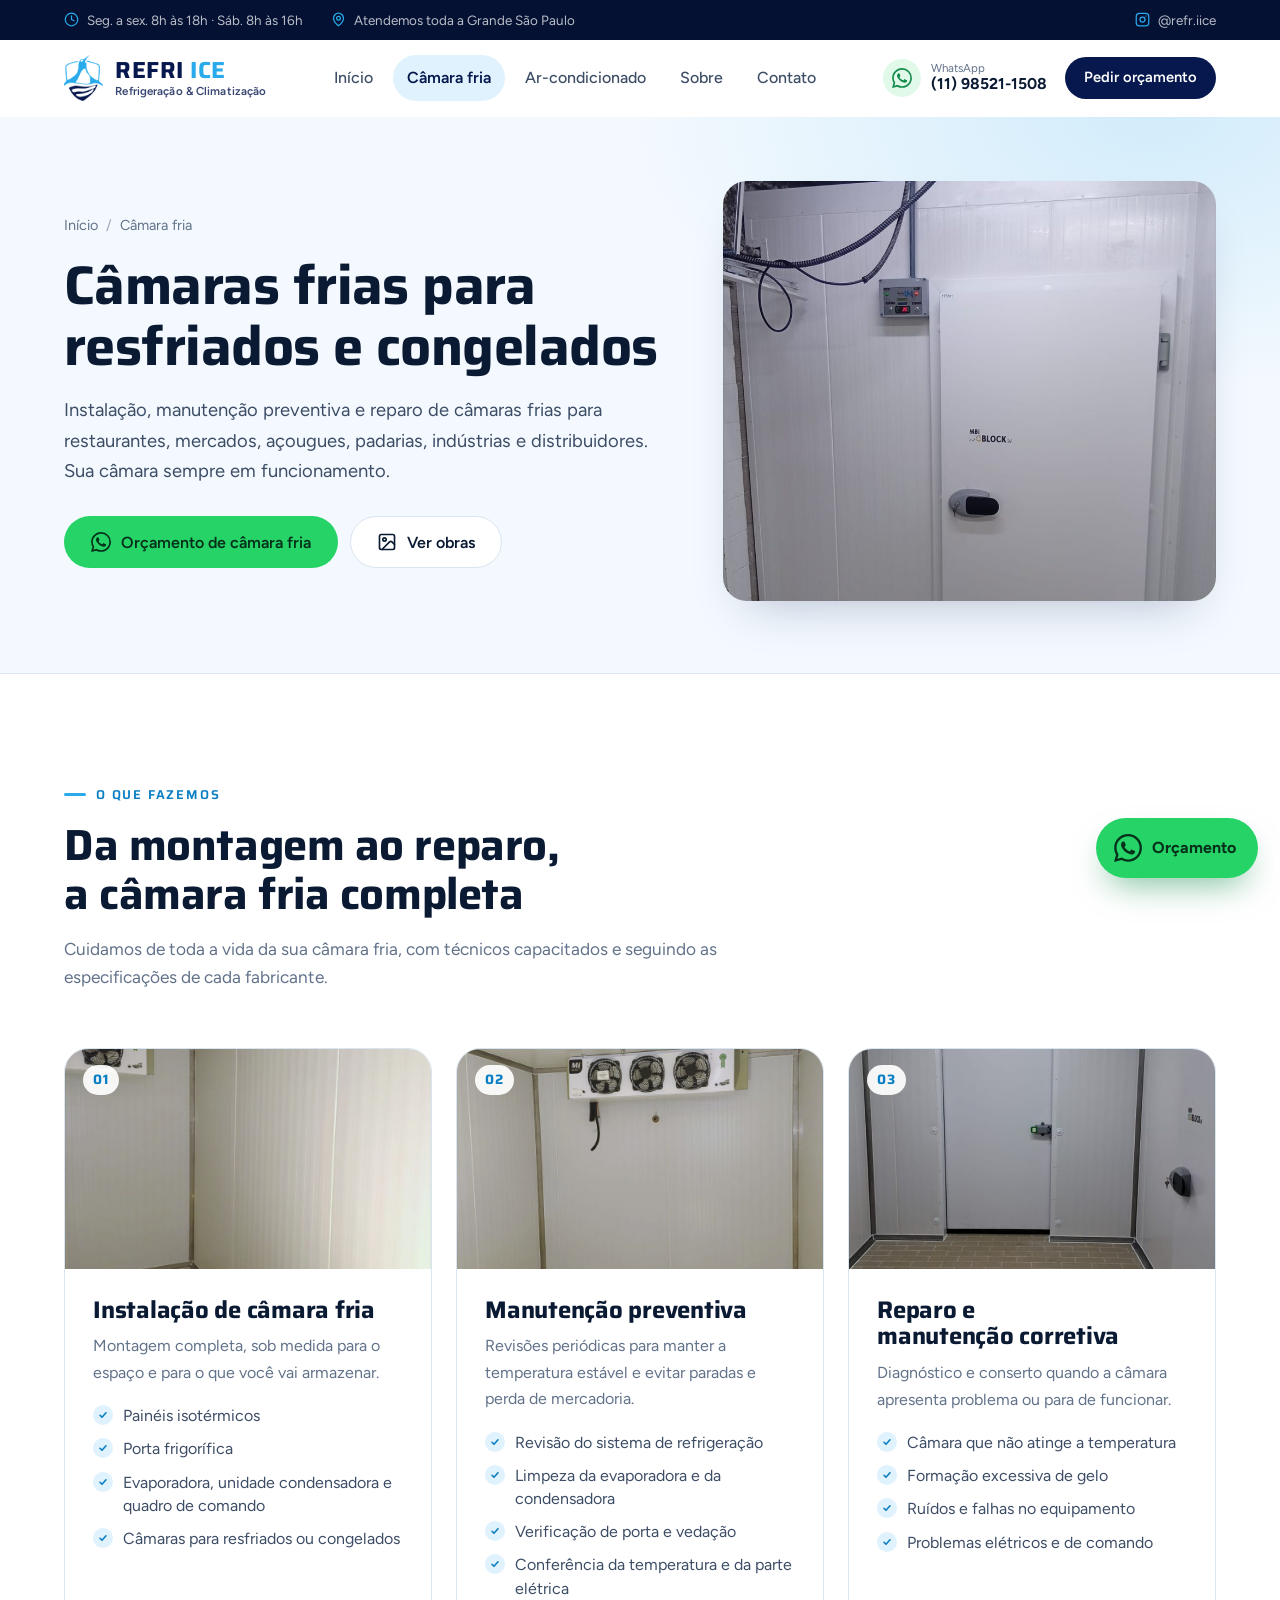
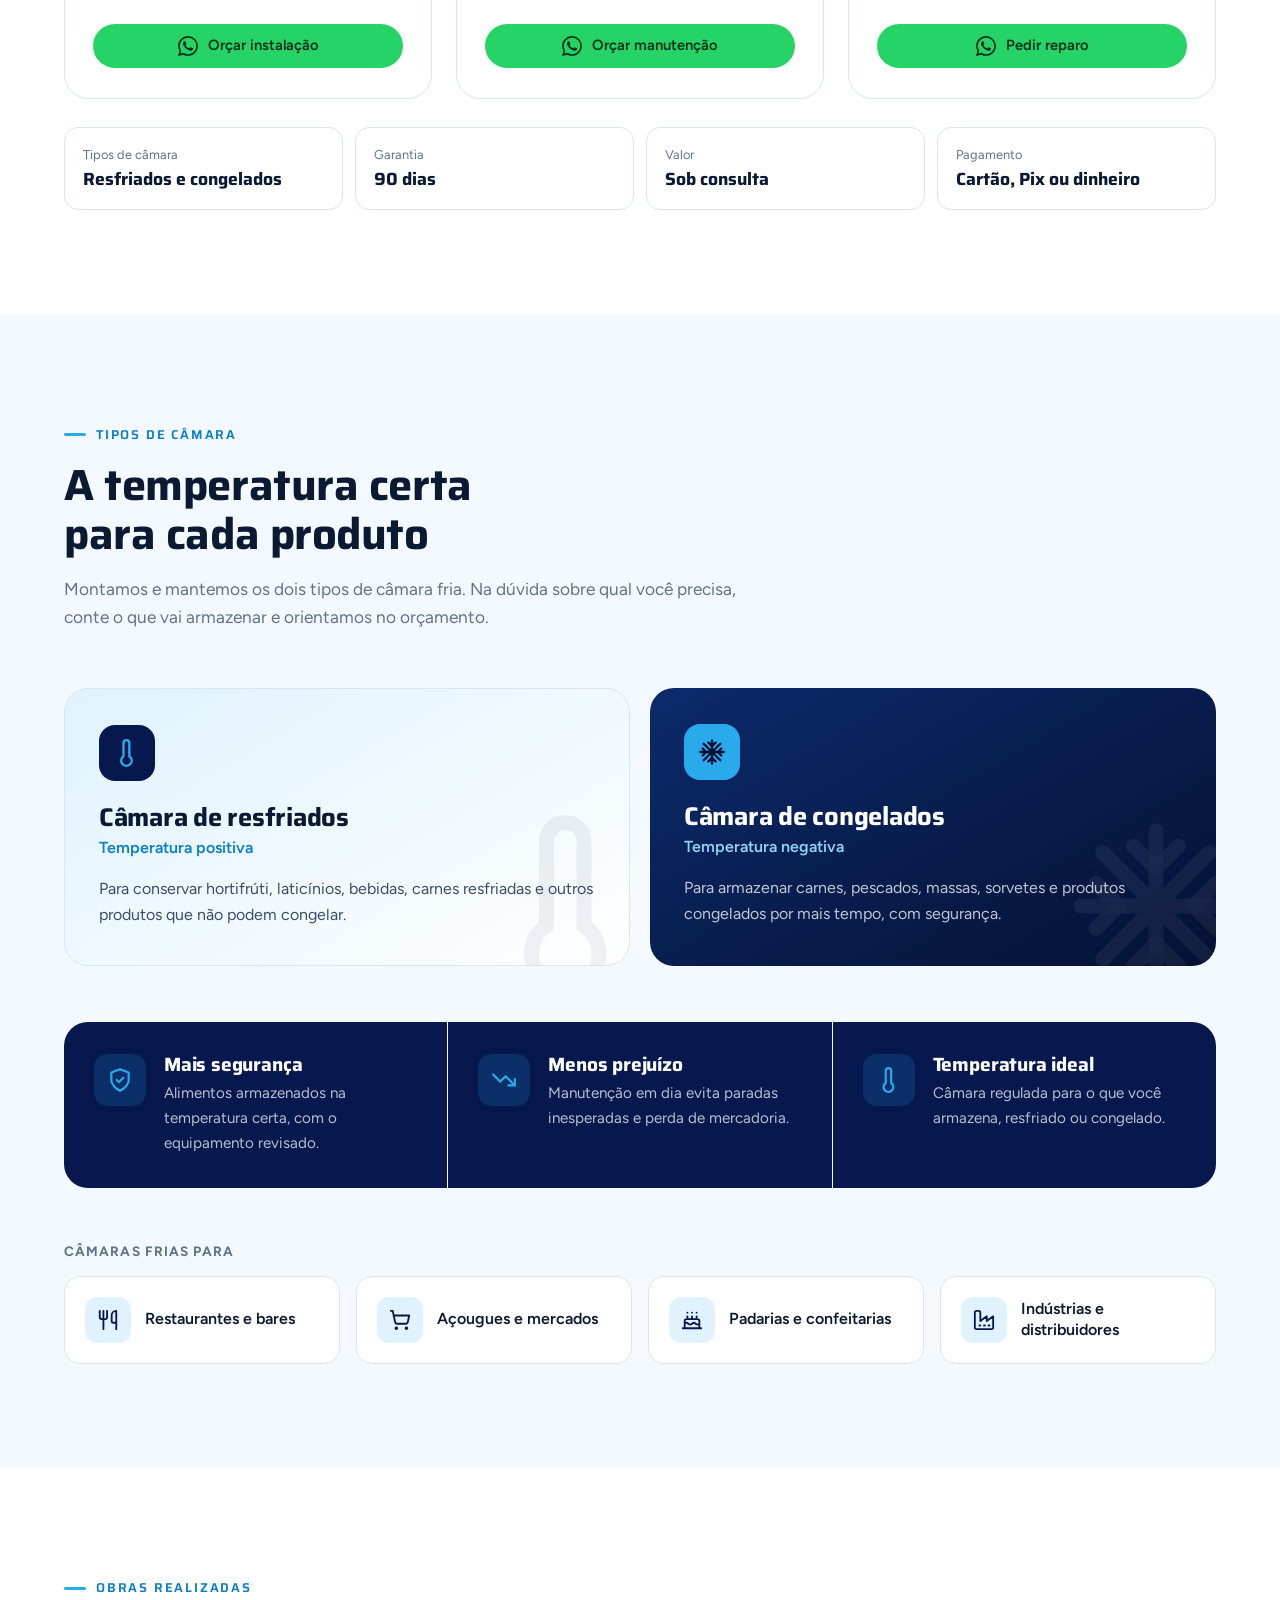
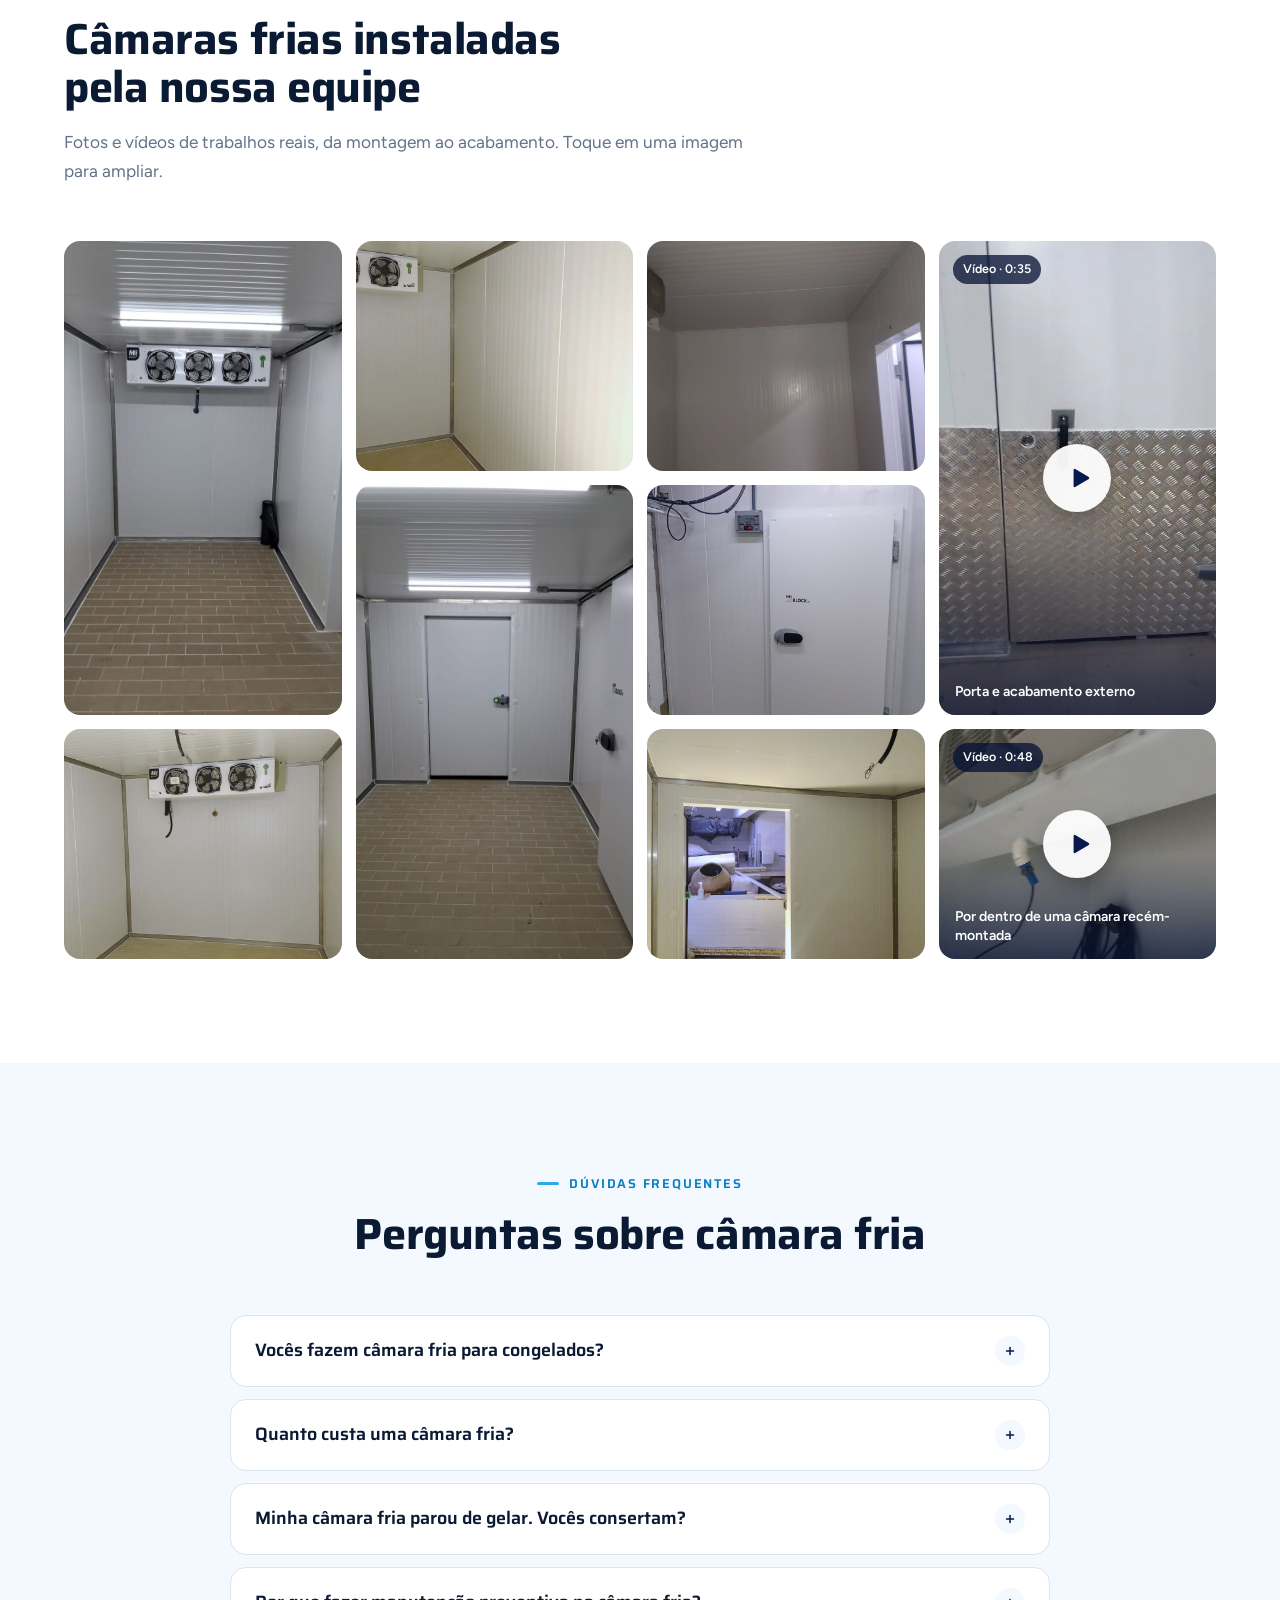
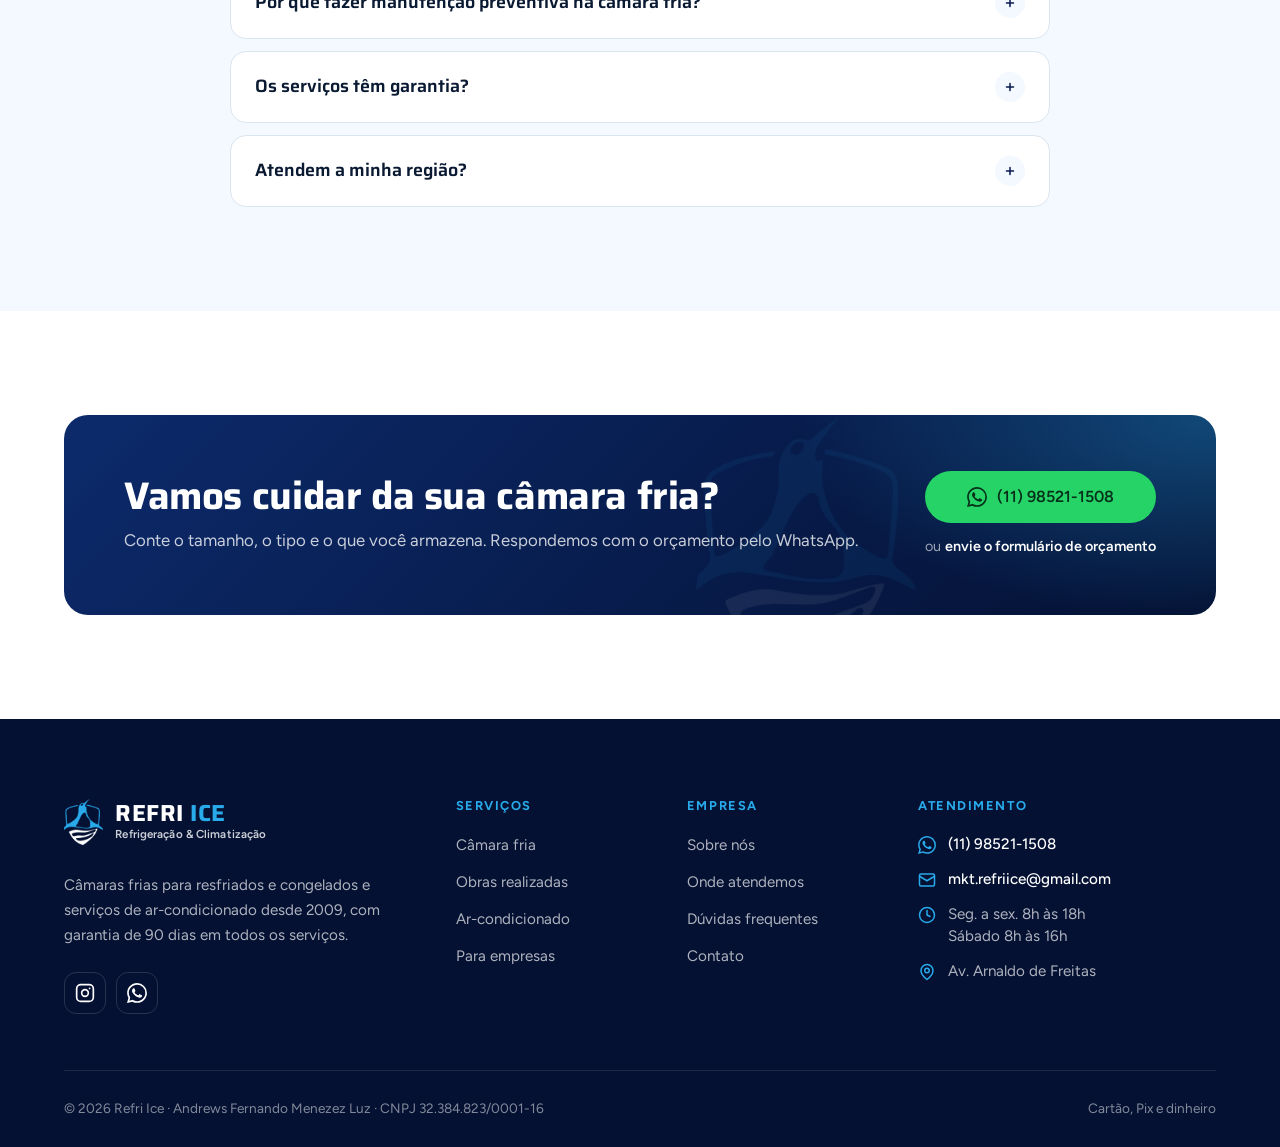
<file: camara-fria.html>
<!DOCTYPE html>
<html lang="pt-BR">

<head>
  <meta charset="UTF-8">
  <meta name="viewport" content="width=device-width, initial-scale=1.0">
  <title>Câmara Fria | Refri Ice — Instalação e Manutenção para Resfriados e Congelados</title>
  <meta name="description"
    content="Instalação, manutenção preventiva e reparo de câmaras frias para resfriados e congelados. Restaurantes, mercados, açougues, padarias, indústrias e distribuidores em toda a Grande São Paulo.">
  <meta name="theme-color" content="#06184e">
  <link rel="canonical" href="https://refri-ice.com.br/camara-fria.html">

  <meta property="og:type" content="website">
  <meta property="og:url" content="https://refri-ice.com.br/camara-fria.html">
  <meta property="og:locale" content="pt_BR">
  <meta property="og:title" content="Câmara Fria | Refri Ice — Instalação e Manutenção para Resfriados e Congelados">
  <meta property="og:description"
    content="Instalação, manutenção preventiva e reparo de câmaras frias para resfriados e congelados. Restaurantes, mercados, açougues, padarias, indústrias e distribuidores em toda a Grande São Paulo.">
  <meta property="og:image" content="https://refri-ice.com.br/img/og-refri-ice.jpg">
  <meta property="og:image:width" content="1200">
  <meta property="og:image:height" content="630">
  <meta property="og:image:alt" content="Refri Ice: câmaras frias e ar-condicionado na Grande São Paulo">
  <meta name="twitter:card" content="summary_large_image">

  <link rel="icon" href="img/favicon.png" type="image/png">
  <link rel="apple-touch-icon" href="img/apple-touch-icon.png">

  <link rel="preconnect" href="https://fonts.googleapis.com">
  <link rel="preconnect" href="https://fonts.gstatic.com" crossorigin>
  <link rel="stylesheet" href="css/style.css">
  <link rel="stylesheet" href="css/header.css">
  <link rel="stylesheet" href="css/components.css">
  <link rel="stylesheet" href="css/sections.css">
  <link rel="stylesheet" href="css/footer.css">
  <link rel="stylesheet" href="css/camara-fria.css">

  <script>document.documentElement.classList.add('js');</script>
</head>

<body>
  <!-- =========================================================
       ÍCONES (referenciados com <use href="#i-...">)
       ========================================================= -->
  <svg width="0" height="0" style="position:absolute" aria-hidden="true">
    <defs>
      <symbol id="i-wa" viewBox="0 0 24 24"><path fill="currentColor" d="M17.47 14.38c-.3-.15-1.76-.87-2.03-.97-.27-.1-.47-.15-.67.15-.2.3-.77.97-.94 1.16-.17.2-.35.22-.64.07-.3-.15-1.26-.46-2.39-1.47-.88-.79-1.48-1.76-1.65-2.06-.17-.3-.02-.46.13-.6.13-.14.3-.35.45-.52.15-.17.2-.3.3-.5.1-.2.05-.37-.03-.52-.07-.15-.67-1.61-.92-2.2-.24-.58-.49-.5-.67-.51h-.57c-.2 0-.52.07-.8.37-.27.3-1.04 1.02-1.04 2.48s1.07 2.88 1.21 3.07c.15.2 2.1 3.2 5.08 4.49.71.3 1.26.49 1.7.62.71.23 1.36.2 1.87.12.57-.08 1.76-.72 2-1.41.25-.7.25-1.29.18-1.41-.08-.13-.28-.2-.57-.35m-5.42 7.4h-.01a9.87 9.87 0 0 1-5.03-1.38l-.36-.21-3.74.98 1-3.65-.24-.37a9.86 9.86 0 0 1-1.51-5.26c0-5.45 4.44-9.88 9.89-9.88 2.64 0 5.12 1.03 6.99 2.9a9.83 9.83 0 0 1 2.89 6.99c0 5.45-4.44 9.88-9.88 9.88m8.41-18.3A11.82 11.82 0 0 0 12.05 0C5.5 0 .16 5.34.16 11.89c0 2.1.55 4.14 1.59 5.95L.06 24l6.3-1.65a11.88 11.88 0 0 0 5.68 1.45h.01c6.55 0 11.89-5.34 11.89-11.89a11.82 11.82 0 0 0-3.48-8.41Z"/></symbol>
      <symbol id="i-clock" viewBox="0 0 24 24" fill="none" stroke="currentColor" stroke-width="2" stroke-linecap="round" stroke-linejoin="round"><circle cx="12" cy="12" r="10"/><path d="M12 6v6l4 2"/></symbol>
      <symbol id="i-pin" viewBox="0 0 24 24" fill="none" stroke="currentColor" stroke-width="2" stroke-linecap="round" stroke-linejoin="round"><path d="M20 10c0 6-8 12-8 12s-8-6-8-12a8 8 0 0 1 16 0Z"/><circle cx="12" cy="10" r="3"/></symbol>
      <symbol id="i-insta" viewBox="0 0 24 24" fill="none" stroke="currentColor" stroke-width="2" stroke-linecap="round" stroke-linejoin="round"><rect x="2" y="2" width="20" height="20" rx="5"/><circle cx="12" cy="12" r="4"/><path d="M17.5 6.5h.01"/></symbol>
      <symbol id="i-shield" viewBox="0 0 24 24" fill="none" stroke="currentColor" stroke-width="2" stroke-linecap="round" stroke-linejoin="round"><path d="M12 22s8-4 8-10V5l-8-3-8 3v7c0 6 8 10 8 10Z"/><path d="m9 12 2 2 4-4"/></symbol>
      <symbol id="i-calendar" viewBox="0 0 24 24" fill="none" stroke="currentColor" stroke-width="2" stroke-linecap="round" stroke-linejoin="round"><rect x="3" y="4" width="18" height="18" rx="2"/><path d="M16 2v4M8 2v4M3 10h18"/></symbol>
      <symbol id="i-mail" viewBox="0 0 24 24" fill="none" stroke="currentColor" stroke-width="2" stroke-linecap="round" stroke-linejoin="round"><rect x="2" y="4" width="20" height="16" rx="2"/><path d="m22 7-10 6L2 7"/></symbol>
      <symbol id="i-card" viewBox="0 0 24 24" fill="none" stroke="currentColor" stroke-width="2" stroke-linecap="round" stroke-linejoin="round"><rect x="2" y="5" width="20" height="14" rx="2"/><path d="M2 10h20M6 15h4"/></symbol>
      <symbol id="i-award" viewBox="0 0 24 24" fill="none" stroke="currentColor" stroke-width="2" stroke-linecap="round" stroke-linejoin="round"><circle cx="12" cy="8" r="6"/><path d="M15.5 13.5 17 22l-5-3-5 3 1.5-8.5"/></symbol>
      <symbol id="i-layers" viewBox="0 0 24 24" fill="none" stroke="currentColor" stroke-width="2" stroke-linecap="round" stroke-linejoin="round"><path d="M12 2 2 7l10 5 10-5-10-5Z"/><path d="m2 17 10 5 10-5M2 12l10 5 10-5"/></symbol>
      <symbol id="i-book" viewBox="0 0 24 24" fill="none" stroke="currentColor" stroke-width="2" stroke-linecap="round" stroke-linejoin="round"><path d="M4 19.5A2.5 2.5 0 0 1 6.5 17H20V2H6.5A2.5 2.5 0 0 0 4 4.5v15Z"/><path d="M4 19.5A2.5 2.5 0 0 0 6.5 22H20v-5M9 7h7M9 11h5"/></symbol>
      <symbol id="i-helmet" viewBox="0 0 24 24" fill="none" stroke="currentColor" stroke-width="2" stroke-linecap="round" stroke-linejoin="round"><path d="M2 18h20v3H2z"/><path d="M4 18v-3a8 8 0 0 1 16 0v3"/><path d="M10 7.3V4h4v3.3"/></symbol>
      <symbol id="i-building" viewBox="0 0 24 24" fill="none" stroke="currentColor" stroke-width="2" stroke-linecap="round" stroke-linejoin="round"><path d="M3 21h18M5 21V4a1 1 0 0 1 1-1h12a1 1 0 0 1 1 1v17"/><path d="M9 7h2M13 7h2M9 11h2M13 11h2M9 15h2M13 15h2"/></symbol>
      <symbol id="i-wrench" viewBox="0 0 24 24" fill="none" stroke="currentColor" stroke-width="2" stroke-linecap="round" stroke-linejoin="round"><path d="M14.7 6.3a1 1 0 0 0 0 1.4l1.6 1.6a1 1 0 0 0 1.4 0l3.77-3.77a6 6 0 0 1-7.94 7.94l-6.91 6.91a2.12 2.12 0 0 1-3-3l6.91-6.91a6 6 0 0 1 7.94-7.94l-3.76 3.76Z"/></symbol>
      <symbol id="i-snow" viewBox="0 0 24 24" fill="none" stroke="currentColor" stroke-width="2" stroke-linecap="round" stroke-linejoin="round"><path d="M12 2v20M2 12h20M4.9 4.9l14.2 14.2M19.1 4.9 4.9 19.1"/><path d="m9 4 3 3 3-3M9 20l3-3 3 3M4 9l3 3-3 3M20 9l-3 3 3 3"/></symbol>
      <symbol id="i-thermo" viewBox="0 0 24 24" fill="none" stroke="currentColor" stroke-width="2" stroke-linecap="round" stroke-linejoin="round"><path d="M14 14.76V3.5a2.5 2.5 0 0 0-5 0v11.26a4.5 4.5 0 1 0 5 0Z"/></symbol>
      <symbol id="i-trend-down" viewBox="0 0 24 24" fill="none" stroke="currentColor" stroke-width="2" stroke-linecap="round" stroke-linejoin="round"><path d="m22 17-8.5-8.5-5 5L2 7"/><path d="M16 17h6v-6"/></symbol>
      <symbol id="i-utensils" viewBox="0 0 24 24" fill="none" stroke="currentColor" stroke-width="2" stroke-linecap="round" stroke-linejoin="round"><path d="M3 2v7c0 1.1.9 2 2 2h4a2 2 0 0 0 2-2V2M7 2v20M21 15V2a5 5 0 0 0-5 5v6c0 1.1.9 2 2 2h3Zm0 0v7"/></symbol>
      <symbol id="i-cart" viewBox="0 0 24 24" fill="none" stroke="currentColor" stroke-width="2" stroke-linecap="round" stroke-linejoin="round"><circle cx="8" cy="21" r="1"/><circle cx="19" cy="21" r="1"/><path d="M2.05 2.05h2l2.66 12.42a2 2 0 0 0 2 1.58h9.78a2 2 0 0 0 1.95-1.57l1.65-7.43H5.12"/></symbol>
      <symbol id="i-cake" viewBox="0 0 24 24" fill="none" stroke="currentColor" stroke-width="2" stroke-linecap="round" stroke-linejoin="round"><path d="M20 21v-8a2 2 0 0 0-2-2H6a2 2 0 0 0-2 2v8M4 16s.5-1 2-1 2.5 2 4 2 2.5-2 4-2 2.5 2 4 2 2-1 2-1M2 21h20M7 8v3M12 8v3M17 8v3M7 4h.01M12 4h.01M17 4h.01"/></symbol>
      <symbol id="i-factory" viewBox="0 0 24 24" fill="none" stroke="currentColor" stroke-width="2" stroke-linecap="round" stroke-linejoin="round"><path d="M2 20a2 2 0 0 0 2 2h16a2 2 0 0 0 2-2V8l-7 5V8l-7 5V4a2 2 0 0 0-2-2H4a2 2 0 0 0-2 2Z"/><path d="M17 18h1M12 18h1M7 18h1"/></symbol>
      <symbol id="i-play" viewBox="0 0 24 24"><path fill="currentColor" d="M7 4.5v15a1 1 0 0 0 1.5.86l12.5-7.5a1 1 0 0 0 0-1.72L8.5 3.64A1 1 0 0 0 7 4.5Z"/></symbol>
      <symbol id="i-image" viewBox="0 0 24 24" fill="none" stroke="currentColor" stroke-width="2" stroke-linecap="round" stroke-linejoin="round"><rect x="3" y="3" width="18" height="18" rx="2"/><circle cx="9" cy="9" r="2"/><path d="m21 15-3.1-3.1a2 2 0 0 0-2.8 0L6 21"/></symbol>
      <symbol id="i-x" viewBox="0 0 24 24" fill="none" stroke="currentColor" stroke-width="2.4" stroke-linecap="round"><path d="M18 6 6 18M6 6l12 12"/></symbol>
      <symbol id="i-chevron-left" viewBox="0 0 24 24" fill="none" stroke="currentColor" stroke-width="2.4" stroke-linecap="round" stroke-linejoin="round"><path d="m15 18-6-6 6-6"/></symbol>
      <symbol id="i-chevron-right" viewBox="0 0 24 24" fill="none" stroke="currentColor" stroke-width="2.4" stroke-linecap="round" stroke-linejoin="round"><path d="m9 18 6-6-6-6"/></symbol>
      <symbol id="i-gauge" viewBox="0 0 24 24" fill="none" stroke="currentColor" stroke-width="2" stroke-linecap="round" stroke-linejoin="round"><path d="M3.34 19a10 10 0 1 1 17.32 0"/><path d="m12 14 4-4"/><circle cx="12" cy="14" r="1.5"/></symbol>
      <symbol id="i-zap" viewBox="0 0 24 24" fill="none" stroke="currentColor" stroke-width="2" stroke-linecap="round" stroke-linejoin="round"><path d="M13 2 3 14h9l-1 8 10-12h-9l1-8Z"/></symbol>
      <symbol id="i-phone" viewBox="0 0 24 24" fill="none" stroke="currentColor" stroke-width="2" stroke-linecap="round" stroke-linejoin="round"><path d="M22 16.9v3a2 2 0 0 1-2.2 2 19.8 19.8 0 0 1-8.6-3.1 19.5 19.5 0 0 1-6-6A19.8 19.8 0 0 1 2.1 4.2 2 2 0 0 1 4.1 2h3a2 2 0 0 1 2 1.7c.1.9.4 1.8.7 2.7a2 2 0 0 1-.5 2.1L8 9.8a16 16 0 0 0 6 6l1.3-1.3a2 2 0 0 1 2.1-.4c.9.3 1.8.6 2.7.7a2 2 0 0 1 1.7 2Z"/></symbol>
    </defs>
  </svg>

  <a class="sr-only" href="#conteudo">Pular para o conteúdo</a>

  <!-- =========================================================
       BARRA SUPERIOR + CABEÇALHO
       ========================================================= -->
  <div class="topbar">
    <div class="container topbar__inner">
      <div class="topbar__group">
        <span class="topbar__item"><svg><use href="#i-clock"/></svg> Seg. a sex. 8h às 18h · Sáb. 8h às 16h</span>
        <span class="topbar__item topbar__hide-md"><svg><use href="#i-pin"/></svg> Atendemos toda a Grande São Paulo</span>
      </div>
      <div class="topbar__group">
        <a class="topbar__item" href="https://www.instagram.com/refr.iice/" target="_blank" rel="noopener"><svg><use href="#i-insta"/></svg> @refr.iice</a>
      </div>
    </div>
  </div>

  <header class="site-header">
    <div class="container site-header__inner">
      <a href="index.html" class="brand" aria-label="Refri Ice — página inicial">
        <img src="img/logo-mark.png" alt="" width="41" height="46">
        <span class="brand__text">
          <span class="brand__name">REFRI <span>ICE</span></span>
          <span class="brand__tag">Refrigeração &amp; Climatização</span>
        </span>
      </a>

      <nav class="main-nav" id="menu" aria-label="Navegação principal">
        <ul class="main-nav__list">
          <li><a href="index.html">Início</a></li>
          <li><a href="camara-fria.html">Câmara fria</a></li>
          <li><a href="servicos.html">Ar-condicionado</a></li>
          <li><a href="sobre.html">Sobre</a></li>
          <li><a href="contato.html">Contato</a></li>
        </ul>
        <a class="btn btn--whatsapp main-nav__cta" data-whatsapp
          href="https://wa.me/5511985211508?text=Ol%C3%A1%2C%20Refri%20Ice!%20Vim%20pelo%20site%20e%20gostaria%20de%20um%20or%C3%A7amento."
          target="_blank" rel="noopener"><svg><use href="#i-wa"/></svg> Chamar no WhatsApp</a>
      </nav>

      <div class="site-header__actions">
        <a class="header-phone" href="https://wa.me/5511985211508" target="_blank" rel="noopener">
          <span class="header-phone__icon"><svg><use href="#i-wa"/></svg></span>
          <span><small>WhatsApp</small><strong>(11) 98521-1508</strong></span>
        </a>
        <a href="contato.html" class="btn btn--primary btn--sm">Pedir orçamento</a>
        <button class="nav-toggle" type="button" aria-label="Abrir menu" aria-expanded="false" aria-controls="menu">
          <span></span><span></span><span></span>
        </button>
      </div>
    </div>
  </header>

  <main id="conteudo">
    <!-- =========================================================
         CABEÇALHO DA PÁGINA
         ========================================================= -->
    <section class="page-hero page-hero--split">
      <div class="container">
        <div>
          <ol class="breadcrumb">
            <li><a href="index.html">Início</a></li>
            <li aria-current="page">Câmara fria</li>
          </ol>
          <h1>Câmaras frias para resfriados e congelados</h1>
          <p>Instalação, manutenção preventiva e reparo de câmaras frias para restaurantes, mercados, açougues,
            padarias, indústrias e distribuidores. Sua câmara sempre em funcionamento.</p>
          <div class="hero__actions">
            <a class="btn btn--whatsapp" data-whatsapp
              href="https://wa.me/5511985211508?text=Ol%C3%A1%2C%20Refri%20Ice!%20Gostaria%20de%20um%20or%C3%A7amento%20de%20c%C3%A2mara%20fria."
              target="_blank" rel="noopener"><svg><use href="#i-wa"/></svg> Orçamento de câmara fria</a>
            <a class="btn btn--outline" href="#obras"><svg><use href="#i-image"/></svg> Ver obras</a>
          </div>
        </div>
        <figure class="page-hero__photo">
          <img src="img/obras/camara-03.jpg" width="903" height="1200" fetchpriority="high"
            alt="Porta frigorífica e quadro de comando de uma câmara fria instalada pela Refri Ice">
        </figure>
      </div>
    </section>

    <!-- =========================================================
         SERVIÇOS
         ========================================================= -->
    <section class="section" id="servicos">
      <div class="container">
        <div class="section-heading">
          <span class="eyebrow">O que fazemos</span>
          <h2>Da montagem ao reparo, a câmara fria completa</h2>
          <p>Cuidamos de toda a vida da sua câmara fria, com técnicos capacitados e seguindo as especificações de cada
            fabricante.</p>
        </div>

        <div class="service-grid">
          <article class="service-card reveal">
            <div class="service-card__photo">
              <span class="service-card__num">01</span>
              <img src="img/obras/camara-05.jpg" width="900" height="1200" loading="lazy"
                alt="Painéis isotérmicos montados, com evaporadora instalada no canto superior">
            </div>
            <div class="service-card__body">
              <h3>Instalação de câmara fria</h3>
              <p>Montagem completa, sob medida para o espaço e para o que você vai armazenar.</p>
              <ul class="check-list">
                <li>Painéis isotérmicos</li>
                <li>Porta frigorífica</li>
                <li>Evaporadora, unidade condensadora e quadro de comando</li>
                <li>Câmaras para resfriados ou congelados</li>
              </ul>
              <a class="btn btn--whatsapp btn--sm" data-whatsapp
                href="https://wa.me/5511985211508?text=Ol%C3%A1%2C%20Refri%20Ice!%20Gostaria%20de%20um%20or%C3%A7amento%20de%20instala%C3%A7%C3%A3o%20de%20c%C3%A2mara%20fria."
                target="_blank" rel="noopener"><svg><use href="#i-wa"/></svg> Orçar instalação</a>
            </div>
          </article>

          <article class="service-card reveal">
            <div class="service-card__photo">
              <span class="service-card__num">02</span>
              <img src="img/obras/camara-04.jpg" width="900" height="1200" loading="lazy"
                alt="Evaporadora de três ventiladores instalada no alto da parede de uma câmara fria">
            </div>
            <div class="service-card__body">
              <h3>Manutenção preventiva</h3>
              <p>Revisões periódicas para manter a temperatura estável e evitar paradas e perda de mercadoria.</p>
              <ul class="check-list">
                <li>Revisão do sistema de refrigeração</li>
                <li>Limpeza da evaporadora e da condensadora</li>
                <li>Verificação de porta e vedação</li>
                <li>Conferência da temperatura e da parte elétrica</li>
              </ul>
              <a class="btn btn--whatsapp btn--sm" data-whatsapp
                href="https://wa.me/5511985211508?text=Ol%C3%A1%2C%20Refri%20Ice!%20Gostaria%20de%20um%20or%C3%A7amento%20de%20manuten%C3%A7%C3%A3o%20preventiva%20de%20c%C3%A2mara%20fria."
                target="_blank" rel="noopener"><svg><use href="#i-wa"/></svg> Orçar manutenção</a>
            </div>
          </article>

          <article class="service-card reveal">
            <div class="service-card__photo">
              <span class="service-card__num">03</span>
              <img src="img/obras/camara-01.jpg" width="675" height="1200" loading="lazy"
                alt="Interior de câmara fria pronta, com piso cerâmico e iluminação, vista em direção à porta">
            </div>
            <div class="service-card__body">
              <h3>Reparo e manutenção corretiva</h3>
              <p>Diagnóstico e conserto quando a câmara apresenta problema ou para de funcionar.</p>
              <ul class="check-list">
                <li>Câmara que não atinge a temperatura</li>
                <li>Formação excessiva de gelo</li>
                <li>Ruídos e falhas no equipamento</li>
                <li>Problemas elétricos e de comando</li>
              </ul>
              <a class="btn btn--whatsapp btn--sm" data-whatsapp
                href="https://wa.me/5511985211508?text=Ol%C3%A1%2C%20Refri%20Ice!%20Minha%20c%C3%A2mara%20fria%20est%C3%A1%20com%20problema%20e%20preciso%20de%20um%20reparo."
                target="_blank" rel="noopener"><svg><use href="#i-wa"/></svg> Pedir reparo</a>
            </div>
          </article>
        </div>

        <div class="facts facts--wide">
          <div class="fact"><small>Tipos de câmara</small><strong>Resfriados e congelados</strong></div>
          <div class="fact"><small>Garantia</small><strong>90 dias</strong></div>
          <div class="fact"><small>Valor</small><strong>Sob consulta</strong></div>
          <div class="fact"><small>Pagamento</small><strong>Cartão, Pix ou dinheiro</strong></div>
        </div>
      </div>
    </section>

    <!-- =========================================================
         TIPOS DE CÂMARA
         ========================================================= -->
    <section class="section section--ice">
      <div class="container">
        <div class="section-heading">
          <span class="eyebrow">Tipos de câmara</span>
          <h2>A temperatura certa para cada produto</h2>
          <p>Montamos e mantemos os dois tipos de câmara fria. Na dúvida sobre qual você precisa, conte o que vai
            armazenar e orientamos no orçamento.</p>
        </div>

        <div class="cold-types">
          <article class="cold-type cold-type--chilled reveal">
            <span class="cold-type__icon"><svg><use href="#i-thermo"/></svg></span>
            <h3>Câmara de resfriados</h3>
            <span class="cold-type__tag">Temperatura positiva</span>
            <p>Para conservar hortifrúti, laticínios, bebidas, carnes resfriadas e outros produtos que não podem
              congelar.</p>
            <svg class="cold-type__bg" aria-hidden="true"><use href="#i-thermo"/></svg>
          </article>
          <article class="cold-type cold-type--frozen reveal">
            <span class="cold-type__icon"><svg><use href="#i-snow"/></svg></span>
            <h3>Câmara de congelados</h3>
            <span class="cold-type__tag">Temperatura negativa</span>
            <p>Para armazenar carnes, pescados, massas, sorvetes e produtos congelados por mais tempo, com segurança.</p>
            <svg class="cold-type__bg" aria-hidden="true"><use href="#i-snow"/></svg>
          </article>
        </div>

        <div class="benefits reveal">
          <div class="benefit">
            <span class="benefit__icon"><svg><use href="#i-shield"/></svg></span>
            <div>
              <h3>Mais segurança</h3>
              <p>Alimentos armazenados na temperatura certa, com o equipamento revisado.</p>
            </div>
          </div>
          <div class="benefit">
            <span class="benefit__icon"><svg><use href="#i-trend-down"/></svg></span>
            <div>
              <h3>Menos prejuízo</h3>
              <p>Manutenção em dia evita paradas inesperadas e perda de mercadoria.</p>
            </div>
          </div>
          <div class="benefit">
            <span class="benefit__icon"><svg><use href="#i-thermo"/></svg></span>
            <div>
              <h3>Temperatura ideal</h3>
              <p>Câmara regulada para o que você armazena, resfriado ou congelado.</p>
            </div>
          </div>
        </div>

        <h3 class="segments-title">Câmaras frias para</h3>
        <div class="segments">
          <div class="segment"><span class="segment__icon"><svg><use href="#i-utensils"/></svg></span>Restaurantes e bares</div>
          <div class="segment"><span class="segment__icon"><svg><use href="#i-cart"/></svg></span>Açougues e mercados</div>
          <div class="segment"><span class="segment__icon"><svg><use href="#i-cake"/></svg></span>Padarias e confeitarias</div>
          <div class="segment"><span class="segment__icon"><svg><use href="#i-factory"/></svg></span>Indústrias e distribuidores</div>
        </div>
      </div>
    </section>

    <!-- =========================================================
         OBRAS REALIZADAS
         ========================================================= -->
    <section class="section" id="obras">
      <div class="container">
        <div class="section-heading">
          <span class="eyebrow">Obras realizadas</span>
          <h2>Câmaras frias instaladas pela nossa equipe</h2>
          <p>Fotos e vídeos de trabalhos reais, da montagem ao acabamento. Toque em uma imagem para ampliar.</p>
        </div>

        <div class="gallery" data-gallery>
          <a class="gallery__item gallery__item--tall" href="img/obras/camara-02.jpg"
            data-caption="Câmara fria finalizada, com evaporadora instalada">
            <img src="img/obras/camara-02.jpg" width="675" height="1200" loading="lazy"
              alt="Câmara fria finalizada, com evaporadora instalada na parede do fundo">
            <span class="gallery__caption">Câmara fria finalizada, com evaporadora instalada</span>
          </a>
          <a class="gallery__item" href="img/obras/camara-05.jpg" data-caption="Montagem dos painéis isotérmicos">
            <img src="img/obras/camara-05.jpg" width="900" height="1200" loading="lazy"
              alt="Painéis isotérmicos montados, com evaporadora no canto superior">
            <span class="gallery__caption">Montagem dos painéis isotérmicos</span>
          </a>
          <a class="gallery__item" href="img/obras/camara-07.jpg" data-caption="Acabamento interno dos painéis">
            <img src="img/obras/camara-07.jpg" width="1200" height="1200" loading="lazy"
              alt="Canto interno da câmara fria com painéis brancos e batente da porta">
            <span class="gallery__caption">Acabamento interno dos painéis</span>
          </a>
          <a class="gallery__item gallery__item--tall gallery__item--video" href="video/camara-fria-porta.mp4" data-video
            data-poster="img/obras/video-porta.jpg" data-caption="Vídeo: porta e acabamento externo da câmara fria">
            <img src="img/obras/video-porta.jpg" width="478" height="850" loading="lazy"
              alt="Porta de câmara fria com proteção em chapa de alumínio na parte de baixo">
            <span class="gallery__badge">Vídeo · 0:35</span>
            <span class="gallery__play"><svg><use href="#i-play"/></svg></span>
            <span class="gallery__caption">Porta e acabamento externo</span>
          </a>
          <a class="gallery__item gallery__item--tall" href="img/obras/camara-01.jpg"
            data-caption="Câmara pronta, com piso e iluminação">
            <img src="img/obras/camara-01.jpg" width="675" height="1200" loading="lazy"
              alt="Interior de câmara fria pronta, com piso cerâmico e iluminação, vista em direção à porta">
            <span class="gallery__caption">Câmara pronta, com piso e iluminação</span>
          </a>
          <a class="gallery__item" href="img/obras/camara-03.jpg" data-caption="Porta frigorífica e quadro de comando">
            <img src="img/obras/camara-03.jpg" width="903" height="1200" loading="lazy"
              alt="Porta frigorífica branca e quadro de comando instalados na parte externa da câmara">
            <span class="gallery__caption">Porta frigorífica e quadro de comando</span>
          </a>
          <a class="gallery__item" href="img/obras/camara-04.jpg" data-caption="Evaporadora instalada durante a montagem">
            <img src="img/obras/camara-04.jpg" width="900" height="1200" loading="lazy"
              alt="Evaporadora de três ventiladores fixada no alto da parede, com a câmara ainda em montagem">
            <span class="gallery__caption">Evaporadora instalada durante a montagem</span>
          </a>
          <a class="gallery__item" href="img/obras/camara-06.jpg" data-caption="Câmara em montagem">
            <img src="img/obras/camara-06.jpg" width="900" height="1200" loading="lazy"
              alt="Câmara fria em montagem, com painéis instalados e a porta aberta para a área de obra">
            <span class="gallery__caption">Câmara em montagem</span>
          </a>
          <a class="gallery__item gallery__item--video" href="video/camara-fria-montagem.mp4" data-video
            data-poster="img/obras/video-montagem.jpg" data-caption="Vídeo: por dentro de uma câmara recém-montada">
            <img src="img/obras/video-montagem.jpg" width="478" height="850" loading="lazy"
              alt="Evaporadora instalada no teto de uma câmara fria recém-montada">
            <span class="gallery__badge">Vídeo · 0:48</span>
            <span class="gallery__play"><svg><use href="#i-play"/></svg></span>
            <span class="gallery__caption">Por dentro de uma câmara recém-montada</span>
          </a>
        </div>
      </div>
    </section>

    <!-- =========================================================
         DÚVIDAS SOBRE CÂMARA FRIA
         ========================================================= -->
    <section class="section section--ice">
      <div class="container">
        <div class="section-heading section-heading--center">
          <span class="eyebrow">Dúvidas frequentes</span>
          <h2>Perguntas sobre câmara fria</h2>
        </div>
        <div class="faq">
          <details>
            <summary>Vocês fazem câmara fria para congelados?</summary>
            <p>Sim. Instalamos e fazemos manutenção de câmaras frias para resfriados e para congelados, de acordo com o
              que o seu negócio armazena.</p>
          </details>
          <details>
            <summary>Quanto custa uma câmara fria?</summary>
            <p>O valor é sob consulta, porque depende do tamanho da câmara, da temperatura (resfriados ou congelados),
              do local e dos equipamentos. Mande essas informações pelo WhatsApp ou pelo formulário e preparamos o
              orçamento.</p>
          </details>
          <details>
            <summary>Minha câmara fria parou de gelar. Vocês consertam?</summary>
            <p>Sim. Fazemos manutenção corretiva e reparos: diagnóstico da falha e conserto do equipamento. Chame no
              WhatsApp e conte o que está acontecendo.</p>
          </details>
          <details>
            <summary>Por que fazer manutenção preventiva na câmara fria?</summary>
            <p>Porque uma câmara parada significa mercadoria em risco. A manutenção preventiva mantém a temperatura
              estável, reduz falhas inesperadas e ajuda o equipamento a durar mais.</p>
          </details>
          <details>
            <summary>Os serviços têm garantia?</summary>
            <p>Sim, todos os serviços têm garantia de 90 dias.</p>
          </details>
          <details>
            <summary>Atendem a minha região?</summary>
            <p>Atendemos toda a Grande São Paulo: a capital e as demais 38 cidades da Região Metropolitana. Consulte
              seu CEP na <a class="link-arrow" href="index.html#cobertura">página inicial</a> ou chame no WhatsApp.</p>
          </details>
        </div>
      </div>
    </section>

    <!-- =========================================================
         CTA FINAL
         ========================================================= -->
    <section class="section">
      <div class="container">
        <div class="cta-band reveal">
          <img class="cta-band__mark" src="img/logo-mark-light.png" alt="">
          <div>
            <h2>Vamos cuidar da sua câmara fria?</h2>
            <p>Conte o tamanho, o tipo e o que você armazena. Respondemos com o orçamento pelo WhatsApp.</p>
          </div>
          <div class="cta-band__actions">
            <a class="btn btn--whatsapp" data-whatsapp
              href="https://wa.me/5511985211508?text=Ol%C3%A1%2C%20Refri%20Ice!%20Gostaria%20de%20um%20or%C3%A7amento%20de%20c%C3%A2mara%20fria."
              target="_blank" rel="noopener"><svg><use href="#i-wa"/></svg> (11) 98521-1508</a>
            <span class="cta-band__alt">ou <a href="contato.html">envie o formulário de orçamento</a></span>
          </div>
        </div>
      </div>
    </section>
  </main>

  <!-- =========================================================
       RODAPÉ
       ========================================================= -->
  <footer class="site-footer">
    <div class="container">
      <div class="footer-grid">
        <div class="footer-about">
          <a href="index.html" class="brand brand--light" aria-label="Refri Ice — página inicial">
            <img src="img/logo-mark-light.png" alt="" width="41" height="46">
            <span class="brand__text">
              <span class="brand__name">REFRI <span>ICE</span></span>
              <span class="brand__tag">Refrigeração &amp; Climatização</span>
            </span>
          </a>
          <p>Câmaras frias para resfriados e congelados e serviços de ar-condicionado desde 2009, com garantia de 90
            dias em todos os serviços.</p>
          <div class="footer-social">
            <a href="https://www.instagram.com/refr.iice/" target="_blank" rel="noopener" aria-label="Instagram da Refri Ice"><svg><use href="#i-insta"/></svg></a>
            <a href="https://wa.me/5511985211508" target="_blank" rel="noopener" aria-label="WhatsApp da Refri Ice"><svg><use href="#i-wa"/></svg></a>
          </div>
        </div>

        <div class="footer-col">
          <h2>Serviços</h2>
          <ul>
            <li><a href="camara-fria.html">Câmara fria</a></li>
            <li><a href="camara-fria.html#obras">Obras realizadas</a></li>
            <li><a href="servicos.html">Ar-condicionado</a></li>
            <li><a href="servicos.html#empresas">Para empresas</a></li>
          </ul>
        </div>

        <div class="footer-col">
          <h2>Empresa</h2>
          <ul>
            <li><a href="sobre.html">Sobre nós</a></li>
            <li><a href="index.html#cobertura">Onde atendemos</a></li>
            <li><a href="index.html#duvidas">Dúvidas frequentes</a></li>
            <li><a href="contato.html">Contato</a></li>
          </ul>
        </div>

        <div class="footer-col">
          <h2>Atendimento</h2>
          <ul class="footer-contact">
            <li><svg><use href="#i-wa"/></svg><a href="https://wa.me/5511985211508" target="_blank" rel="noopener">(11) 98521-1508</a></li>
            <li><svg><use href="#i-mail"/></svg><a href="mailto:mkt.refriice@gmail.com">mkt.refriice@gmail.com</a></li>
            <li><svg><use href="#i-clock"/></svg><span>Seg. a sex. 8h às 18h<br>Sábado 8h às 16h</span></li>
            <li><svg><use href="#i-pin"/></svg><span>Av. Arnaldo de Freitas</span></li>
          </ul>
        </div>
      </div>

      <div class="footer-bottom">
        <span>© <span data-current-year>2026</span> Refri Ice · Andrews Fernando Menezez Luz · CNPJ 32.384.823/0001-16</span>
        <span>Cartão, Pix e dinheiro</span>
      </div>
    </div>
  </footer>

  <a class="wa-float" data-whatsapp
    href="https://wa.me/5511985211508?text=Ol%C3%A1%2C%20Refri%20Ice!%20Vim%20pelo%20site%20e%20gostaria%20de%20um%20or%C3%A7amento."
    target="_blank" rel="noopener" aria-label="Conversar no WhatsApp">
    <svg><use href="#i-wa"/></svg><span>Orçamento</span>
  </a>

  <script src="js/site-config.js"></script>
  <script src="js/menu.js"></script>
  <script src="js/script.js"></script>
  <script src="js/gallery.js"></script>
</body>

</html>
</file>
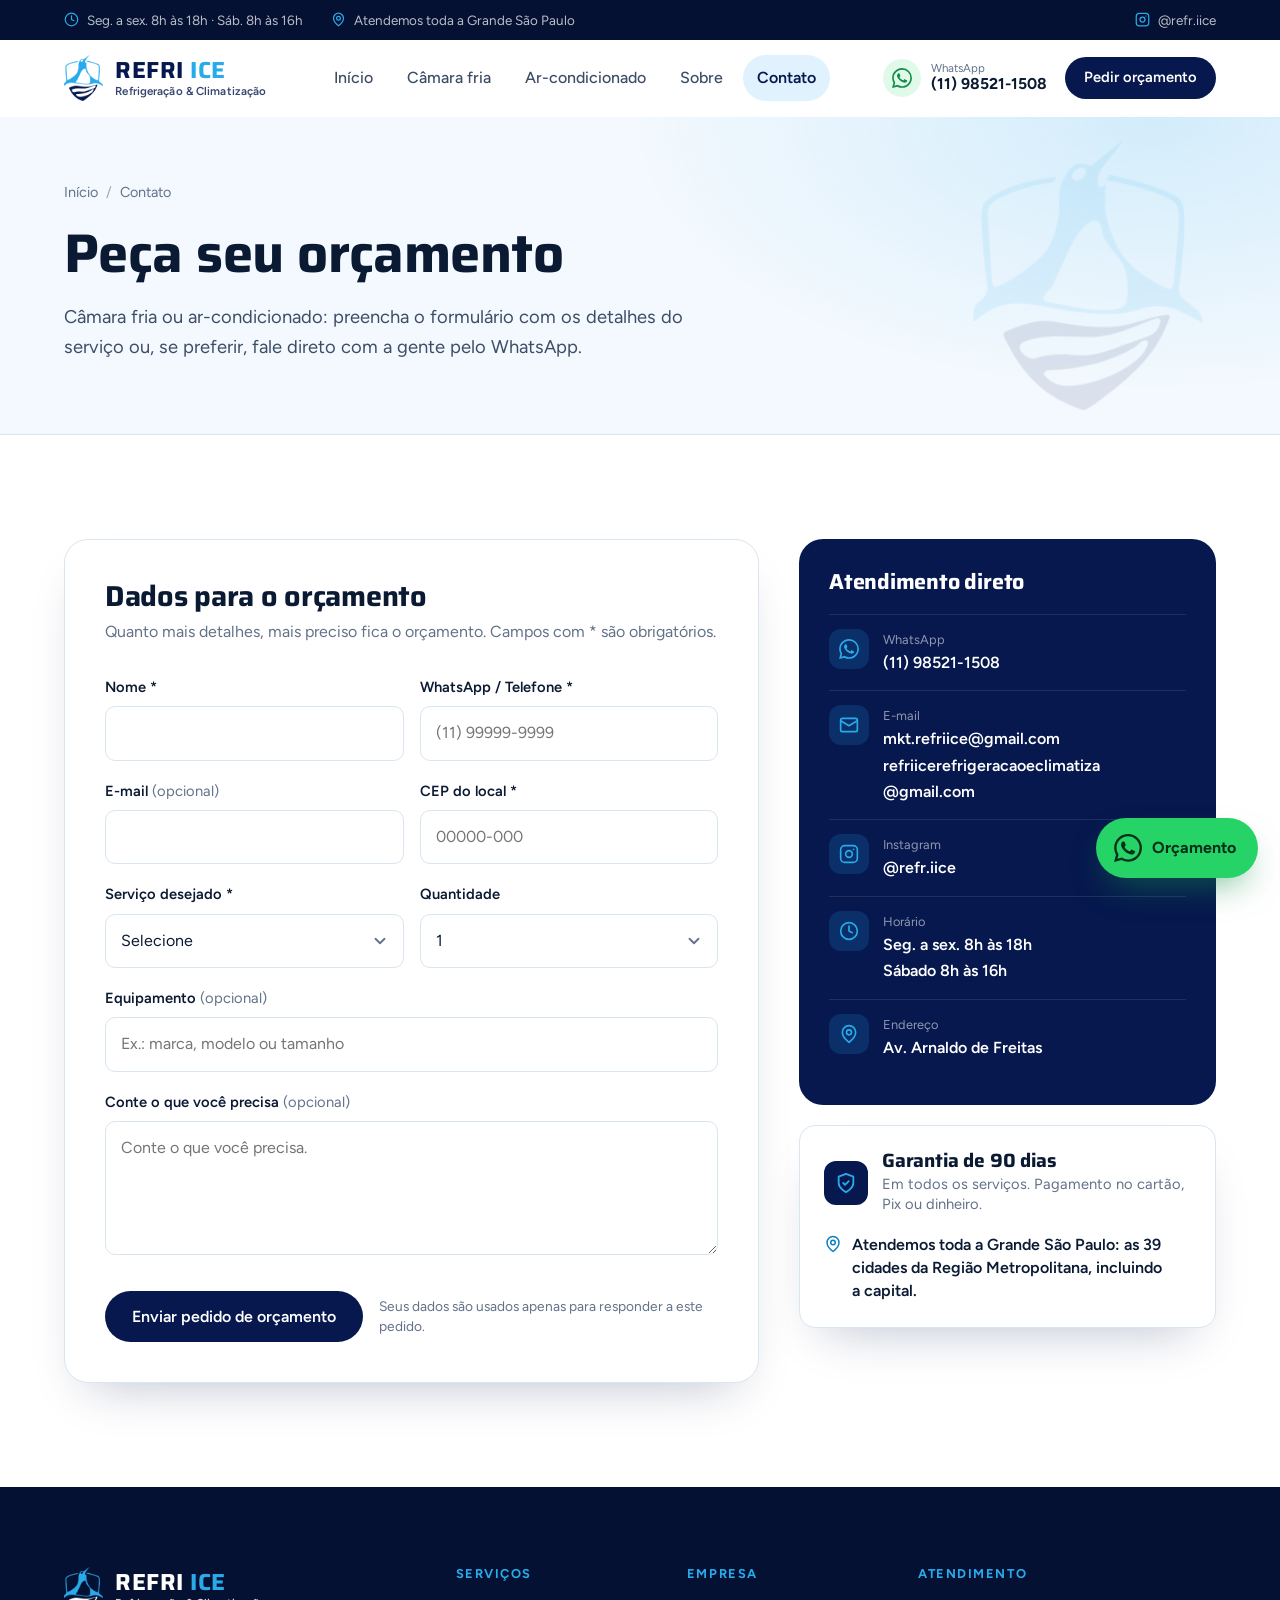
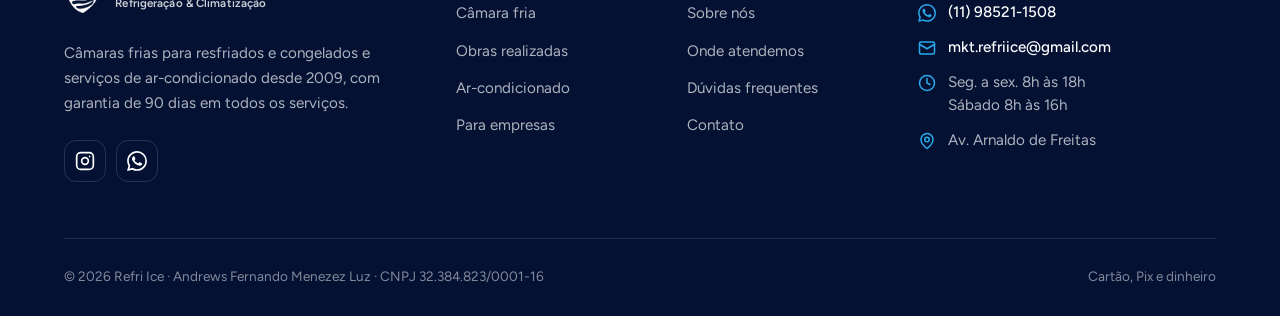
<file: contato.html>
<!DOCTYPE html>
<html lang="pt-BR">

<head>
  <meta charset="UTF-8">
  <meta name="viewport" content="width=device-width, initial-scale=1.0">
  <title>Contato e Orçamento | Refri Ice — Câmara Fria e Ar-Condicionado</title>
  <meta name="description"
    content="Peça seu orçamento de câmara fria ou ar-condicionado: instalação, manutenção e reparo. WhatsApp (11) 98521-1508. Seg. a sex. 8h às 18h, sáb. 8h às 16h.">
  <meta name="theme-color" content="#06184e">
  <link rel="canonical" href="https://refri-ice.com.br/contato.html">

  <meta property="og:type" content="website">
  <meta property="og:url" content="https://refri-ice.com.br/contato.html">
  <meta property="og:locale" content="pt_BR">
  <meta property="og:title" content="Contato e Orçamento | Refri Ice — Câmara Fria e Ar-Condicionado">
  <meta property="og:description"
    content="Peça seu orçamento de câmara fria ou ar-condicionado: instalação, manutenção e reparo. WhatsApp (11) 98521-1508. Seg. a sex. 8h às 18h, sáb. 8h às 16h.">
  <meta property="og:image" content="https://refri-ice.com.br/img/og-refri-ice.jpg">
  <meta property="og:image:width" content="1200">
  <meta property="og:image:height" content="630">
  <meta property="og:image:alt" content="Refri Ice: câmaras frias e ar-condicionado na Grande São Paulo">
  <meta name="twitter:card" content="summary_large_image">

  <link rel="icon" href="img/favicon.png" type="image/png">
  <link rel="apple-touch-icon" href="img/apple-touch-icon.png">

  <link rel="preconnect" href="https://fonts.googleapis.com">
  <link rel="preconnect" href="https://fonts.gstatic.com" crossorigin>
  <link rel="stylesheet" href="css/style.css">
  <link rel="stylesheet" href="css/header.css">
  <link rel="stylesheet" href="css/components.css">
  <link rel="stylesheet" href="css/sections.css">
  <link rel="stylesheet" href="css/footer.css">
  <link rel="stylesheet" href="css/camara-fria.css">

  <script>document.documentElement.classList.add('js');</script>
</head>

<body>
  <!-- =========================================================
       ÍCONES (referenciados com <use href="#i-...">)
       ========================================================= -->
  <svg width="0" height="0" style="position:absolute" aria-hidden="true">
    <defs>
      <symbol id="i-wa" viewBox="0 0 24 24"><path fill="currentColor" d="M17.47 14.38c-.3-.15-1.76-.87-2.03-.97-.27-.1-.47-.15-.67.15-.2.3-.77.97-.94 1.16-.17.2-.35.22-.64.07-.3-.15-1.26-.46-2.39-1.47-.88-.79-1.48-1.76-1.65-2.06-.17-.3-.02-.46.13-.6.13-.14.3-.35.45-.52.15-.17.2-.3.3-.5.1-.2.05-.37-.03-.52-.07-.15-.67-1.61-.92-2.2-.24-.58-.49-.5-.67-.51h-.57c-.2 0-.52.07-.8.37-.27.3-1.04 1.02-1.04 2.48s1.07 2.88 1.21 3.07c.15.2 2.1 3.2 5.08 4.49.71.3 1.26.49 1.7.62.71.23 1.36.2 1.87.12.57-.08 1.76-.72 2-1.41.25-.7.25-1.29.18-1.41-.08-.13-.28-.2-.57-.35m-5.42 7.4h-.01a9.87 9.87 0 0 1-5.03-1.38l-.36-.21-3.74.98 1-3.65-.24-.37a9.86 9.86 0 0 1-1.51-5.26c0-5.45 4.44-9.88 9.89-9.88 2.64 0 5.12 1.03 6.99 2.9a9.83 9.83 0 0 1 2.89 6.99c0 5.45-4.44 9.88-9.88 9.88m8.41-18.3A11.82 11.82 0 0 0 12.05 0C5.5 0 .16 5.34.16 11.89c0 2.1.55 4.14 1.59 5.95L.06 24l6.3-1.65a11.88 11.88 0 0 0 5.68 1.45h.01c6.55 0 11.89-5.34 11.89-11.89a11.82 11.82 0 0 0-3.48-8.41Z"/></symbol>
      <symbol id="i-clock" viewBox="0 0 24 24" fill="none" stroke="currentColor" stroke-width="2" stroke-linecap="round" stroke-linejoin="round"><circle cx="12" cy="12" r="10"/><path d="M12 6v6l4 2"/></symbol>
      <symbol id="i-pin" viewBox="0 0 24 24" fill="none" stroke="currentColor" stroke-width="2" stroke-linecap="round" stroke-linejoin="round"><path d="M20 10c0 6-8 12-8 12s-8-6-8-12a8 8 0 0 1 16 0Z"/><circle cx="12" cy="10" r="3"/></symbol>
      <symbol id="i-insta" viewBox="0 0 24 24" fill="none" stroke="currentColor" stroke-width="2" stroke-linecap="round" stroke-linejoin="round"><rect x="2" y="2" width="20" height="20" rx="5"/><circle cx="12" cy="12" r="4"/><path d="M17.5 6.5h.01"/></symbol>
      <symbol id="i-shield" viewBox="0 0 24 24" fill="none" stroke="currentColor" stroke-width="2" stroke-linecap="round" stroke-linejoin="round"><path d="M12 22s8-4 8-10V5l-8-3-8 3v7c0 6 8 10 8 10Z"/><path d="m9 12 2 2 4-4"/></symbol>
      <symbol id="i-calendar" viewBox="0 0 24 24" fill="none" stroke="currentColor" stroke-width="2" stroke-linecap="round" stroke-linejoin="round"><rect x="3" y="4" width="18" height="18" rx="2"/><path d="M16 2v4M8 2v4M3 10h18"/></symbol>
      <symbol id="i-mail" viewBox="0 0 24 24" fill="none" stroke="currentColor" stroke-width="2" stroke-linecap="round" stroke-linejoin="round"><rect x="2" y="4" width="20" height="16" rx="2"/><path d="m22 7-10 6L2 7"/></symbol>
      <symbol id="i-card" viewBox="0 0 24 24" fill="none" stroke="currentColor" stroke-width="2" stroke-linecap="round" stroke-linejoin="round"><rect x="2" y="5" width="20" height="14" rx="2"/><path d="M2 10h20M6 15h4"/></symbol>
      <symbol id="i-award" viewBox="0 0 24 24" fill="none" stroke="currentColor" stroke-width="2" stroke-linecap="round" stroke-linejoin="round"><circle cx="12" cy="8" r="6"/><path d="M15.5 13.5 17 22l-5-3-5 3 1.5-8.5"/></symbol>
      <symbol id="i-layers" viewBox="0 0 24 24" fill="none" stroke="currentColor" stroke-width="2" stroke-linecap="round" stroke-linejoin="round"><path d="M12 2 2 7l10 5 10-5-10-5Z"/><path d="m2 17 10 5 10-5M2 12l10 5 10-5"/></symbol>
      <symbol id="i-book" viewBox="0 0 24 24" fill="none" stroke="currentColor" stroke-width="2" stroke-linecap="round" stroke-linejoin="round"><path d="M4 19.5A2.5 2.5 0 0 1 6.5 17H20V2H6.5A2.5 2.5 0 0 0 4 4.5v15Z"/><path d="M4 19.5A2.5 2.5 0 0 0 6.5 22H20v-5M9 7h7M9 11h5"/></symbol>
      <symbol id="i-helmet" viewBox="0 0 24 24" fill="none" stroke="currentColor" stroke-width="2" stroke-linecap="round" stroke-linejoin="round"><path d="M2 18h20v3H2z"/><path d="M4 18v-3a8 8 0 0 1 16 0v3"/><path d="M10 7.3V4h4v3.3"/></symbol>
      <symbol id="i-building" viewBox="0 0 24 24" fill="none" stroke="currentColor" stroke-width="2" stroke-linecap="round" stroke-linejoin="round"><path d="M3 21h18M5 21V4a1 1 0 0 1 1-1h12a1 1 0 0 1 1 1v17"/><path d="M9 7h2M13 7h2M9 11h2M13 11h2M9 15h2M13 15h2"/></symbol>
      <symbol id="i-wrench" viewBox="0 0 24 24" fill="none" stroke="currentColor" stroke-width="2" stroke-linecap="round" stroke-linejoin="round"><path d="M14.7 6.3a1 1 0 0 0 0 1.4l1.6 1.6a1 1 0 0 0 1.4 0l3.77-3.77a6 6 0 0 1-7.94 7.94l-6.91 6.91a2.12 2.12 0 0 1-3-3l6.91-6.91a6 6 0 0 1 7.94-7.94l-3.76 3.76Z"/></symbol>
      <symbol id="i-snow" viewBox="0 0 24 24" fill="none" stroke="currentColor" stroke-width="2" stroke-linecap="round" stroke-linejoin="round"><path d="M12 2v20M2 12h20M4.9 4.9l14.2 14.2M19.1 4.9 4.9 19.1"/><path d="m9 4 3 3 3-3M9 20l3-3 3 3M4 9l3 3-3 3M20 9l-3 3 3 3"/></symbol>
      <symbol id="i-thermo" viewBox="0 0 24 24" fill="none" stroke="currentColor" stroke-width="2" stroke-linecap="round" stroke-linejoin="round"><path d="M14 14.76V3.5a2.5 2.5 0 0 0-5 0v11.26a4.5 4.5 0 1 0 5 0Z"/></symbol>
      <symbol id="i-trend-down" viewBox="0 0 24 24" fill="none" stroke="currentColor" stroke-width="2" stroke-linecap="round" stroke-linejoin="round"><path d="m22 17-8.5-8.5-5 5L2 7"/><path d="M16 17h6v-6"/></symbol>
      <symbol id="i-utensils" viewBox="0 0 24 24" fill="none" stroke="currentColor" stroke-width="2" stroke-linecap="round" stroke-linejoin="round"><path d="M3 2v7c0 1.1.9 2 2 2h4a2 2 0 0 0 2-2V2M7 2v20M21 15V2a5 5 0 0 0-5 5v6c0 1.1.9 2 2 2h3Zm0 0v7"/></symbol>
      <symbol id="i-cart" viewBox="0 0 24 24" fill="none" stroke="currentColor" stroke-width="2" stroke-linecap="round" stroke-linejoin="round"><circle cx="8" cy="21" r="1"/><circle cx="19" cy="21" r="1"/><path d="M2.05 2.05h2l2.66 12.42a2 2 0 0 0 2 1.58h9.78a2 2 0 0 0 1.95-1.57l1.65-7.43H5.12"/></symbol>
      <symbol id="i-cake" viewBox="0 0 24 24" fill="none" stroke="currentColor" stroke-width="2" stroke-linecap="round" stroke-linejoin="round"><path d="M20 21v-8a2 2 0 0 0-2-2H6a2 2 0 0 0-2 2v8M4 16s.5-1 2-1 2.5 2 4 2 2.5-2 4-2 2.5 2 4 2 2-1 2-1M2 21h20M7 8v3M12 8v3M17 8v3M7 4h.01M12 4h.01M17 4h.01"/></symbol>
      <symbol id="i-factory" viewBox="0 0 24 24" fill="none" stroke="currentColor" stroke-width="2" stroke-linecap="round" stroke-linejoin="round"><path d="M2 20a2 2 0 0 0 2 2h16a2 2 0 0 0 2-2V8l-7 5V8l-7 5V4a2 2 0 0 0-2-2H4a2 2 0 0 0-2 2Z"/><path d="M17 18h1M12 18h1M7 18h1"/></symbol>
      <symbol id="i-play" viewBox="0 0 24 24"><path fill="currentColor" d="M7 4.5v15a1 1 0 0 0 1.5.86l12.5-7.5a1 1 0 0 0 0-1.72L8.5 3.64A1 1 0 0 0 7 4.5Z"/></symbol>
      <symbol id="i-image" viewBox="0 0 24 24" fill="none" stroke="currentColor" stroke-width="2" stroke-linecap="round" stroke-linejoin="round"><rect x="3" y="3" width="18" height="18" rx="2"/><circle cx="9" cy="9" r="2"/><path d="m21 15-3.1-3.1a2 2 0 0 0-2.8 0L6 21"/></symbol>
      <symbol id="i-x" viewBox="0 0 24 24" fill="none" stroke="currentColor" stroke-width="2.4" stroke-linecap="round"><path d="M18 6 6 18M6 6l12 12"/></symbol>
      <symbol id="i-chevron-left" viewBox="0 0 24 24" fill="none" stroke="currentColor" stroke-width="2.4" stroke-linecap="round" stroke-linejoin="round"><path d="m15 18-6-6 6-6"/></symbol>
      <symbol id="i-chevron-right" viewBox="0 0 24 24" fill="none" stroke="currentColor" stroke-width="2.4" stroke-linecap="round" stroke-linejoin="round"><path d="m9 18 6-6-6-6"/></symbol>
      <symbol id="i-gauge" viewBox="0 0 24 24" fill="none" stroke="currentColor" stroke-width="2" stroke-linecap="round" stroke-linejoin="round"><path d="M3.34 19a10 10 0 1 1 17.32 0"/><path d="m12 14 4-4"/><circle cx="12" cy="14" r="1.5"/></symbol>
      <symbol id="i-zap" viewBox="0 0 24 24" fill="none" stroke="currentColor" stroke-width="2" stroke-linecap="round" stroke-linejoin="round"><path d="M13 2 3 14h9l-1 8 10-12h-9l1-8Z"/></symbol>
      <symbol id="i-phone" viewBox="0 0 24 24" fill="none" stroke="currentColor" stroke-width="2" stroke-linecap="round" stroke-linejoin="round"><path d="M22 16.9v3a2 2 0 0 1-2.2 2 19.8 19.8 0 0 1-8.6-3.1 19.5 19.5 0 0 1-6-6A19.8 19.8 0 0 1 2.1 4.2 2 2 0 0 1 4.1 2h3a2 2 0 0 1 2 1.7c.1.9.4 1.8.7 2.7a2 2 0 0 1-.5 2.1L8 9.8a16 16 0 0 0 6 6l1.3-1.3a2 2 0 0 1 2.1-.4c.9.3 1.8.6 2.7.7a2 2 0 0 1 1.7 2Z"/></symbol>
    </defs>
  </svg>

  <a class="sr-only" href="#conteudo">Pular para o conteúdo</a>

  <!-- =========================================================
       BARRA SUPERIOR + CABEÇALHO
       ========================================================= -->
  <div class="topbar">
    <div class="container topbar__inner">
      <div class="topbar__group">
        <span class="topbar__item"><svg><use href="#i-clock"/></svg> Seg. a sex. 8h às 18h · Sáb. 8h às 16h</span>
        <span class="topbar__item topbar__hide-md"><svg><use href="#i-pin"/></svg> Atendemos toda a Grande São Paulo</span>
      </div>
      <div class="topbar__group">
        <a class="topbar__item" href="https://www.instagram.com/refr.iice/" target="_blank" rel="noopener"><svg><use href="#i-insta"/></svg> @refr.iice</a>
      </div>
    </div>
  </div>

  <header class="site-header">
    <div class="container site-header__inner">
      <a href="index.html" class="brand" aria-label="Refri Ice — página inicial">
        <img src="img/logo-mark.png" alt="" width="41" height="46">
        <span class="brand__text">
          <span class="brand__name">REFRI <span>ICE</span></span>
          <span class="brand__tag">Refrigeração &amp; Climatização</span>
        </span>
      </a>

      <nav class="main-nav" id="menu" aria-label="Navegação principal">
        <ul class="main-nav__list">
          <li><a href="index.html">Início</a></li>
          <li><a href="camara-fria.html">Câmara fria</a></li>
          <li><a href="servicos.html">Ar-condicionado</a></li>
          <li><a href="sobre.html">Sobre</a></li>
          <li><a href="contato.html">Contato</a></li>
        </ul>
        <a class="btn btn--whatsapp main-nav__cta" data-whatsapp
          href="https://wa.me/5511985211508?text=Ol%C3%A1%2C%20Refri%20Ice!%20Vim%20pelo%20site%20e%20gostaria%20de%20um%20or%C3%A7amento."
          target="_blank" rel="noopener"><svg><use href="#i-wa"/></svg> Chamar no WhatsApp</a>
      </nav>

      <div class="site-header__actions">
        <a class="header-phone" href="https://wa.me/5511985211508" target="_blank" rel="noopener">
          <span class="header-phone__icon"><svg><use href="#i-wa"/></svg></span>
          <span><small>WhatsApp</small><strong>(11) 98521-1508</strong></span>
        </a>
        <a href="contato.html" class="btn btn--primary btn--sm">Pedir orçamento</a>
        <button class="nav-toggle" type="button" aria-label="Abrir menu" aria-expanded="false" aria-controls="menu">
          <span></span><span></span><span></span>
        </button>
      </div>
    </div>
  </header>

  <main id="conteudo">
    <!-- =========================================================
         CABEÇALHO DA PÁGINA
         ========================================================= -->
    <section class="page-hero">
      <img class="page-hero__mark" src="img/logo-mark.png" alt="">
      <div class="container">
        <ol class="breadcrumb">
          <li><a href="index.html">Início</a></li>
          <li aria-current="page">Contato</li>
        </ol>
        <h1>Peça seu orçamento</h1>
        <p>Câmara fria ou ar-condicionado: preencha o formulário com os detalhes do serviço ou, se preferir, fale direto
          com a gente pelo WhatsApp.</p>
      </div>
    </section>

    <section class="section">
      <div class="container contact-layout">

        <!-- =========================================================
             FORMULÁRIO DE ORÇAMENTO
             ========================================================= -->
        <div class="form-card">
          <h2>Dados para o orçamento</h2>
          <p class="form-card__intro">Quanto mais detalhes, mais preciso fica o orçamento. Campos com * são obrigatórios.</p>

          <form data-contact-form novalidate>
            <div class="form-grid">
              <div class="field">
                <label for="nome">Nome *</label>
                <input type="text" id="nome" name="nome" autocomplete="name" required>
              </div>
              <div class="field">
                <label for="telefone">WhatsApp / Telefone *</label>
                <input type="tel" id="telefone" name="telefone" autocomplete="tel-national" inputmode="tel"
                  placeholder="(11) 99999-9999" maxlength="15" required>
              </div>

              <div class="field">
                <label for="email">E-mail <span>(opcional)</span></label>
                <input type="email" id="email" name="email" autocomplete="email">
              </div>
              <div class="field">
                <label for="cep">CEP do local *</label>
                <input type="text" id="cep" name="cep" autocomplete="postal-code" inputmode="numeric"
                  placeholder="00000-000" maxlength="9" required aria-describedby="cep-hint">
                <span class="field__hint" id="cep-hint" data-cep-hint aria-live="polite"></span>
              </div>

              <div class="field">
                <label for="servico">Serviço desejado *</label>
                <select id="servico" name="servico" required>
                  <option value="">Selecione</option>
                  <optgroup label="Câmara fria">
                    <option data-tipo="camara">Câmara fria — instalação</option>
                    <option data-tipo="camara">Câmara fria — manutenção preventiva</option>
                    <option data-tipo="camara">Câmara fria — reparo / corretiva</option>
                  </optgroup>
                  <optgroup label="Ar-condicionado">
                    <option data-tipo="ar">Ar-condicionado — instalação</option>
                    <option data-tipo="ar">Ar-condicionado — manutenção preventiva</option>
                    <option data-tipo="ar">Ar-condicionado — conserto / corretiva</option>
                    <option data-tipo="ar">Ar-condicionado — higienização</option>
                    <option data-tipo="ar">Ar-condicionado — recarga de gás</option>
                    <option data-tipo="ar">Ar-condicionado — desinstalação</option>
                  </optgroup>
                  <optgroup label="Outros">
                    <option>Contrato de manutenção para empresa</option>
                    <option>Outro</option>
                  </optgroup>
                </select>
              </div>
              <div class="field">
                <label for="quantidade" data-quantidade-label>Quantidade</label>
                <select id="quantidade" name="quantidade">
                  <option>1</option>
                  <option>2</option>
                  <option>3</option>
                  <option>4</option>
                  <option>5 ou mais</option>
                </select>
              </div>

              <fieldset class="field field--full" data-grupo="camara" hidden>
                <legend>Tipo de câmara</legend>
                <div class="option-group">
                  <label><input type="radio" name="camara" value="Resfriados" checked><span>Resfriados</span></label>
                  <label><input type="radio" name="camara" value="Congelados"><span>Congelados</span></label>
                  <label><input type="radio" name="camara" value="Resfriados e congelados"><span>Os dois</span></label>
                  <label><input type="radio" name="camara" value="Não sei"><span>Não sei</span></label>
                </div>
              </fieldset>

              <fieldset class="field field--full" data-grupo="ar" hidden>
                <legend>Tipo de aparelho</legend>
                <div class="option-group">
                  <label><input type="radio" name="aparelho" value="Split hi-wall" checked><span>Split hi-wall</span></label>
                  <label><input type="radio" name="aparelho" value="Piso-teto"><span>Piso-teto</span></label>
                  <label><input type="radio" name="aparelho" value="Cassete"><span>Cassete</span></label>
                  <label><input type="radio" name="aparelho" value="Ar de janela (ACJ)"><span>Ar de janela</span></label>
                  <label><input type="radio" name="aparelho" value="Não sei"><span>Não sei</span></label>
                </div>
              </fieldset>

              <div class="field field--full">
                <label for="marca" data-marca-label>Equipamento <span>(opcional)</span></label>
                <input type="text" id="marca" name="marca" placeholder="Ex.: marca, modelo ou tamanho">
              </div>

              <div class="field field--full">
                <label for="mensagem">Conte o que você precisa <span>(opcional)</span></label>
                <textarea id="mensagem" name="mensagem" rows="4"
                  placeholder="Ex.: instalação em apartamento no 5º andar, condensadora na varanda."></textarea>
              </div>

              <div class="hp-field" aria-hidden="true">
                <label for="empresa_site">Não preencha este campo</label>
                <input type="text" id="empresa_site" name="_honey" tabindex="-1" autocomplete="off">
              </div>
            </div>

            <div class="form-actions">
              <button type="submit" class="btn btn--primary" data-contact-submit>Enviar pedido de orçamento</button>
              <small>Seus dados são usados apenas para responder a este pedido.</small>
            </div>

            <div data-contact-status aria-live="polite"></div>
          </form>
        </div>

        <!-- =========================================================
             CANAIS DE ATENDIMENTO
             ========================================================= -->
        <aside class="contact-aside">
          <div class="channel-card">
            <h2>Atendimento direto</h2>
            <div class="channel">
              <span class="channel__icon"><svg><use href="#i-wa"/></svg></span>
              <div><small>WhatsApp</small><a href="https://wa.me/5511985211508" data-whatsapp target="_blank" rel="noopener">(11) 98521-1508</a></div>
            </div>
            <div class="channel">
              <span class="channel__icon"><svg><use href="#i-mail"/></svg></span>
              <div>
                <small>E-mail</small>
                <a href="mailto:mkt.refriice@gmail.com">mkt.refriice@gmail.com</a><br>
                <a href="mailto:refriicerefrigeracaoeclimatiza@gmail.com">refriicerefrigeracaoeclimatiza<wbr>@gmail.com</a>
              </div>
            </div>
            <div class="channel">
              <span class="channel__icon"><svg><use href="#i-insta"/></svg></span>
              <div><small>Instagram</small><a href="https://www.instagram.com/refr.iice/" target="_blank" rel="noopener">@refr.iice</a></div>
            </div>
            <div class="channel">
              <span class="channel__icon"><svg><use href="#i-clock"/></svg></span>
              <div><small>Horário</small><strong>Seg. a sex. 8h às 18h<br>Sábado 8h às 16h</strong></div>
            </div>
            <div class="channel">
              <span class="channel__icon"><svg><use href="#i-pin"/></svg></span>
              <div><small>Endereço</small><strong>Av. Arnaldo de Freitas</strong></div>
            </div>
          </div>

          <div class="cep-card">
            <div class="cep-card__head">
              <span class="cep-card__icon"><svg><use href="#i-shield"/></svg></span>
              <div>
                <h2 class="cep-card__title">Garantia de 90 dias</h2>
                <p>Em todos os serviços. Pagamento no cartão, Pix ou dinheiro.</p>
              </div>
            </div>
            <p class="contact-area"><svg><use href="#i-pin"/></svg> Atendemos toda a Grande São Paulo: as 39 cidades da Região Metropolitana, incluindo a capital.</p>
          </div>
        </aside>
      </div>
    </section>
  </main>

  <!-- =========================================================
       RODAPÉ
       ========================================================= -->
  <footer class="site-footer">
    <div class="container">
      <div class="footer-grid">
        <div class="footer-about">
          <a href="index.html" class="brand brand--light" aria-label="Refri Ice — página inicial">
            <img src="img/logo-mark-light.png" alt="" width="41" height="46">
            <span class="brand__text">
              <span class="brand__name">REFRI <span>ICE</span></span>
              <span class="brand__tag">Refrigeração &amp; Climatização</span>
            </span>
          </a>
          <p>Câmaras frias para resfriados e congelados e serviços de ar-condicionado desde 2009, com garantia de 90
            dias em todos os serviços.</p>
          <div class="footer-social">
            <a href="https://www.instagram.com/refr.iice/" target="_blank" rel="noopener" aria-label="Instagram da Refri Ice"><svg><use href="#i-insta"/></svg></a>
            <a href="https://wa.me/5511985211508" target="_blank" rel="noopener" aria-label="WhatsApp da Refri Ice"><svg><use href="#i-wa"/></svg></a>
          </div>
        </div>

        <div class="footer-col">
          <h2>Serviços</h2>
          <ul>
            <li><a href="camara-fria.html">Câmara fria</a></li>
            <li><a href="camara-fria.html#obras">Obras realizadas</a></li>
            <li><a href="servicos.html">Ar-condicionado</a></li>
            <li><a href="servicos.html#empresas">Para empresas</a></li>
          </ul>
        </div>

        <div class="footer-col">
          <h2>Empresa</h2>
          <ul>
            <li><a href="sobre.html">Sobre nós</a></li>
            <li><a href="index.html#cobertura">Onde atendemos</a></li>
            <li><a href="index.html#duvidas">Dúvidas frequentes</a></li>
            <li><a href="contato.html">Contato</a></li>
          </ul>
        </div>

        <div class="footer-col">
          <h2>Atendimento</h2>
          <ul class="footer-contact">
            <li><svg><use href="#i-wa"/></svg><a href="https://wa.me/5511985211508" target="_blank" rel="noopener">(11) 98521-1508</a></li>
            <li><svg><use href="#i-mail"/></svg><a href="mailto:mkt.refriice@gmail.com">mkt.refriice@gmail.com</a></li>
            <li><svg><use href="#i-clock"/></svg><span>Seg. a sex. 8h às 18h<br>Sábado 8h às 16h</span></li>
            <li><svg><use href="#i-pin"/></svg><span>Av. Arnaldo de Freitas</span></li>
          </ul>
        </div>
      </div>

      <div class="footer-bottom">
        <span>© <span data-current-year>2026</span> Refri Ice · Andrews Fernando Menezez Luz · CNPJ 32.384.823/0001-16</span>
        <span>Cartão, Pix e dinheiro</span>
      </div>
    </div>
  </footer>

  <a class="wa-float" data-whatsapp
    href="https://wa.me/5511985211508?text=Ol%C3%A1%2C%20Refri%20Ice!%20Vim%20pelo%20site%20e%20gostaria%20de%20um%20or%C3%A7amento."
    target="_blank" rel="noopener" aria-label="Conversar no WhatsApp">
    <svg><use href="#i-wa"/></svg><span>Orçamento</span>
  </a>

  <script src="js/site-config.js"></script>
  <script src="js/menu.js"></script>
  <script src="js/cep-checker.js"></script>
  <script src="js/script.js"></script>
  <script src="js/contact-form.js"></script>
</body>

</html>
</file>
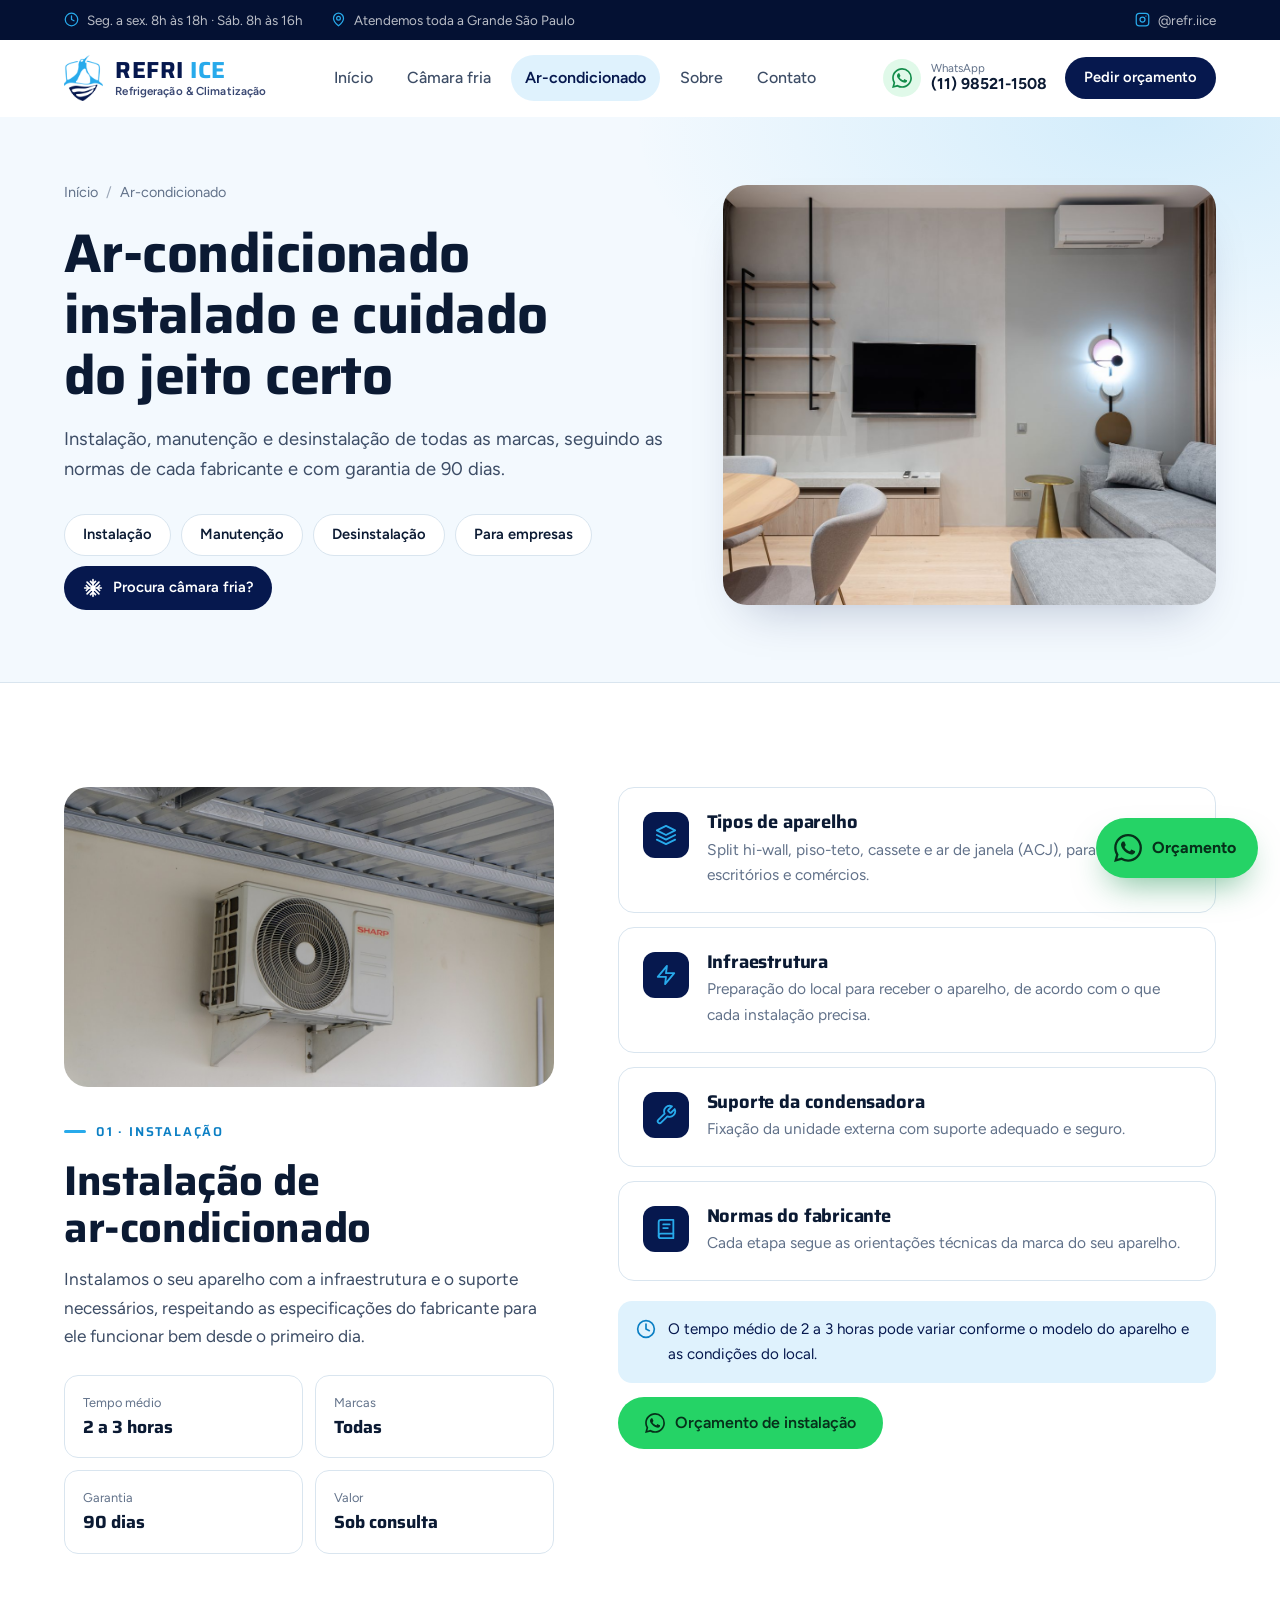
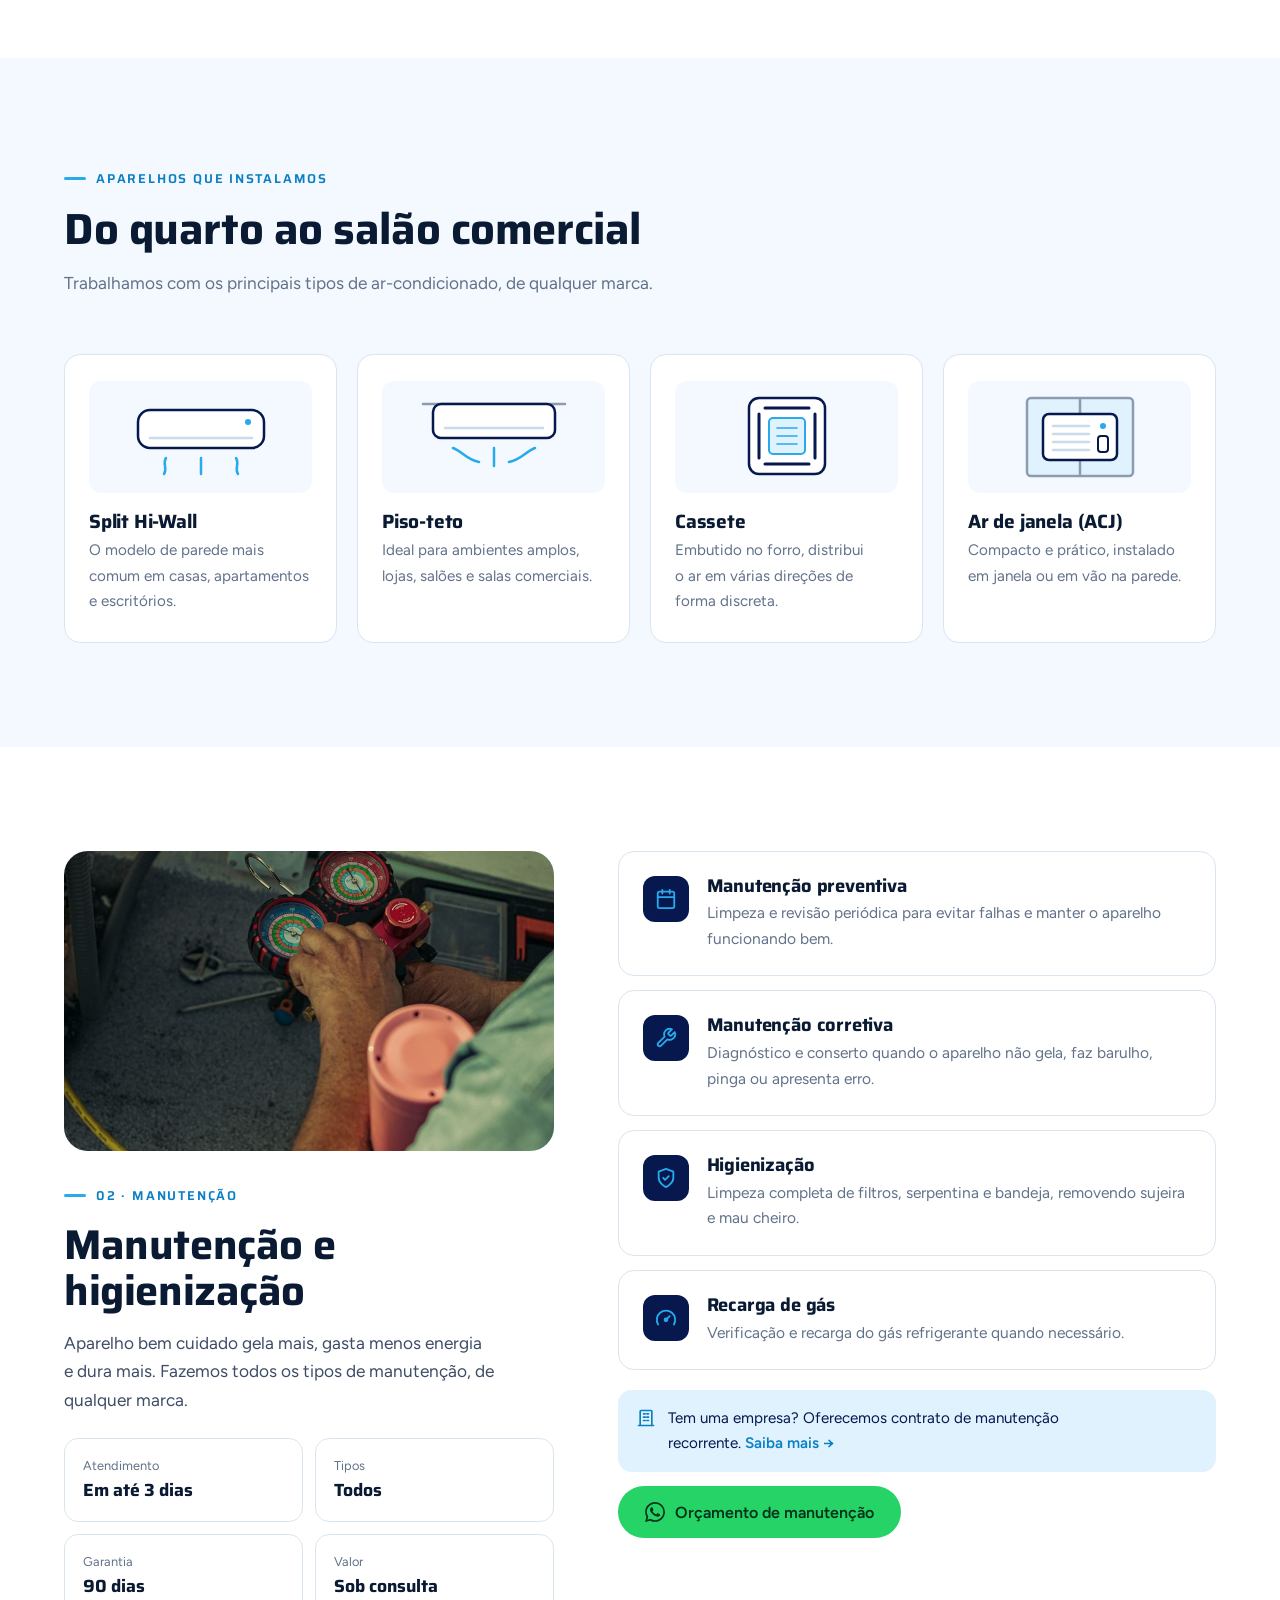
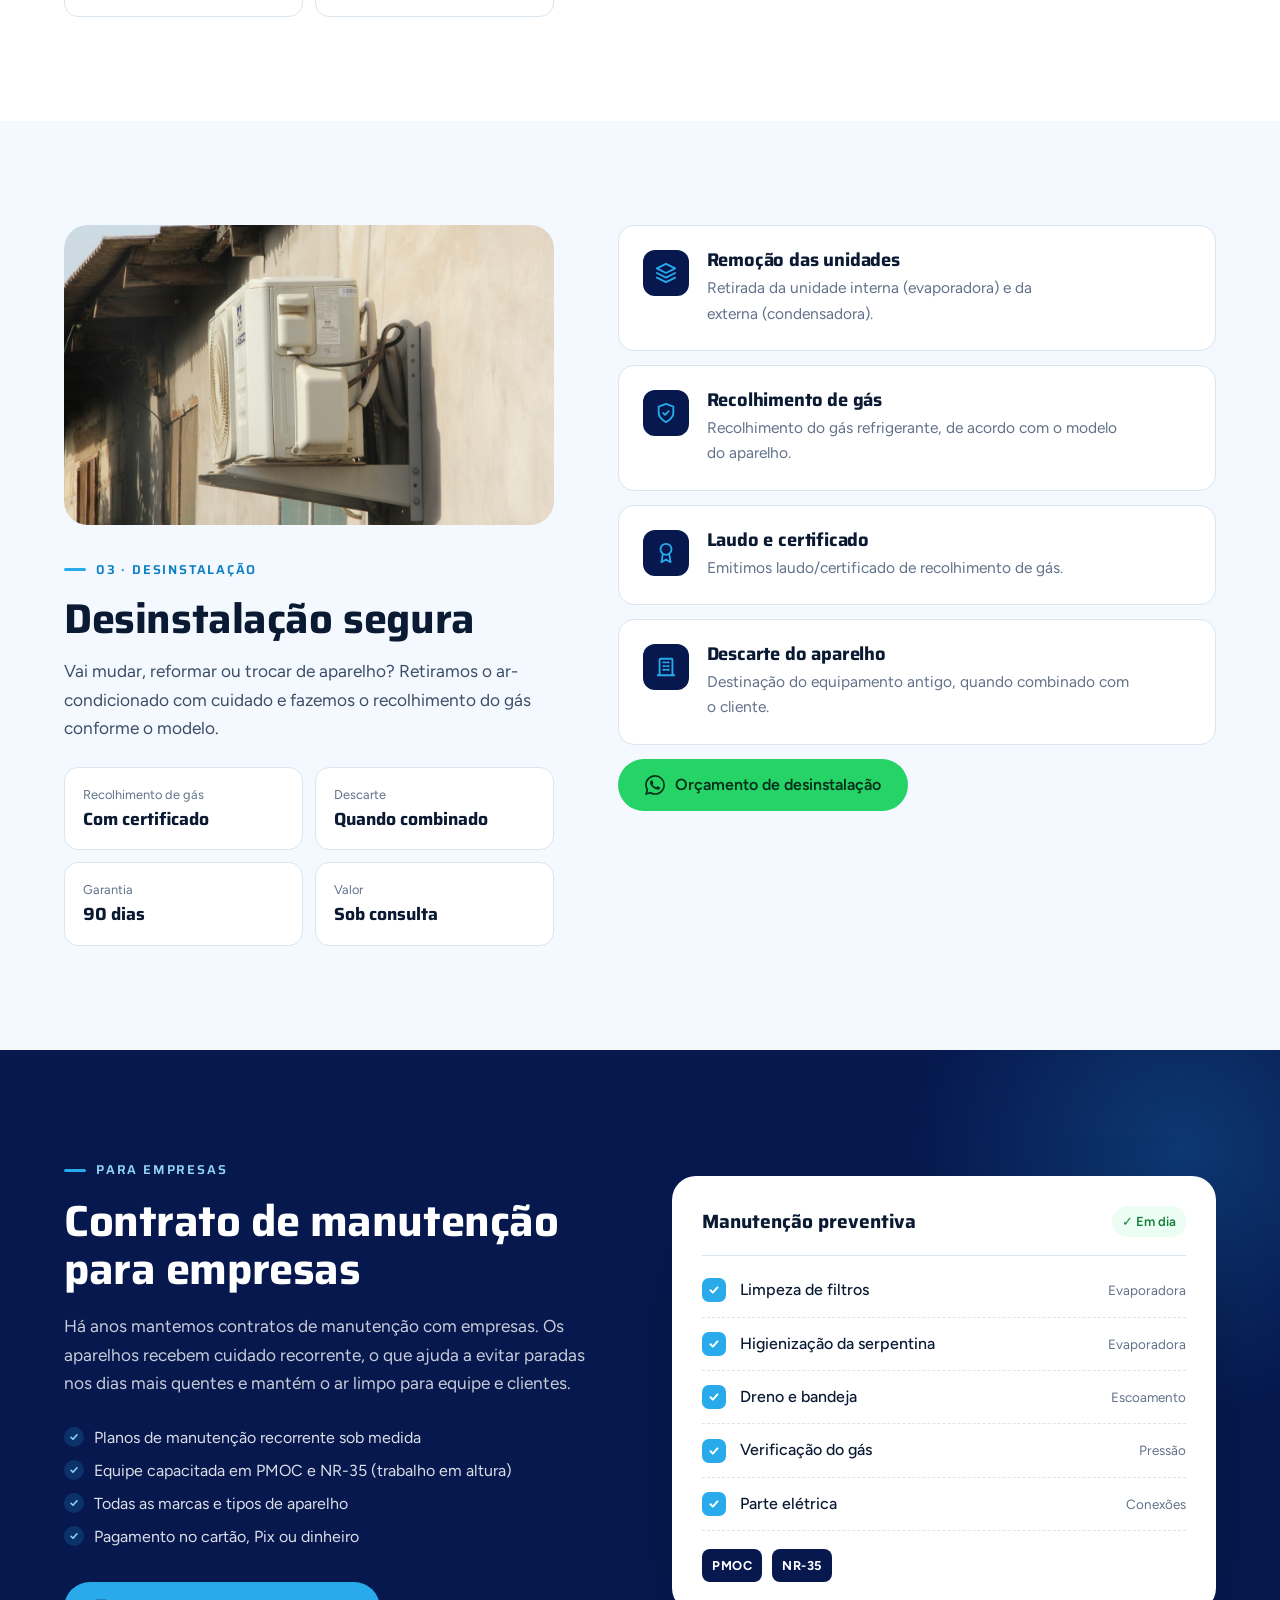
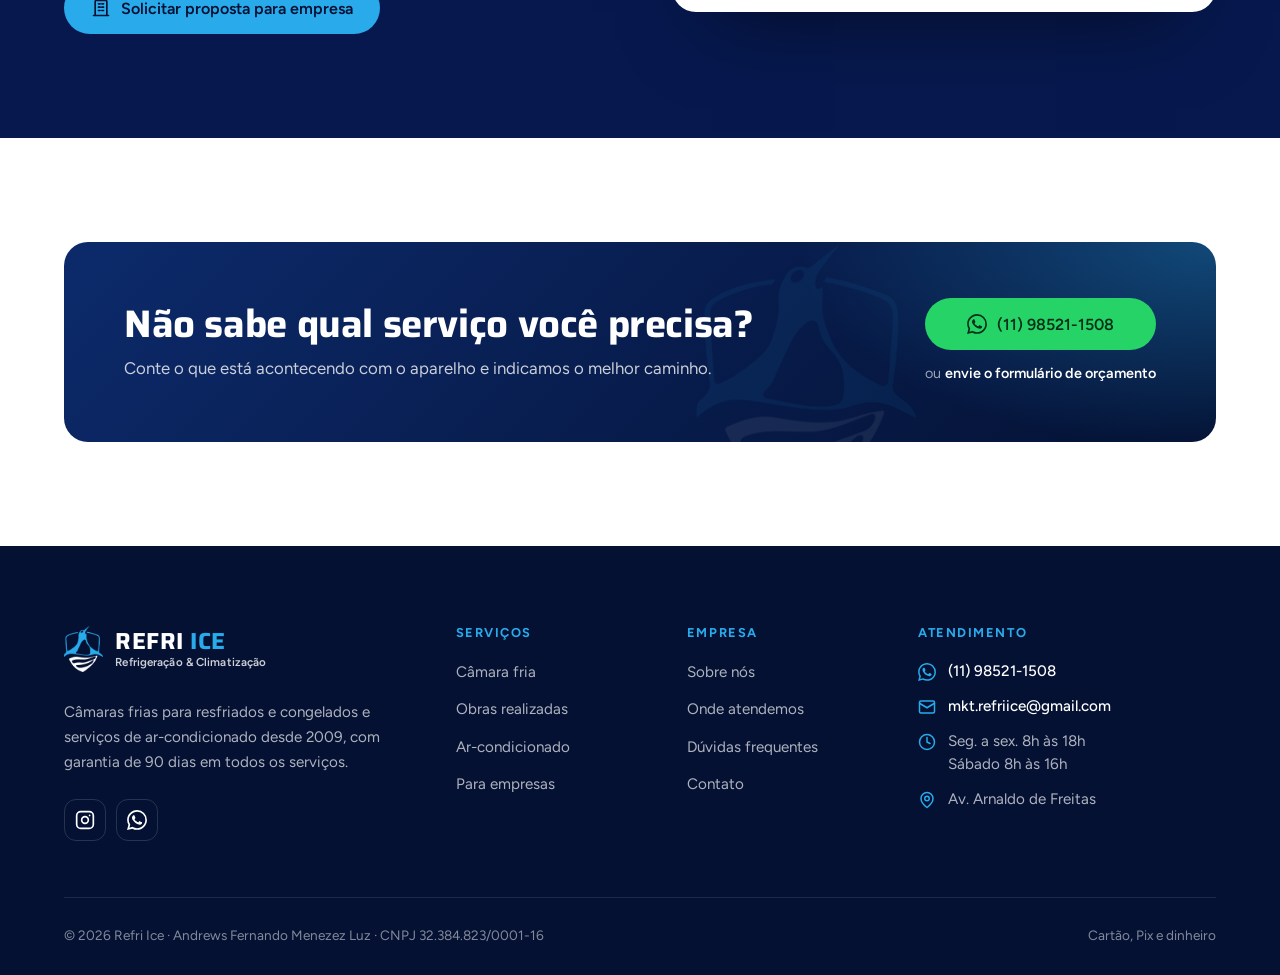
<file: servicos.html>
<!DOCTYPE html>
<html lang="pt-BR">

<head>
  <meta charset="UTF-8">
  <meta name="viewport" content="width=device-width, initial-scale=1.0">
  <title>Ar-Condicionado | Refri Ice — Instalação, Manutenção e Desinstalação</title>
  <meta name="description"
    content="Instalação de split, piso-teto, cassete e ar de janela; manutenção preventiva e corretiva, higienização, recarga de gás e desinstalação com certificado de recolhimento. Todas as marcas.">
  <meta name="theme-color" content="#06184e">
  <link rel="canonical" href="https://refri-ice.com.br/servicos.html">

  <meta property="og:type" content="website">
  <meta property="og:url" content="https://refri-ice.com.br/servicos.html">
  <meta property="og:locale" content="pt_BR">
  <meta property="og:title" content="Ar-Condicionado | Refri Ice — Instalação, Manutenção e Desinstalação">
  <meta property="og:description"
    content="Instalação de split, piso-teto, cassete e ar de janela; manutenção preventiva e corretiva, higienização, recarga de gás e desinstalação com certificado de recolhimento. Todas as marcas.">
  <meta property="og:image" content="https://refri-ice.com.br/img/og-refri-ice.jpg">
  <meta property="og:image:width" content="1200">
  <meta property="og:image:height" content="630">
  <meta property="og:image:alt" content="Refri Ice: câmaras frias e ar-condicionado na Grande São Paulo">
  <meta name="twitter:card" content="summary_large_image">

  <link rel="icon" href="img/favicon.png" type="image/png">
  <link rel="apple-touch-icon" href="img/apple-touch-icon.png">

  <link rel="preconnect" href="https://fonts.googleapis.com">
  <link rel="preconnect" href="https://fonts.gstatic.com" crossorigin>
  <link rel="stylesheet" href="css/style.css">
  <link rel="stylesheet" href="css/header.css">
  <link rel="stylesheet" href="css/components.css">
  <link rel="stylesheet" href="css/sections.css">
  <link rel="stylesheet" href="css/footer.css">
  <link rel="stylesheet" href="css/camara-fria.css">

  <script>document.documentElement.classList.add('js');</script>
</head>

<body>
  <!-- =========================================================
       ÍCONES (referenciados com <use href="#i-...">)
       ========================================================= -->
  <svg width="0" height="0" style="position:absolute" aria-hidden="true">
    <defs>
      <symbol id="i-wa" viewBox="0 0 24 24"><path fill="currentColor" d="M17.47 14.38c-.3-.15-1.76-.87-2.03-.97-.27-.1-.47-.15-.67.15-.2.3-.77.97-.94 1.16-.17.2-.35.22-.64.07-.3-.15-1.26-.46-2.39-1.47-.88-.79-1.48-1.76-1.65-2.06-.17-.3-.02-.46.13-.6.13-.14.3-.35.45-.52.15-.17.2-.3.3-.5.1-.2.05-.37-.03-.52-.07-.15-.67-1.61-.92-2.2-.24-.58-.49-.5-.67-.51h-.57c-.2 0-.52.07-.8.37-.27.3-1.04 1.02-1.04 2.48s1.07 2.88 1.21 3.07c.15.2 2.1 3.2 5.08 4.49.71.3 1.26.49 1.7.62.71.23 1.36.2 1.87.12.57-.08 1.76-.72 2-1.41.25-.7.25-1.29.18-1.41-.08-.13-.28-.2-.57-.35m-5.42 7.4h-.01a9.87 9.87 0 0 1-5.03-1.38l-.36-.21-3.74.98 1-3.65-.24-.37a9.86 9.86 0 0 1-1.51-5.26c0-5.45 4.44-9.88 9.89-9.88 2.64 0 5.12 1.03 6.99 2.9a9.83 9.83 0 0 1 2.89 6.99c0 5.45-4.44 9.88-9.88 9.88m8.41-18.3A11.82 11.82 0 0 0 12.05 0C5.5 0 .16 5.34.16 11.89c0 2.1.55 4.14 1.59 5.95L.06 24l6.3-1.65a11.88 11.88 0 0 0 5.68 1.45h.01c6.55 0 11.89-5.34 11.89-11.89a11.82 11.82 0 0 0-3.48-8.41Z"/></symbol>
      <symbol id="i-clock" viewBox="0 0 24 24" fill="none" stroke="currentColor" stroke-width="2" stroke-linecap="round" stroke-linejoin="round"><circle cx="12" cy="12" r="10"/><path d="M12 6v6l4 2"/></symbol>
      <symbol id="i-pin" viewBox="0 0 24 24" fill="none" stroke="currentColor" stroke-width="2" stroke-linecap="round" stroke-linejoin="round"><path d="M20 10c0 6-8 12-8 12s-8-6-8-12a8 8 0 0 1 16 0Z"/><circle cx="12" cy="10" r="3"/></symbol>
      <symbol id="i-insta" viewBox="0 0 24 24" fill="none" stroke="currentColor" stroke-width="2" stroke-linecap="round" stroke-linejoin="round"><rect x="2" y="2" width="20" height="20" rx="5"/><circle cx="12" cy="12" r="4"/><path d="M17.5 6.5h.01"/></symbol>
      <symbol id="i-shield" viewBox="0 0 24 24" fill="none" stroke="currentColor" stroke-width="2" stroke-linecap="round" stroke-linejoin="round"><path d="M12 22s8-4 8-10V5l-8-3-8 3v7c0 6 8 10 8 10Z"/><path d="m9 12 2 2 4-4"/></symbol>
      <symbol id="i-calendar" viewBox="0 0 24 24" fill="none" stroke="currentColor" stroke-width="2" stroke-linecap="round" stroke-linejoin="round"><rect x="3" y="4" width="18" height="18" rx="2"/><path d="M16 2v4M8 2v4M3 10h18"/></symbol>
      <symbol id="i-mail" viewBox="0 0 24 24" fill="none" stroke="currentColor" stroke-width="2" stroke-linecap="round" stroke-linejoin="round"><rect x="2" y="4" width="20" height="16" rx="2"/><path d="m22 7-10 6L2 7"/></symbol>
      <symbol id="i-card" viewBox="0 0 24 24" fill="none" stroke="currentColor" stroke-width="2" stroke-linecap="round" stroke-linejoin="round"><rect x="2" y="5" width="20" height="14" rx="2"/><path d="M2 10h20M6 15h4"/></symbol>
      <symbol id="i-award" viewBox="0 0 24 24" fill="none" stroke="currentColor" stroke-width="2" stroke-linecap="round" stroke-linejoin="round"><circle cx="12" cy="8" r="6"/><path d="M15.5 13.5 17 22l-5-3-5 3 1.5-8.5"/></symbol>
      <symbol id="i-layers" viewBox="0 0 24 24" fill="none" stroke="currentColor" stroke-width="2" stroke-linecap="round" stroke-linejoin="round"><path d="M12 2 2 7l10 5 10-5-10-5Z"/><path d="m2 17 10 5 10-5M2 12l10 5 10-5"/></symbol>
      <symbol id="i-book" viewBox="0 0 24 24" fill="none" stroke="currentColor" stroke-width="2" stroke-linecap="round" stroke-linejoin="round"><path d="M4 19.5A2.5 2.5 0 0 1 6.5 17H20V2H6.5A2.5 2.5 0 0 0 4 4.5v15Z"/><path d="M4 19.5A2.5 2.5 0 0 0 6.5 22H20v-5M9 7h7M9 11h5"/></symbol>
      <symbol id="i-helmet" viewBox="0 0 24 24" fill="none" stroke="currentColor" stroke-width="2" stroke-linecap="round" stroke-linejoin="round"><path d="M2 18h20v3H2z"/><path d="M4 18v-3a8 8 0 0 1 16 0v3"/><path d="M10 7.3V4h4v3.3"/></symbol>
      <symbol id="i-building" viewBox="0 0 24 24" fill="none" stroke="currentColor" stroke-width="2" stroke-linecap="round" stroke-linejoin="round"><path d="M3 21h18M5 21V4a1 1 0 0 1 1-1h12a1 1 0 0 1 1 1v17"/><path d="M9 7h2M13 7h2M9 11h2M13 11h2M9 15h2M13 15h2"/></symbol>
      <symbol id="i-wrench" viewBox="0 0 24 24" fill="none" stroke="currentColor" stroke-width="2" stroke-linecap="round" stroke-linejoin="round"><path d="M14.7 6.3a1 1 0 0 0 0 1.4l1.6 1.6a1 1 0 0 0 1.4 0l3.77-3.77a6 6 0 0 1-7.94 7.94l-6.91 6.91a2.12 2.12 0 0 1-3-3l6.91-6.91a6 6 0 0 1 7.94-7.94l-3.76 3.76Z"/></symbol>
      <symbol id="i-snow" viewBox="0 0 24 24" fill="none" stroke="currentColor" stroke-width="2" stroke-linecap="round" stroke-linejoin="round"><path d="M12 2v20M2 12h20M4.9 4.9l14.2 14.2M19.1 4.9 4.9 19.1"/><path d="m9 4 3 3 3-3M9 20l3-3 3 3M4 9l3 3-3 3M20 9l-3 3 3 3"/></symbol>
      <symbol id="i-thermo" viewBox="0 0 24 24" fill="none" stroke="currentColor" stroke-width="2" stroke-linecap="round" stroke-linejoin="round"><path d="M14 14.76V3.5a2.5 2.5 0 0 0-5 0v11.26a4.5 4.5 0 1 0 5 0Z"/></symbol>
      <symbol id="i-trend-down" viewBox="0 0 24 24" fill="none" stroke="currentColor" stroke-width="2" stroke-linecap="round" stroke-linejoin="round"><path d="m22 17-8.5-8.5-5 5L2 7"/><path d="M16 17h6v-6"/></symbol>
      <symbol id="i-utensils" viewBox="0 0 24 24" fill="none" stroke="currentColor" stroke-width="2" stroke-linecap="round" stroke-linejoin="round"><path d="M3 2v7c0 1.1.9 2 2 2h4a2 2 0 0 0 2-2V2M7 2v20M21 15V2a5 5 0 0 0-5 5v6c0 1.1.9 2 2 2h3Zm0 0v7"/></symbol>
      <symbol id="i-cart" viewBox="0 0 24 24" fill="none" stroke="currentColor" stroke-width="2" stroke-linecap="round" stroke-linejoin="round"><circle cx="8" cy="21" r="1"/><circle cx="19" cy="21" r="1"/><path d="M2.05 2.05h2l2.66 12.42a2 2 0 0 0 2 1.58h9.78a2 2 0 0 0 1.95-1.57l1.65-7.43H5.12"/></symbol>
      <symbol id="i-cake" viewBox="0 0 24 24" fill="none" stroke="currentColor" stroke-width="2" stroke-linecap="round" stroke-linejoin="round"><path d="M20 21v-8a2 2 0 0 0-2-2H6a2 2 0 0 0-2 2v8M4 16s.5-1 2-1 2.5 2 4 2 2.5-2 4-2 2.5 2 4 2 2-1 2-1M2 21h20M7 8v3M12 8v3M17 8v3M7 4h.01M12 4h.01M17 4h.01"/></symbol>
      <symbol id="i-factory" viewBox="0 0 24 24" fill="none" stroke="currentColor" stroke-width="2" stroke-linecap="round" stroke-linejoin="round"><path d="M2 20a2 2 0 0 0 2 2h16a2 2 0 0 0 2-2V8l-7 5V8l-7 5V4a2 2 0 0 0-2-2H4a2 2 0 0 0-2 2Z"/><path d="M17 18h1M12 18h1M7 18h1"/></symbol>
      <symbol id="i-play" viewBox="0 0 24 24"><path fill="currentColor" d="M7 4.5v15a1 1 0 0 0 1.5.86l12.5-7.5a1 1 0 0 0 0-1.72L8.5 3.64A1 1 0 0 0 7 4.5Z"/></symbol>
      <symbol id="i-image" viewBox="0 0 24 24" fill="none" stroke="currentColor" stroke-width="2" stroke-linecap="round" stroke-linejoin="round"><rect x="3" y="3" width="18" height="18" rx="2"/><circle cx="9" cy="9" r="2"/><path d="m21 15-3.1-3.1a2 2 0 0 0-2.8 0L6 21"/></symbol>
      <symbol id="i-x" viewBox="0 0 24 24" fill="none" stroke="currentColor" stroke-width="2.4" stroke-linecap="round"><path d="M18 6 6 18M6 6l12 12"/></symbol>
      <symbol id="i-chevron-left" viewBox="0 0 24 24" fill="none" stroke="currentColor" stroke-width="2.4" stroke-linecap="round" stroke-linejoin="round"><path d="m15 18-6-6 6-6"/></symbol>
      <symbol id="i-chevron-right" viewBox="0 0 24 24" fill="none" stroke="currentColor" stroke-width="2.4" stroke-linecap="round" stroke-linejoin="round"><path d="m9 18 6-6-6-6"/></symbol>
      <symbol id="i-gauge" viewBox="0 0 24 24" fill="none" stroke="currentColor" stroke-width="2" stroke-linecap="round" stroke-linejoin="round"><path d="M3.34 19a10 10 0 1 1 17.32 0"/><path d="m12 14 4-4"/><circle cx="12" cy="14" r="1.5"/></symbol>
      <symbol id="i-zap" viewBox="0 0 24 24" fill="none" stroke="currentColor" stroke-width="2" stroke-linecap="round" stroke-linejoin="round"><path d="M13 2 3 14h9l-1 8 10-12h-9l1-8Z"/></symbol>
      <symbol id="i-phone" viewBox="0 0 24 24" fill="none" stroke="currentColor" stroke-width="2" stroke-linecap="round" stroke-linejoin="round"><path d="M22 16.9v3a2 2 0 0 1-2.2 2 19.8 19.8 0 0 1-8.6-3.1 19.5 19.5 0 0 1-6-6A19.8 19.8 0 0 1 2.1 4.2 2 2 0 0 1 4.1 2h3a2 2 0 0 1 2 1.7c.1.9.4 1.8.7 2.7a2 2 0 0 1-.5 2.1L8 9.8a16 16 0 0 0 6 6l1.3-1.3a2 2 0 0 1 2.1-.4c.9.3 1.8.6 2.7.7a2 2 0 0 1 1.7 2Z"/></symbol>
    </defs>
  </svg>

  <a class="sr-only" href="#conteudo">Pular para o conteúdo</a>

  <!-- =========================================================
       BARRA SUPERIOR + CABEÇALHO
       ========================================================= -->
  <div class="topbar">
    <div class="container topbar__inner">
      <div class="topbar__group">
        <span class="topbar__item"><svg><use href="#i-clock"/></svg> Seg. a sex. 8h às 18h · Sáb. 8h às 16h</span>
        <span class="topbar__item topbar__hide-md"><svg><use href="#i-pin"/></svg> Atendemos toda a Grande São Paulo</span>
      </div>
      <div class="topbar__group">
        <a class="topbar__item" href="https://www.instagram.com/refr.iice/" target="_blank" rel="noopener"><svg><use href="#i-insta"/></svg> @refr.iice</a>
      </div>
    </div>
  </div>

  <header class="site-header">
    <div class="container site-header__inner">
      <a href="index.html" class="brand" aria-label="Refri Ice — página inicial">
        <img src="img/logo-mark.png" alt="" width="41" height="46">
        <span class="brand__text">
          <span class="brand__name">REFRI <span>ICE</span></span>
          <span class="brand__tag">Refrigeração &amp; Climatização</span>
        </span>
      </a>

      <nav class="main-nav" id="menu" aria-label="Navegação principal">
        <ul class="main-nav__list">
          <li><a href="index.html">Início</a></li>
          <li><a href="camara-fria.html">Câmara fria</a></li>
          <li><a href="servicos.html">Ar-condicionado</a></li>
          <li><a href="sobre.html">Sobre</a></li>
          <li><a href="contato.html">Contato</a></li>
        </ul>
        <a class="btn btn--whatsapp main-nav__cta" data-whatsapp
          href="https://wa.me/5511985211508?text=Ol%C3%A1%2C%20Refri%20Ice!%20Vim%20pelo%20site%20e%20gostaria%20de%20um%20or%C3%A7amento."
          target="_blank" rel="noopener"><svg><use href="#i-wa"/></svg> Chamar no WhatsApp</a>
      </nav>

      <div class="site-header__actions">
        <a class="header-phone" href="https://wa.me/5511985211508" target="_blank" rel="noopener">
          <span class="header-phone__icon"><svg><use href="#i-wa"/></svg></span>
          <span><small>WhatsApp</small><strong>(11) 98521-1508</strong></span>
        </a>
        <a href="contato.html" class="btn btn--primary btn--sm">Pedir orçamento</a>
        <button class="nav-toggle" type="button" aria-label="Abrir menu" aria-expanded="false" aria-controls="menu">
          <span></span><span></span><span></span>
        </button>
      </div>
    </div>
  </header>

  <main id="conteudo">
    <!-- =========================================================
         CABEÇALHO DA PÁGINA
         ========================================================= -->
    <section class="page-hero page-hero--split">
      <div class="container">
        <div>
          <ol class="breadcrumb">
            <li><a href="index.html">Início</a></li>
            <li aria-current="page">Ar-condicionado</li>
          </ol>
          <h1>Ar-condicionado instalado e cuidado do jeito certo</h1>
          <p>Instalação, manutenção e desinstalação de todas as marcas, seguindo as normas de cada fabricante e com
            garantia de 90 dias.</p>
          <div class="page-hero__links">
            <a class="btn btn--outline btn--sm" href="#instalacao">Instalação</a>
            <a class="btn btn--outline btn--sm" href="#manutencao">Manutenção</a>
            <a class="btn btn--outline btn--sm" href="#desinstalacao">Desinstalação</a>
            <a class="btn btn--outline btn--sm" href="#empresas">Para empresas</a>
            <a class="btn btn--primary btn--sm" href="camara-fria.html"><svg><use href="#i-snow"/></svg> Procura câmara fria?</a>
          </div>
        </div>
        <figure class="page-hero__photo">
          <img src="img/ar/ar-ambiente.jpg" width="1400" height="933" fetchpriority="high" style="object-position: 50% 20%"
            alt="Sala de estar moderna com ar-condicionado split instalado no alto da parede">
        </figure>
      </div>
    </section>

    <!-- =========================================================
         INSTALAÇÃO
         ========================================================= -->
    <section class="section" id="instalacao">
      <span id="climatizacao"></span>
      <div class="container service-detail">
        <div class="service-detail__intro">
          <figure class="service-detail__photo">
            <img src="img/ar/ar-condensadora.jpg" width="1200" height="800" loading="lazy"
              alt="Unidade condensadora de ar-condicionado instalada em suporte na parede, sob uma cobertura">
          </figure>
          <span class="eyebrow">01 · Instalação</span>
          <h2>Instalação de ar-condicionado</h2>
          <p>Instalamos o seu aparelho com a infraestrutura e o suporte necessários, respeitando as especificações do
            fabricante para ele funcionar bem desde o primeiro dia.</p>
          <div class="facts">
            <div class="fact"><small>Tempo médio</small><strong>2 a 3 horas</strong></div>
            <div class="fact"><small>Marcas</small><strong>Todas</strong></div>
            <div class="fact"><small>Garantia</small><strong>90 dias</strong></div>
            <div class="fact"><small>Valor</small><strong>Sob consulta</strong></div>
          </div>
        </div>

        <div class="detail-list">
          <article class="detail-item reveal">
            <span class="detail-item__icon"><svg><use href="#i-layers"/></svg></span>
            <div>
              <h3>Tipos de aparelho</h3>
              <p>Split hi-wall, piso-teto, cassete e ar de janela (ACJ), para residências, escritórios e comércios.</p>
            </div>
          </article>
          <article class="detail-item reveal">
            <span class="detail-item__icon"><svg><use href="#i-zap"/></svg></span>
            <div>
              <h3>Infraestrutura</h3>
              <p>Preparação do local para receber o aparelho, de acordo com o que cada instalação precisa.</p>
            </div>
          </article>
          <article class="detail-item reveal">
            <span class="detail-item__icon"><svg><use href="#i-wrench"/></svg></span>
            <div>
              <h3>Suporte da condensadora</h3>
              <p>Fixação da unidade externa com suporte adequado e seguro.</p>
            </div>
          </article>
          <article class="detail-item reveal">
            <span class="detail-item__icon"><svg><use href="#i-book"/></svg></span>
            <div>
              <h3>Normas do fabricante</h3>
              <p>Cada etapa segue as orientações técnicas da marca do seu aparelho.</p>
            </div>
          </article>
          <p class="note"><svg><use href="#i-clock"/></svg><span>O tempo médio de 2 a 3 horas pode variar conforme o
              modelo do aparelho e as condições do local.</span></p>
          <div>
            <a class="btn btn--whatsapp" data-whatsapp
              href="https://wa.me/5511985211508?text=Ol%C3%A1%2C%20Refri%20Ice!%20Gostaria%20de%20um%20or%C3%A7amento%20de%20instala%C3%A7%C3%A3o%20de%20ar-condicionado."
              target="_blank" rel="noopener"><svg><use href="#i-wa"/></svg> Orçamento de instalação</a>
          </div>
        </div>
      </div>
    </section>

    <!-- =========================================================
         TIPOS DE APARELHO
         ========================================================= -->
    <section class="section section--ice">
      <div class="container">
        <div class="section-heading">
          <span class="eyebrow">Aparelhos que instalamos</span>
          <h2>Do quarto ao salão comercial</h2>
          <p>Trabalhamos com os principais tipos de ar-condicionado, de qualquer marca.</p>
        </div>

        <div class="equipment-grid">
          <article class="equipment reveal">
            <div class="equipment__art">
              <svg viewBox="0 0 150 90" fill="none" aria-hidden="true">
                <rect x="12" y="18" width="126" height="38" rx="12" fill="#fff" stroke="#06184e" stroke-width="2.5" />
                <path d="M24 46h102" stroke="#c9dceb" stroke-width="2.5" stroke-linecap="round" />
                <circle cx="122" cy="30" r="3" fill="#28aaeb" />
                <path d="M40 66c-4 6 2 10-2 16M75 66c0 6 0 10 0 16M110 66c4 6-2 10 2 16" stroke="#28aaeb" stroke-width="2.5" stroke-linecap="round" />
              </svg>
            </div>
            <h3>Split Hi-Wall</h3>
            <p>O modelo de parede mais comum em casas, apartamentos e escritórios.</p>
          </article>

          <article class="equipment reveal">
            <div class="equipment__art">
              <svg viewBox="0 0 150 90" fill="none" aria-hidden="true">
                <path d="M4 12h142" stroke="#8d9bb0" stroke-width="2.5" stroke-linecap="round" />
                <rect x="14" y="12" width="122" height="34" rx="8" fill="#fff" stroke="#06184e" stroke-width="2.5" />
                <path d="M26 36h98" stroke="#c9dceb" stroke-width="2.5" stroke-linecap="round" />
                <path d="M34 56c10 4 14 12 26 14M116 56c-10 4-14 12-26 14M75 56v18" stroke="#28aaeb" stroke-width="2.5" stroke-linecap="round" />
              </svg>
            </div>
            <h3>Piso-teto</h3>
            <p>Ideal para ambientes amplos, lojas, salões e salas comerciais.</p>
          </article>

          <article class="equipment reveal">
            <div class="equipment__art">
              <svg viewBox="0 0 150 90" fill="none" aria-hidden="true">
                <rect x="37" y="6" width="76" height="76" rx="10" fill="#fff" stroke="#06184e" stroke-width="2.5" />
                <rect x="57" y="26" width="36" height="36" rx="4" fill="#dff2fd" stroke="#28aaeb" stroke-width="2" />
                <path d="M53 16h44M53 72h44M47 22v44M103 22v44" stroke="#06184e" stroke-width="3" stroke-linecap="round" />
                <path d="M65 36h20M65 44h20M65 52h20" stroke="#28aaeb" stroke-width="1.6" stroke-linecap="round" />
              </svg>
            </div>
            <h3>Cassete</h3>
            <p>Embutido no forro, distribui o ar em várias direções de forma discreta.</p>
          </article>

          <article class="equipment reveal">
            <div class="equipment__art">
              <svg viewBox="0 0 150 90" fill="none" aria-hidden="true">
                <rect x="22" y="6" width="106" height="78" rx="4" fill="#dff2fd" stroke="#8d9bb0" stroke-width="2.5" />
                <path d="M75 6v18M75 66v18" stroke="#8d9bb0" stroke-width="2.5" />
                <rect x="38" y="22" width="74" height="46" rx="6" fill="#fff" stroke="#06184e" stroke-width="2.5" />
                <path d="M48 34h36M48 42h36M48 50h36M48 58h36" stroke="#c9dceb" stroke-width="2.5" stroke-linecap="round" />
                <circle cx="98" cy="34" r="3" fill="#28aaeb" />
                <rect x="93" y="44" width="10" height="16" rx="3" stroke="#06184e" stroke-width="2" />
              </svg>
            </div>
            <h3>Ar de janela (ACJ)</h3>
            <p>Compacto e prático, instalado em janela ou em vão na parede.</p>
          </article>
        </div>
      </div>
    </section>

    <!-- =========================================================
         MANUTENÇÃO
         ========================================================= -->
    <section class="section" id="manutencao">
      <div class="container service-detail">
        <div class="service-detail__intro">
          <figure class="service-detail__photo">
            <img src="img/ar/ar-manutencao.jpg" width="800" height="1144" loading="lazy" style="object-position: 50% 72%"
              alt="Técnico conferindo a pressão do gás refrigerante com um manifold de manômetros">
          </figure>
          <span class="eyebrow">02 · Manutenção</span>
          <h2>Manutenção e higienização</h2>
          <p>Aparelho bem cuidado gela mais, gasta menos energia e dura mais. Fazemos todos os tipos de manutenção, de
            qualquer marca.</p>
          <div class="facts">
            <div class="fact"><small>Atendimento</small><strong>Em até 3 dias</strong></div>
            <div class="fact"><small>Tipos</small><strong>Todos</strong></div>
            <div class="fact"><small>Garantia</small><strong>90 dias</strong></div>
            <div class="fact"><small>Valor</small><strong>Sob consulta</strong></div>
          </div>
        </div>

        <div class="detail-list">
          <article class="detail-item reveal">
            <span class="detail-item__icon"><svg><use href="#i-calendar"/></svg></span>
            <div>
              <h3>Manutenção preventiva</h3>
              <p>Limpeza e revisão periódica para evitar falhas e manter o aparelho funcionando bem.</p>
            </div>
          </article>
          <article class="detail-item reveal">
            <span class="detail-item__icon"><svg><use href="#i-wrench"/></svg></span>
            <div>
              <h3>Manutenção corretiva</h3>
              <p>Diagnóstico e conserto quando o aparelho não gela, faz barulho, pinga ou apresenta erro.</p>
            </div>
          </article>
          <article class="detail-item reveal">
            <span class="detail-item__icon"><svg><use href="#i-shield"/></svg></span>
            <div>
              <h3>Higienização</h3>
              <p>Limpeza completa de filtros, serpentina e bandeja, removendo sujeira e mau cheiro.</p>
            </div>
          </article>
          <article class="detail-item reveal">
            <span class="detail-item__icon"><svg><use href="#i-gauge"/></svg></span>
            <div>
              <h3>Recarga de gás</h3>
              <p>Verificação e recarga do gás refrigerante quando necessário.</p>
            </div>
          </article>
          <p class="note"><svg><use href="#i-building"/></svg><span>Tem uma empresa? Oferecemos contrato de
              manutenção recorrente. <a href="#empresas">Saiba mais →</a></span></p>
          <div>
            <a class="btn btn--whatsapp" data-whatsapp
              href="https://wa.me/5511985211508?text=Ol%C3%A1%2C%20Refri%20Ice!%20Gostaria%20de%20um%20or%C3%A7amento%20de%20manuten%C3%A7%C3%A3o%20de%20ar-condicionado."
              target="_blank" rel="noopener"><svg><use href="#i-wa"/></svg> Orçamento de manutenção</a>
          </div>
        </div>
      </div>
    </section>

    <!-- =========================================================
         DESINSTALAÇÃO
         ========================================================= -->
    <section class="section section--ice" id="desinstalacao">
      <div class="container service-detail">
        <div class="service-detail__intro">
          <figure class="service-detail__photo">
            <img src="img/ar/ar-desinstalacao.jpg" width="1200" height="800" loading="lazy"
              alt="Unidade condensadora de ar-condicionado fixada em suporte na parede externa">
          </figure>
          <span class="eyebrow">03 · Desinstalação</span>
          <h2>Desinstalação segura</h2>
          <p>Vai mudar, reformar ou trocar de aparelho? Retiramos o ar-condicionado com cuidado e fazemos o recolhimento do
            gás conforme o modelo.</p>
          <div class="facts">
            <div class="fact"><small>Recolhimento de gás</small><strong>Com certificado</strong></div>
            <div class="fact"><small>Descarte</small><strong>Quando combinado</strong></div>
            <div class="fact"><small>Garantia</small><strong>90 dias</strong></div>
            <div class="fact"><small>Valor</small><strong>Sob consulta</strong></div>
          </div>
        </div>

        <div class="detail-list">
          <article class="detail-item reveal">
            <span class="detail-item__icon"><svg><use href="#i-layers"/></svg></span>
            <div>
              <h3>Remoção das unidades</h3>
              <p>Retirada da unidade interna (evaporadora) e da externa (condensadora).</p>
            </div>
          </article>
          <article class="detail-item reveal">
            <span class="detail-item__icon"><svg><use href="#i-shield"/></svg></span>
            <div>
              <h3>Recolhimento de gás</h3>
              <p>Recolhimento do gás refrigerante, de acordo com o modelo do aparelho.</p>
            </div>
          </article>
          <article class="detail-item reveal">
            <span class="detail-item__icon"><svg><use href="#i-award"/></svg></span>
            <div>
              <h3>Laudo e certificado</h3>
              <p>Emitimos laudo/certificado de recolhimento de gás.</p>
            </div>
          </article>
          <article class="detail-item reveal">
            <span class="detail-item__icon"><svg><use href="#i-building"/></svg></span>
            <div>
              <h3>Descarte do aparelho</h3>
              <p>Destinação do equipamento antigo, quando combinado com o cliente.</p>
            </div>
          </article>
          <div>
            <a class="btn btn--whatsapp" data-whatsapp
              href="https://wa.me/5511985211508?text=Ol%C3%A1%2C%20Refri%20Ice!%20Gostaria%20de%20um%20or%C3%A7amento%20de%20desinstala%C3%A7%C3%A3o%20de%20ar-condicionado."
              target="_blank" rel="noopener"><svg><use href="#i-wa"/></svg> Orçamento de desinstalação</a>
          </div>
        </div>
      </div>
    </section>

    <!-- =========================================================
         EMPRESAS
         ========================================================= -->
    <section class="section section--navy business" id="empresas">
      <div class="container split">
        <div>
          <span class="eyebrow">Para empresas</span>
          <h2>Contrato de manutenção para empresas</h2>
          <p class="business__lead">
            Há anos mantemos contratos de manutenção com empresas. Os aparelhos recebem cuidado recorrente, o que ajuda a
            evitar paradas nos dias mais quentes e mantém o ar limpo para equipe e clientes.
          </p>
          <ul class="check-list">
            <li>Planos de manutenção recorrente sob medida</li>
            <li>Equipe capacitada em PMOC e NR-35 (trabalho em altura)</li>
            <li>Todas as marcas e tipos de aparelho</li>
            <li>Pagamento no cartão, Pix ou dinheiro</li>
          </ul>
          <a class="btn btn--sky" data-whatsapp
            href="https://wa.me/5511985211508?text=Ol%C3%A1%2C%20Refri%20Ice!%20Tenho%20uma%20empresa%20e%20gostaria%20de%20uma%20proposta%20de%20contrato%20de%20manuten%C3%A7%C3%A3o."
            target="_blank" rel="noopener"><svg><use href="#i-building"/></svg> Solicitar proposta para empresa</a>
        </div>

        <div class="checklist-card reveal" aria-hidden="true">
          <div class="checklist-card__head">
            <strong>Manutenção preventiva</strong>
            <span>✓ Em dia</span>
          </div>
          <div class="checklist-card__row"><i></i><span>Limpeza de filtros</span><small>Evaporadora</small></div>
          <div class="checklist-card__row"><i></i><span>Higienização da serpentina</span><small>Evaporadora</small></div>
          <div class="checklist-card__row"><i></i><span>Dreno e bandeja</span><small>Escoamento</small></div>
          <div class="checklist-card__row"><i></i><span>Verificação do gás</span><small>Pressão</small></div>
          <div class="checklist-card__row"><i></i><span>Parte elétrica</span><small>Conexões</small></div>
          <div class="checklist-card__foot"><b>PMOC</b><b>NR-35</b></div>
        </div>
      </div>
    </section>

    <!-- =========================================================
         CTA FINAL
         ========================================================= -->
    <section class="section">
      <div class="container">
        <div class="cta-band reveal">
          <img class="cta-band__mark" src="img/logo-mark-light.png" alt="">
          <div>
            <h2>Não sabe qual serviço você precisa?</h2>
            <p>Conte o que está acontecendo com o aparelho e indicamos o melhor caminho.</p>
          </div>
          <div class="cta-band__actions">
            <a class="btn btn--whatsapp" data-whatsapp
              href="https://wa.me/5511985211508?text=Ol%C3%A1%2C%20Refri%20Ice!%20Vim%20pelo%20site%20e%20gostaria%20de%20um%20or%C3%A7amento."
              target="_blank" rel="noopener"><svg><use href="#i-wa"/></svg> (11) 98521-1508</a>
            <span class="cta-band__alt">ou <a href="contato.html">envie o formulário de orçamento</a></span>
          </div>
        </div>
      </div>
    </section>
  </main>

  <!-- =========================================================
       RODAPÉ
       ========================================================= -->
  <footer class="site-footer">
    <div class="container">
      <div class="footer-grid">
        <div class="footer-about">
          <a href="index.html" class="brand brand--light" aria-label="Refri Ice — página inicial">
            <img src="img/logo-mark-light.png" alt="" width="41" height="46">
            <span class="brand__text">
              <span class="brand__name">REFRI <span>ICE</span></span>
              <span class="brand__tag">Refrigeração &amp; Climatização</span>
            </span>
          </a>
          <p>Câmaras frias para resfriados e congelados e serviços de ar-condicionado desde 2009, com garantia de 90
            dias em todos os serviços.</p>
          <div class="footer-social">
            <a href="https://www.instagram.com/refr.iice/" target="_blank" rel="noopener" aria-label="Instagram da Refri Ice"><svg><use href="#i-insta"/></svg></a>
            <a href="https://wa.me/5511985211508" target="_blank" rel="noopener" aria-label="WhatsApp da Refri Ice"><svg><use href="#i-wa"/></svg></a>
          </div>
        </div>

        <div class="footer-col">
          <h2>Serviços</h2>
          <ul>
            <li><a href="camara-fria.html">Câmara fria</a></li>
            <li><a href="camara-fria.html#obras">Obras realizadas</a></li>
            <li><a href="servicos.html">Ar-condicionado</a></li>
            <li><a href="servicos.html#empresas">Para empresas</a></li>
          </ul>
        </div>

        <div class="footer-col">
          <h2>Empresa</h2>
          <ul>
            <li><a href="sobre.html">Sobre nós</a></li>
            <li><a href="index.html#cobertura">Onde atendemos</a></li>
            <li><a href="index.html#duvidas">Dúvidas frequentes</a></li>
            <li><a href="contato.html">Contato</a></li>
          </ul>
        </div>

        <div class="footer-col">
          <h2>Atendimento</h2>
          <ul class="footer-contact">
            <li><svg><use href="#i-wa"/></svg><a href="https://wa.me/5511985211508" target="_blank" rel="noopener">(11) 98521-1508</a></li>
            <li><svg><use href="#i-mail"/></svg><a href="mailto:mkt.refriice@gmail.com">mkt.refriice@gmail.com</a></li>
            <li><svg><use href="#i-clock"/></svg><span>Seg. a sex. 8h às 18h<br>Sábado 8h às 16h</span></li>
            <li><svg><use href="#i-pin"/></svg><span>Av. Arnaldo de Freitas</span></li>
          </ul>
        </div>
      </div>

      <div class="footer-bottom">
        <span>© <span data-current-year>2026</span> Refri Ice · Andrews Fernando Menezez Luz · CNPJ 32.384.823/0001-16</span>
        <span>Cartão, Pix e dinheiro</span>
      </div>
    </div>
  </footer>

  <a class="wa-float" data-whatsapp
    href="https://wa.me/5511985211508?text=Ol%C3%A1%2C%20Refri%20Ice!%20Vim%20pelo%20site%20e%20gostaria%20de%20um%20or%C3%A7amento."
    target="_blank" rel="noopener" aria-label="Conversar no WhatsApp">
    <svg><use href="#i-wa"/></svg><span>Orçamento</span>
  </a>

  <script src="js/site-config.js"></script>
  <script src="js/menu.js"></script>
  <script src="js/script.js"></script>
</body>

</html>
</file>
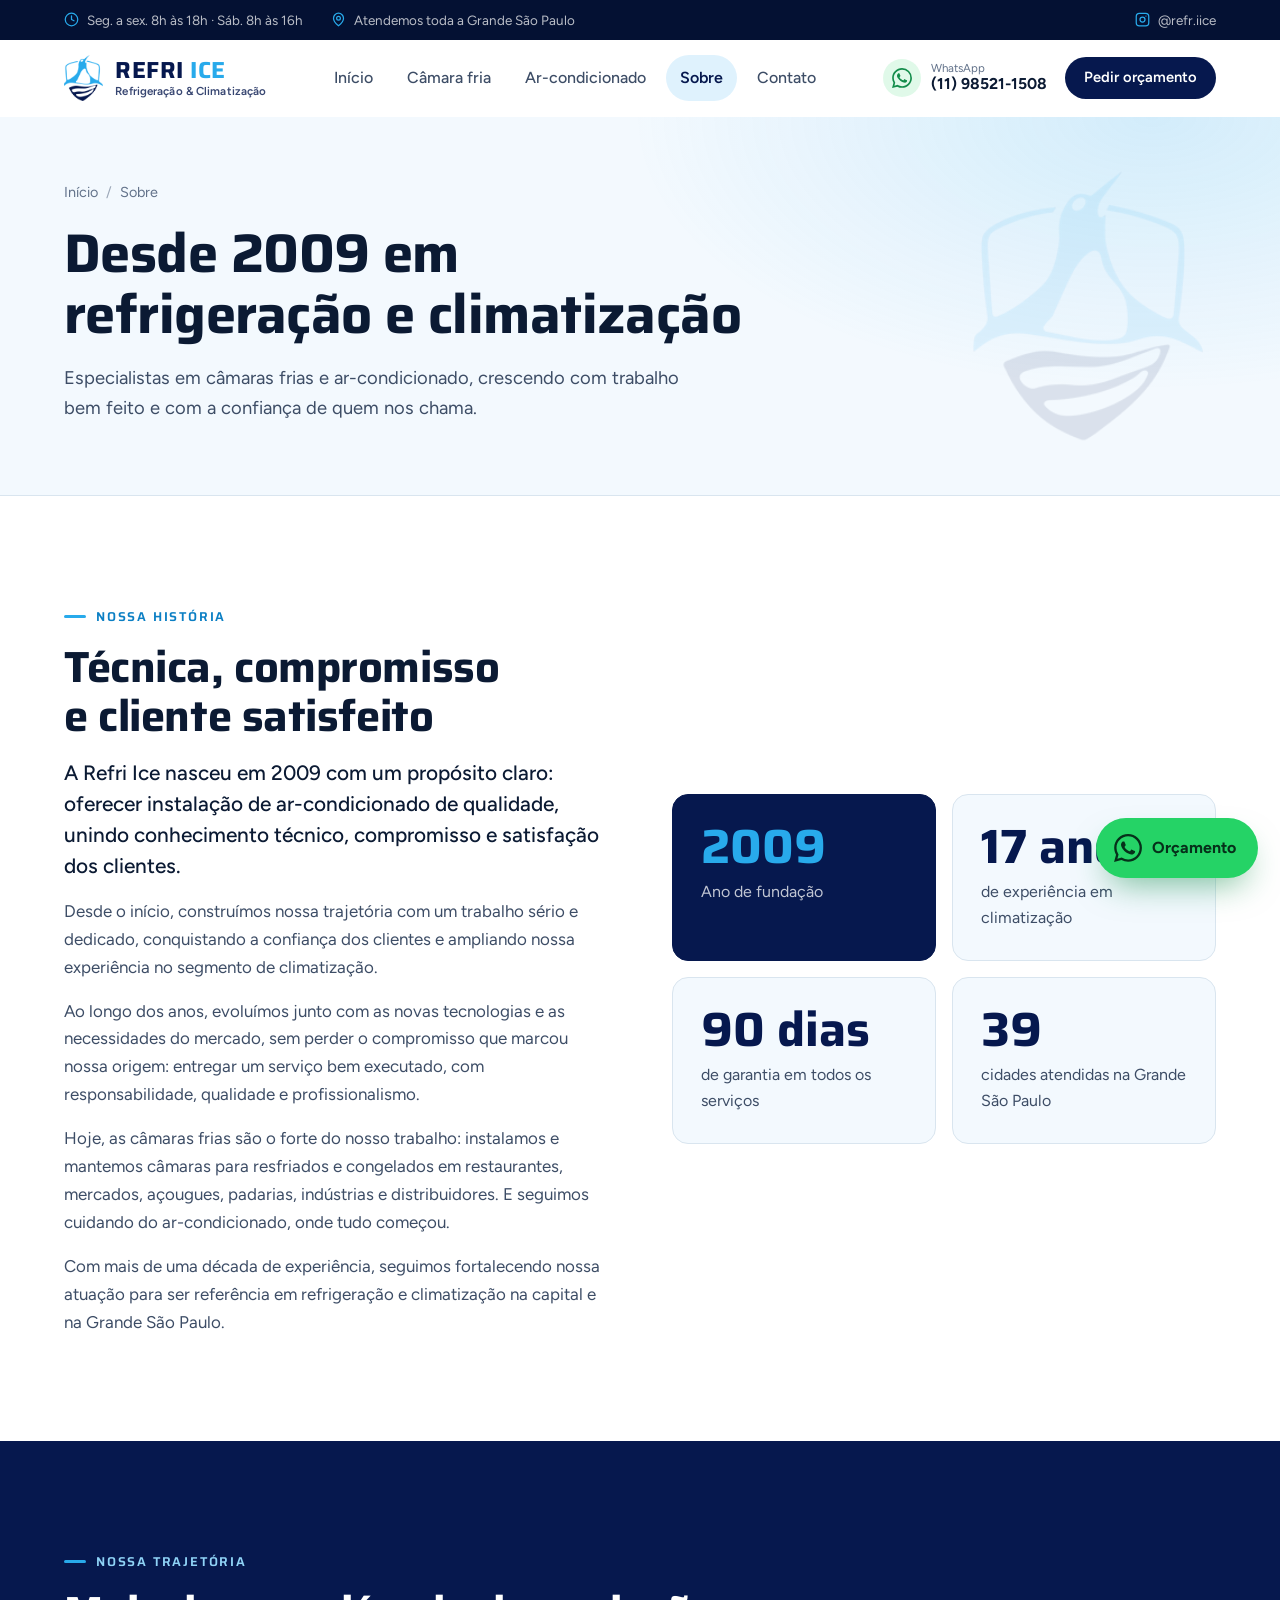
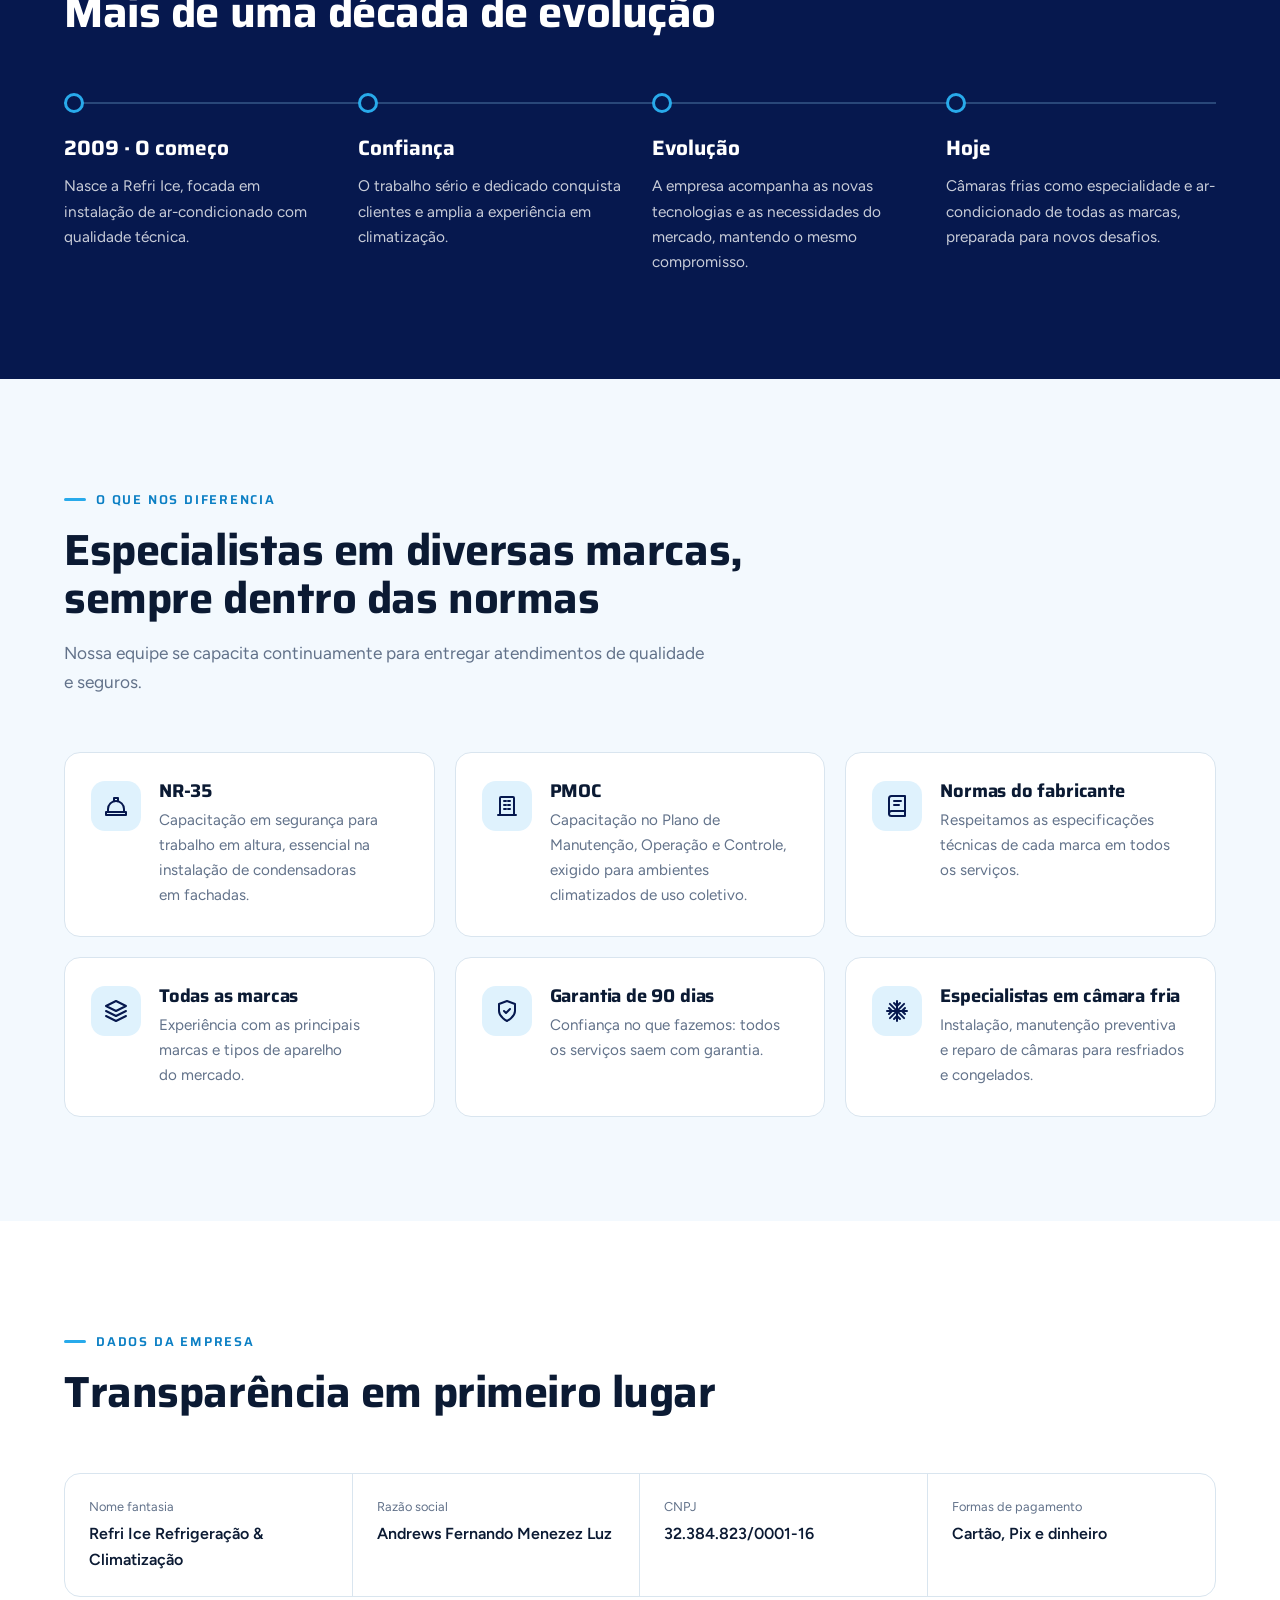
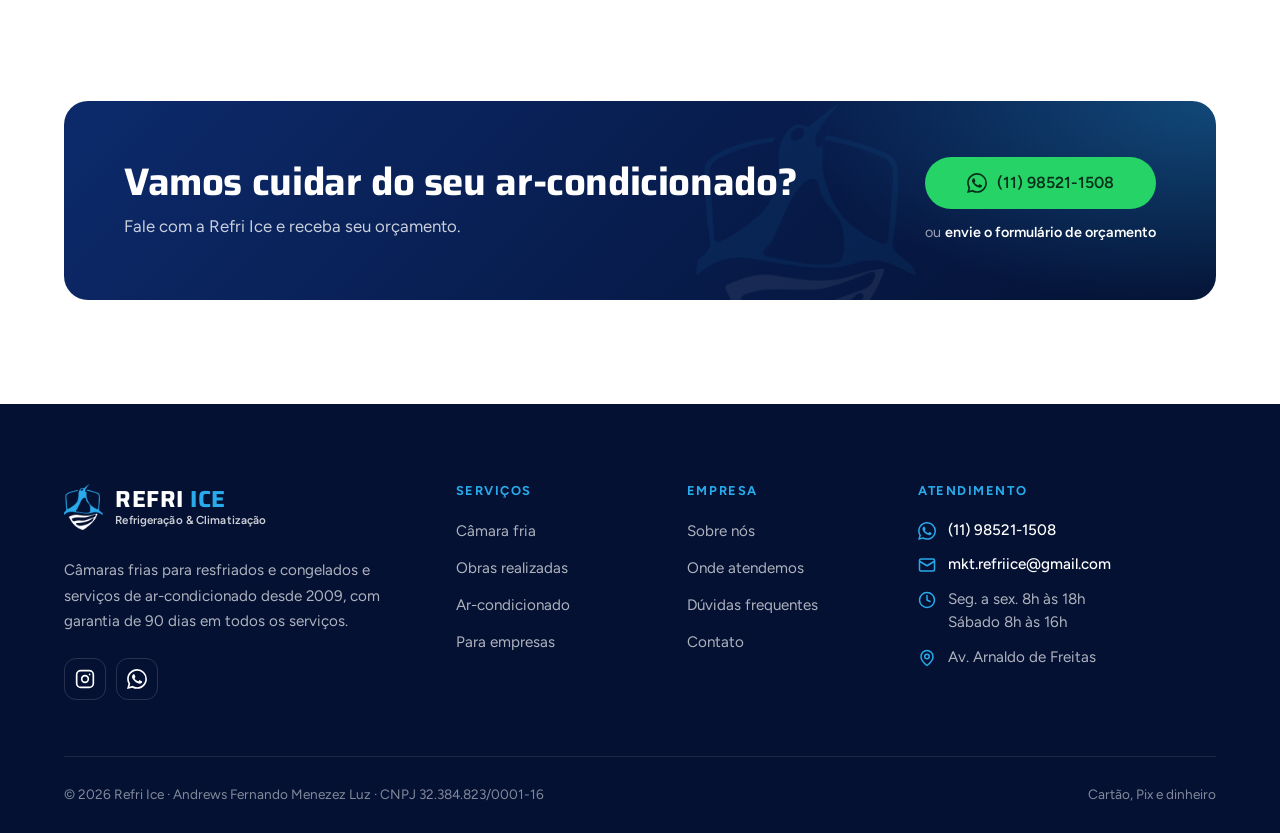
<file: sobre.html>
<!DOCTYPE html>
<html lang="pt-BR">

<head>
  <meta charset="UTF-8">
  <meta name="viewport" content="width=device-width, initial-scale=1.0">
  <title>Sobre | Refri Ice — Refrigeração & Climatização desde 2009</title>
  <meta name="description"
    content="Conheça a Refri Ice: desde 2009 em refrigeração e climatização. Especialistas em câmaras frias para resfriados e congelados e em ar-condicionado, com equipe capacitada em PMOC e NR-35.">
  <meta name="theme-color" content="#06184e">
  <link rel="canonical" href="https://refri-ice.com.br/sobre.html">

  <meta property="og:type" content="website">
  <meta property="og:url" content="https://refri-ice.com.br/sobre.html">
  <meta property="og:locale" content="pt_BR">
  <meta property="og:title" content="Sobre | Refri Ice — Refrigeração & Climatização desde 2009">
  <meta property="og:description"
    content="Conheça a Refri Ice: desde 2009 em refrigeração e climatização. Especialistas em câmaras frias para resfriados e congelados e em ar-condicionado, com equipe capacitada em PMOC e NR-35.">
  <meta property="og:image" content="https://refri-ice.com.br/img/og-refri-ice.jpg">
  <meta property="og:image:width" content="1200">
  <meta property="og:image:height" content="630">
  <meta property="og:image:alt" content="Refri Ice: câmaras frias e ar-condicionado na Grande São Paulo">
  <meta name="twitter:card" content="summary_large_image">

  <link rel="icon" href="img/favicon.png" type="image/png">
  <link rel="apple-touch-icon" href="img/apple-touch-icon.png">

  <link rel="preconnect" href="https://fonts.googleapis.com">
  <link rel="preconnect" href="https://fonts.gstatic.com" crossorigin>
  <link rel="stylesheet" href="css/style.css">
  <link rel="stylesheet" href="css/header.css">
  <link rel="stylesheet" href="css/components.css">
  <link rel="stylesheet" href="css/sections.css">
  <link rel="stylesheet" href="css/footer.css">
  <link rel="stylesheet" href="css/camara-fria.css">

  <script>document.documentElement.classList.add('js');</script>
</head>

<body>
  <!-- =========================================================
       ÍCONES (referenciados com <use href="#i-...">)
       ========================================================= -->
  <svg width="0" height="0" style="position:absolute" aria-hidden="true">
    <defs>
      <symbol id="i-wa" viewBox="0 0 24 24"><path fill="currentColor" d="M17.47 14.38c-.3-.15-1.76-.87-2.03-.97-.27-.1-.47-.15-.67.15-.2.3-.77.97-.94 1.16-.17.2-.35.22-.64.07-.3-.15-1.26-.46-2.39-1.47-.88-.79-1.48-1.76-1.65-2.06-.17-.3-.02-.46.13-.6.13-.14.3-.35.45-.52.15-.17.2-.3.3-.5.1-.2.05-.37-.03-.52-.07-.15-.67-1.61-.92-2.2-.24-.58-.49-.5-.67-.51h-.57c-.2 0-.52.07-.8.37-.27.3-1.04 1.02-1.04 2.48s1.07 2.88 1.21 3.07c.15.2 2.1 3.2 5.08 4.49.71.3 1.26.49 1.7.62.71.23 1.36.2 1.87.12.57-.08 1.76-.72 2-1.41.25-.7.25-1.29.18-1.41-.08-.13-.28-.2-.57-.35m-5.42 7.4h-.01a9.87 9.87 0 0 1-5.03-1.38l-.36-.21-3.74.98 1-3.65-.24-.37a9.86 9.86 0 0 1-1.51-5.26c0-5.45 4.44-9.88 9.89-9.88 2.64 0 5.12 1.03 6.99 2.9a9.83 9.83 0 0 1 2.89 6.99c0 5.45-4.44 9.88-9.88 9.88m8.41-18.3A11.82 11.82 0 0 0 12.05 0C5.5 0 .16 5.34.16 11.89c0 2.1.55 4.14 1.59 5.95L.06 24l6.3-1.65a11.88 11.88 0 0 0 5.68 1.45h.01c6.55 0 11.89-5.34 11.89-11.89a11.82 11.82 0 0 0-3.48-8.41Z"/></symbol>
      <symbol id="i-clock" viewBox="0 0 24 24" fill="none" stroke="currentColor" stroke-width="2" stroke-linecap="round" stroke-linejoin="round"><circle cx="12" cy="12" r="10"/><path d="M12 6v6l4 2"/></symbol>
      <symbol id="i-pin" viewBox="0 0 24 24" fill="none" stroke="currentColor" stroke-width="2" stroke-linecap="round" stroke-linejoin="round"><path d="M20 10c0 6-8 12-8 12s-8-6-8-12a8 8 0 0 1 16 0Z"/><circle cx="12" cy="10" r="3"/></symbol>
      <symbol id="i-insta" viewBox="0 0 24 24" fill="none" stroke="currentColor" stroke-width="2" stroke-linecap="round" stroke-linejoin="round"><rect x="2" y="2" width="20" height="20" rx="5"/><circle cx="12" cy="12" r="4"/><path d="M17.5 6.5h.01"/></symbol>
      <symbol id="i-shield" viewBox="0 0 24 24" fill="none" stroke="currentColor" stroke-width="2" stroke-linecap="round" stroke-linejoin="round"><path d="M12 22s8-4 8-10V5l-8-3-8 3v7c0 6 8 10 8 10Z"/><path d="m9 12 2 2 4-4"/></symbol>
      <symbol id="i-calendar" viewBox="0 0 24 24" fill="none" stroke="currentColor" stroke-width="2" stroke-linecap="round" stroke-linejoin="round"><rect x="3" y="4" width="18" height="18" rx="2"/><path d="M16 2v4M8 2v4M3 10h18"/></symbol>
      <symbol id="i-mail" viewBox="0 0 24 24" fill="none" stroke="currentColor" stroke-width="2" stroke-linecap="round" stroke-linejoin="round"><rect x="2" y="4" width="20" height="16" rx="2"/><path d="m22 7-10 6L2 7"/></symbol>
      <symbol id="i-card" viewBox="0 0 24 24" fill="none" stroke="currentColor" stroke-width="2" stroke-linecap="round" stroke-linejoin="round"><rect x="2" y="5" width="20" height="14" rx="2"/><path d="M2 10h20M6 15h4"/></symbol>
      <symbol id="i-award" viewBox="0 0 24 24" fill="none" stroke="currentColor" stroke-width="2" stroke-linecap="round" stroke-linejoin="round"><circle cx="12" cy="8" r="6"/><path d="M15.5 13.5 17 22l-5-3-5 3 1.5-8.5"/></symbol>
      <symbol id="i-layers" viewBox="0 0 24 24" fill="none" stroke="currentColor" stroke-width="2" stroke-linecap="round" stroke-linejoin="round"><path d="M12 2 2 7l10 5 10-5-10-5Z"/><path d="m2 17 10 5 10-5M2 12l10 5 10-5"/></symbol>
      <symbol id="i-book" viewBox="0 0 24 24" fill="none" stroke="currentColor" stroke-width="2" stroke-linecap="round" stroke-linejoin="round"><path d="M4 19.5A2.5 2.5 0 0 1 6.5 17H20V2H6.5A2.5 2.5 0 0 0 4 4.5v15Z"/><path d="M4 19.5A2.5 2.5 0 0 0 6.5 22H20v-5M9 7h7M9 11h5"/></symbol>
      <symbol id="i-helmet" viewBox="0 0 24 24" fill="none" stroke="currentColor" stroke-width="2" stroke-linecap="round" stroke-linejoin="round"><path d="M2 18h20v3H2z"/><path d="M4 18v-3a8 8 0 0 1 16 0v3"/><path d="M10 7.3V4h4v3.3"/></symbol>
      <symbol id="i-building" viewBox="0 0 24 24" fill="none" stroke="currentColor" stroke-width="2" stroke-linecap="round" stroke-linejoin="round"><path d="M3 21h18M5 21V4a1 1 0 0 1 1-1h12a1 1 0 0 1 1 1v17"/><path d="M9 7h2M13 7h2M9 11h2M13 11h2M9 15h2M13 15h2"/></symbol>
      <symbol id="i-wrench" viewBox="0 0 24 24" fill="none" stroke="currentColor" stroke-width="2" stroke-linecap="round" stroke-linejoin="round"><path d="M14.7 6.3a1 1 0 0 0 0 1.4l1.6 1.6a1 1 0 0 0 1.4 0l3.77-3.77a6 6 0 0 1-7.94 7.94l-6.91 6.91a2.12 2.12 0 0 1-3-3l6.91-6.91a6 6 0 0 1 7.94-7.94l-3.76 3.76Z"/></symbol>
      <symbol id="i-snow" viewBox="0 0 24 24" fill="none" stroke="currentColor" stroke-width="2" stroke-linecap="round" stroke-linejoin="round"><path d="M12 2v20M2 12h20M4.9 4.9l14.2 14.2M19.1 4.9 4.9 19.1"/><path d="m9 4 3 3 3-3M9 20l3-3 3 3M4 9l3 3-3 3M20 9l-3 3 3 3"/></symbol>
      <symbol id="i-thermo" viewBox="0 0 24 24" fill="none" stroke="currentColor" stroke-width="2" stroke-linecap="round" stroke-linejoin="round"><path d="M14 14.76V3.5a2.5 2.5 0 0 0-5 0v11.26a4.5 4.5 0 1 0 5 0Z"/></symbol>
      <symbol id="i-trend-down" viewBox="0 0 24 24" fill="none" stroke="currentColor" stroke-width="2" stroke-linecap="round" stroke-linejoin="round"><path d="m22 17-8.5-8.5-5 5L2 7"/><path d="M16 17h6v-6"/></symbol>
      <symbol id="i-utensils" viewBox="0 0 24 24" fill="none" stroke="currentColor" stroke-width="2" stroke-linecap="round" stroke-linejoin="round"><path d="M3 2v7c0 1.1.9 2 2 2h4a2 2 0 0 0 2-2V2M7 2v20M21 15V2a5 5 0 0 0-5 5v6c0 1.1.9 2 2 2h3Zm0 0v7"/></symbol>
      <symbol id="i-cart" viewBox="0 0 24 24" fill="none" stroke="currentColor" stroke-width="2" stroke-linecap="round" stroke-linejoin="round"><circle cx="8" cy="21" r="1"/><circle cx="19" cy="21" r="1"/><path d="M2.05 2.05h2l2.66 12.42a2 2 0 0 0 2 1.58h9.78a2 2 0 0 0 1.95-1.57l1.65-7.43H5.12"/></symbol>
      <symbol id="i-cake" viewBox="0 0 24 24" fill="none" stroke="currentColor" stroke-width="2" stroke-linecap="round" stroke-linejoin="round"><path d="M20 21v-8a2 2 0 0 0-2-2H6a2 2 0 0 0-2 2v8M4 16s.5-1 2-1 2.5 2 4 2 2.5-2 4-2 2.5 2 4 2 2-1 2-1M2 21h20M7 8v3M12 8v3M17 8v3M7 4h.01M12 4h.01M17 4h.01"/></symbol>
      <symbol id="i-factory" viewBox="0 0 24 24" fill="none" stroke="currentColor" stroke-width="2" stroke-linecap="round" stroke-linejoin="round"><path d="M2 20a2 2 0 0 0 2 2h16a2 2 0 0 0 2-2V8l-7 5V8l-7 5V4a2 2 0 0 0-2-2H4a2 2 0 0 0-2 2Z"/><path d="M17 18h1M12 18h1M7 18h1"/></symbol>
      <symbol id="i-play" viewBox="0 0 24 24"><path fill="currentColor" d="M7 4.5v15a1 1 0 0 0 1.5.86l12.5-7.5a1 1 0 0 0 0-1.72L8.5 3.64A1 1 0 0 0 7 4.5Z"/></symbol>
      <symbol id="i-image" viewBox="0 0 24 24" fill="none" stroke="currentColor" stroke-width="2" stroke-linecap="round" stroke-linejoin="round"><rect x="3" y="3" width="18" height="18" rx="2"/><circle cx="9" cy="9" r="2"/><path d="m21 15-3.1-3.1a2 2 0 0 0-2.8 0L6 21"/></symbol>
      <symbol id="i-x" viewBox="0 0 24 24" fill="none" stroke="currentColor" stroke-width="2.4" stroke-linecap="round"><path d="M18 6 6 18M6 6l12 12"/></symbol>
      <symbol id="i-chevron-left" viewBox="0 0 24 24" fill="none" stroke="currentColor" stroke-width="2.4" stroke-linecap="round" stroke-linejoin="round"><path d="m15 18-6-6 6-6"/></symbol>
      <symbol id="i-chevron-right" viewBox="0 0 24 24" fill="none" stroke="currentColor" stroke-width="2.4" stroke-linecap="round" stroke-linejoin="round"><path d="m9 18 6-6-6-6"/></symbol>
      <symbol id="i-gauge" viewBox="0 0 24 24" fill="none" stroke="currentColor" stroke-width="2" stroke-linecap="round" stroke-linejoin="round"><path d="M3.34 19a10 10 0 1 1 17.32 0"/><path d="m12 14 4-4"/><circle cx="12" cy="14" r="1.5"/></symbol>
      <symbol id="i-zap" viewBox="0 0 24 24" fill="none" stroke="currentColor" stroke-width="2" stroke-linecap="round" stroke-linejoin="round"><path d="M13 2 3 14h9l-1 8 10-12h-9l1-8Z"/></symbol>
      <symbol id="i-phone" viewBox="0 0 24 24" fill="none" stroke="currentColor" stroke-width="2" stroke-linecap="round" stroke-linejoin="round"><path d="M22 16.9v3a2 2 0 0 1-2.2 2 19.8 19.8 0 0 1-8.6-3.1 19.5 19.5 0 0 1-6-6A19.8 19.8 0 0 1 2.1 4.2 2 2 0 0 1 4.1 2h3a2 2 0 0 1 2 1.7c.1.9.4 1.8.7 2.7a2 2 0 0 1-.5 2.1L8 9.8a16 16 0 0 0 6 6l1.3-1.3a2 2 0 0 1 2.1-.4c.9.3 1.8.6 2.7.7a2 2 0 0 1 1.7 2Z"/></symbol>
    </defs>
  </svg>

  <a class="sr-only" href="#conteudo">Pular para o conteúdo</a>

  <!-- =========================================================
       BARRA SUPERIOR + CABEÇALHO
       ========================================================= -->
  <div class="topbar">
    <div class="container topbar__inner">
      <div class="topbar__group">
        <span class="topbar__item"><svg><use href="#i-clock"/></svg> Seg. a sex. 8h às 18h · Sáb. 8h às 16h</span>
        <span class="topbar__item topbar__hide-md"><svg><use href="#i-pin"/></svg> Atendemos toda a Grande São Paulo</span>
      </div>
      <div class="topbar__group">
        <a class="topbar__item" href="https://www.instagram.com/refr.iice/" target="_blank" rel="noopener"><svg><use href="#i-insta"/></svg> @refr.iice</a>
      </div>
    </div>
  </div>

  <header class="site-header">
    <div class="container site-header__inner">
      <a href="index.html" class="brand" aria-label="Refri Ice — página inicial">
        <img src="img/logo-mark.png" alt="" width="41" height="46">
        <span class="brand__text">
          <span class="brand__name">REFRI <span>ICE</span></span>
          <span class="brand__tag">Refrigeração &amp; Climatização</span>
        </span>
      </a>

      <nav class="main-nav" id="menu" aria-label="Navegação principal">
        <ul class="main-nav__list">
          <li><a href="index.html">Início</a></li>
          <li><a href="camara-fria.html">Câmara fria</a></li>
          <li><a href="servicos.html">Ar-condicionado</a></li>
          <li><a href="sobre.html">Sobre</a></li>
          <li><a href="contato.html">Contato</a></li>
        </ul>
        <a class="btn btn--whatsapp main-nav__cta" data-whatsapp
          href="https://wa.me/5511985211508?text=Ol%C3%A1%2C%20Refri%20Ice!%20Vim%20pelo%20site%20e%20gostaria%20de%20um%20or%C3%A7amento."
          target="_blank" rel="noopener"><svg><use href="#i-wa"/></svg> Chamar no WhatsApp</a>
      </nav>

      <div class="site-header__actions">
        <a class="header-phone" href="https://wa.me/5511985211508" target="_blank" rel="noopener">
          <span class="header-phone__icon"><svg><use href="#i-wa"/></svg></span>
          <span><small>WhatsApp</small><strong>(11) 98521-1508</strong></span>
        </a>
        <a href="contato.html" class="btn btn--primary btn--sm">Pedir orçamento</a>
        <button class="nav-toggle" type="button" aria-label="Abrir menu" aria-expanded="false" aria-controls="menu">
          <span></span><span></span><span></span>
        </button>
      </div>
    </div>
  </header>

  <main id="conteudo">
    <!-- =========================================================
         CABEÇALHO DA PÁGINA
         ========================================================= -->
    <section class="page-hero">
      <img class="page-hero__mark" src="img/logo-mark.png" alt="">
      <div class="container">
        <ol class="breadcrumb">
          <li><a href="index.html">Início</a></li>
          <li aria-current="page">Sobre</li>
        </ol>
        <h1>Desde 2009 em refrigeração e climatização</h1>
        <p>Especialistas em câmaras frias e ar-condicionado, crescendo com trabalho bem feito e com a confiança de quem
          nos chama.</p>
      </div>
    </section>

    <!-- =========================================================
         HISTÓRIA
         ========================================================= -->
    <section class="section">
      <div class="container split">
        <div class="story">
          <span class="eyebrow">Nossa história</span>
          <h2 class="section-title">Técnica, compromisso e cliente satisfeito</h2>
          <p class="story__lead">
            A Refri Ice nasceu em 2009 com um propósito claro: oferecer instalação de ar-condicionado de qualidade, unindo
            conhecimento técnico, compromisso e satisfação dos clientes.
          </p>
          <p>
            Desde o início, construímos nossa trajetória com um trabalho sério e dedicado, conquistando a confiança dos
            clientes e ampliando nossa experiência no segmento de climatização.
          </p>
          <p>
            Ao longo dos anos, evoluímos junto com as novas tecnologias e as necessidades do mercado, sem perder o
            compromisso que marcou nossa origem: entregar um serviço bem executado, com responsabilidade, qualidade e
            profissionalismo.
          </p>
          <p>
            Hoje, as câmaras frias são o forte do nosso trabalho: instalamos e mantemos câmaras para resfriados e
            congelados em restaurantes, mercados, açougues, padarias, indústrias e distribuidores. E seguimos cuidando
            do ar-condicionado, onde tudo começou.
          </p>
          <p>
            Com mais de uma década de experiência, seguimos fortalecendo nossa atuação para ser referência em
            refrigeração e climatização na capital e na Grande São Paulo.
          </p>
        </div>

        <div class="stats">
          <div class="stat stat--navy reveal"><strong>2009</strong>Ano de fundação</div>
          <div class="stat reveal"><strong><span data-years-since="2009">17</span> anos</strong>de experiência em climatização</div>
          <div class="stat reveal"><strong>90 dias</strong>de garantia em todos os serviços</div>
          <div class="stat reveal"><strong>39</strong>cidades atendidas na Grande São Paulo</div>
        </div>
      </div>
    </section>

    <!-- =========================================================
         TRAJETÓRIA
         ========================================================= -->
    <section class="section section--navy">
      <div class="container">
        <div class="section-heading">
          <span class="eyebrow">Nossa trajetória</span>
          <h2>Mais de uma década de evolução</h2>
        </div>
        <ol class="timeline">
          <li class="reveal">
            <strong>2009 · O começo</strong>
            <p>Nasce a Refri Ice, focada em instalação de ar-condicionado com qualidade técnica.</p>
          </li>
          <li class="reveal">
            <strong>Confiança</strong>
            <p>O trabalho sério e dedicado conquista clientes e amplia a experiência em climatização.</p>
          </li>
          <li class="reveal">
            <strong>Evolução</strong>
            <p>A empresa acompanha as novas tecnologias e as necessidades do mercado, mantendo o mesmo compromisso.</p>
          </li>
          <li class="reveal">
            <strong>Hoje</strong>
            <p>Câmaras frias como especialidade e ar-condicionado de todas as marcas, preparada para novos desafios.</p>
          </li>
        </ol>
      </div>
    </section>

    <!-- =========================================================
         DIFERENCIAIS E QUALIFICAÇÕES
         ========================================================= -->
    <section class="section section--ice">
      <div class="container">
        <div class="section-heading">
          <span class="eyebrow">O que nos diferencia</span>
          <h2>Especialistas em diversas marcas, sempre dentro das normas</h2>
          <p>Nossa equipe se capacita continuamente para entregar atendimentos de qualidade e seguros.</p>
        </div>

        <div class="feature-grid">
          <article class="feature reveal">
            <span class="feature__icon"><svg><use href="#i-helmet"/></svg></span>
            <div>
              <h3>NR-35</h3>
              <p>Capacitação em segurança para trabalho em altura, essencial na instalação de condensadoras em fachadas.</p>
            </div>
          </article>
          <article class="feature reveal">
            <span class="feature__icon"><svg><use href="#i-building"/></svg></span>
            <div>
              <h3>PMOC</h3>
              <p>Capacitação no Plano de Manutenção, Operação e Controle, exigido para ambientes climatizados de uso
                coletivo.</p>
            </div>
          </article>
          <article class="feature reveal">
            <span class="feature__icon"><svg><use href="#i-book"/></svg></span>
            <div>
              <h3>Normas do fabricante</h3>
              <p>Respeitamos as especificações técnicas de cada marca em todos os serviços.</p>
            </div>
          </article>
          <article class="feature reveal">
            <span class="feature__icon"><svg><use href="#i-layers"/></svg></span>
            <div>
              <h3>Todas as marcas</h3>
              <p>Experiência com as principais marcas e tipos de aparelho do mercado.</p>
            </div>
          </article>
          <article class="feature reveal">
            <span class="feature__icon"><svg><use href="#i-shield"/></svg></span>
            <div>
              <h3>Garantia de 90 dias</h3>
              <p>Confiança no que fazemos: todos os serviços saem com garantia.</p>
            </div>
          </article>
          <article class="feature reveal">
            <span class="feature__icon"><svg><use href="#i-snow"/></svg></span>
            <div>
              <h3>Especialistas em câmara fria</h3>
              <p>Instalação, manutenção preventiva e reparo de câmaras para resfriados e congelados.</p>
            </div>
          </article>
        </div>
      </div>
    </section>

    <!-- =========================================================
         DADOS DA EMPRESA
         ========================================================= -->
    <section class="section">
      <div class="container">
        <div class="section-heading">
          <span class="eyebrow">Dados da empresa</span>
          <h2>Transparência em primeiro lugar</h2>
        </div>
        <div class="company-card">
          <div><small>Nome fantasia</small><strong>Refri Ice Refrigeração &amp; Climatização</strong></div>
          <div><small>Razão social</small><strong>Andrews Fernando Menezez Luz</strong></div>
          <div><small>CNPJ</small><strong>32.384.823/0001-16</strong></div>
          <div><small>Formas de pagamento</small><strong>Cartão, Pix e dinheiro</strong></div>
        </div>
      </div>
    </section>

    <!-- =========================================================
         CTA FINAL
         ========================================================= -->
    <section class="section section--flush-top">
      <div class="container">
        <div class="cta-band reveal">
          <img class="cta-band__mark" src="img/logo-mark-light.png" alt="">
          <div>
            <h2>Vamos cuidar do seu ar-condicionado?</h2>
            <p>Fale com a Refri Ice e receba seu orçamento.</p>
          </div>
          <div class="cta-band__actions">
            <a class="btn btn--whatsapp" data-whatsapp
              href="https://wa.me/5511985211508?text=Ol%C3%A1%2C%20Refri%20Ice!%20Vim%20pelo%20site%20e%20gostaria%20de%20um%20or%C3%A7amento."
              target="_blank" rel="noopener"><svg><use href="#i-wa"/></svg> (11) 98521-1508</a>
            <span class="cta-band__alt">ou <a href="contato.html">envie o formulário de orçamento</a></span>
          </div>
        </div>
      </div>
    </section>
  </main>

  <!-- =========================================================
       RODAPÉ
       ========================================================= -->
  <footer class="site-footer">
    <div class="container">
      <div class="footer-grid">
        <div class="footer-about">
          <a href="index.html" class="brand brand--light" aria-label="Refri Ice — página inicial">
            <img src="img/logo-mark-light.png" alt="" width="41" height="46">
            <span class="brand__text">
              <span class="brand__name">REFRI <span>ICE</span></span>
              <span class="brand__tag">Refrigeração &amp; Climatização</span>
            </span>
          </a>
          <p>Câmaras frias para resfriados e congelados e serviços de ar-condicionado desde 2009, com garantia de 90
            dias em todos os serviços.</p>
          <div class="footer-social">
            <a href="https://www.instagram.com/refr.iice/" target="_blank" rel="noopener" aria-label="Instagram da Refri Ice"><svg><use href="#i-insta"/></svg></a>
            <a href="https://wa.me/5511985211508" target="_blank" rel="noopener" aria-label="WhatsApp da Refri Ice"><svg><use href="#i-wa"/></svg></a>
          </div>
        </div>

        <div class="footer-col">
          <h2>Serviços</h2>
          <ul>
            <li><a href="camara-fria.html">Câmara fria</a></li>
            <li><a href="camara-fria.html#obras">Obras realizadas</a></li>
            <li><a href="servicos.html">Ar-condicionado</a></li>
            <li><a href="servicos.html#empresas">Para empresas</a></li>
          </ul>
        </div>

        <div class="footer-col">
          <h2>Empresa</h2>
          <ul>
            <li><a href="sobre.html">Sobre nós</a></li>
            <li><a href="index.html#cobertura">Onde atendemos</a></li>
            <li><a href="index.html#duvidas">Dúvidas frequentes</a></li>
            <li><a href="contato.html">Contato</a></li>
          </ul>
        </div>

        <div class="footer-col">
          <h2>Atendimento</h2>
          <ul class="footer-contact">
            <li><svg><use href="#i-wa"/></svg><a href="https://wa.me/5511985211508" target="_blank" rel="noopener">(11) 98521-1508</a></li>
            <li><svg><use href="#i-mail"/></svg><a href="mailto:mkt.refriice@gmail.com">mkt.refriice@gmail.com</a></li>
            <li><svg><use href="#i-clock"/></svg><span>Seg. a sex. 8h às 18h<br>Sábado 8h às 16h</span></li>
            <li><svg><use href="#i-pin"/></svg><span>Av. Arnaldo de Freitas</span></li>
          </ul>
        </div>
      </div>

      <div class="footer-bottom">
        <span>© <span data-current-year>2026</span> Refri Ice · Andrews Fernando Menezez Luz · CNPJ 32.384.823/0001-16</span>
        <span>Cartão, Pix e dinheiro</span>
      </div>
    </div>
  </footer>

  <a class="wa-float" data-whatsapp
    href="https://wa.me/5511985211508?text=Ol%C3%A1%2C%20Refri%20Ice!%20Vim%20pelo%20site%20e%20gostaria%20de%20um%20or%C3%A7amento."
    target="_blank" rel="noopener" aria-label="Conversar no WhatsApp">
    <svg><use href="#i-wa"/></svg><span>Orçamento</span>
  </a>

  <script src="js/site-config.js"></script>
  <script src="js/menu.js"></script>
  <script src="js/script.js"></script>
</body>

</html>
</file>
<file: css/style.css>
/* =========================================================
   REFRI ICE — style.css
   Base: design tokens, reset, tipografia, layout e botões
   ========================================================= */

/* ---------- Google Fonts ----------
   Display: Saira   -> letras retas e arredondadas, mesma família visual do logo
   Corpo:   Figtree -> leitura confortável em textos e formulários
------------------------------------------------------------ */
@import url('https://fonts.googleapis.com/css2?family=Saira:wght@500;600;700&family=Figtree:wght@400;500;600;700&display=swap');

:root {
  /* ---- Paleta (extraída do logo) ---- */
  --navy-950: #041133;
  --navy-900: #06184e;   /* azul-marinho do logo */
  --navy-800: #0c2a6b;
  --navy-700: #173a85;

  --sky-600: #0b7fc4;    /* azul para textos/links sobre branco (contraste AA) */
  --sky-500: #28aaeb;    /* azul-claro do logo — cor da marca */
  --sky-300: #8fd3f6;
  --sky-100: #dff2fd;
  --ice-50: #f3f9fe;     /* fundo gelado */
  --white: #ffffff;

  --ink: #0b1a33;        /* títulos */
  --text: #3d4d66;       /* corpo */
  --muted: #62728a;      /* legendas */
  --line: #d9e5ef;

  --wa: #25d366;         /* WhatsApp */
  --wa-dark: #128c4a;
  --success: #15803d;
  --danger: #c2410c;

  /* ---- Tipografia ---- */
  --font-display: 'Saira', 'Segoe UI', system-ui, sans-serif;
  --font-body: 'Figtree', 'Segoe UI', system-ui, sans-serif;

  /* ---- Layout ---- */
  --container: 1200px;
  --gutter: 24px;
  --radius-sm: 10px;
  --radius-md: 16px;
  --radius-lg: 24px;
  --shadow-sm: 0 1px 2px rgba(6, 24, 78, 0.06), 0 4px 14px -6px rgba(6, 24, 78, 0.12);
  --shadow-md: 0 24px 48px -24px rgba(6, 24, 78, 0.28);
  --header-h: 76px;
}

/* ---------- Reset ---------- */
*,
*::before,
*::after {
  box-sizing: border-box;
  margin: 0;
  padding: 0;
}

html {
  scroll-behavior: smooth;
  scroll-padding-top: calc(var(--header-h) + 16px);
}

body {
  font-family: var(--font-body);
  font-size: 1rem;
  color: var(--text);
  background: var(--white);
  line-height: 1.65;
  -webkit-font-smoothing: antialiased;
  overflow-x: hidden;
}

img,
svg {
  max-width: 100%;
  display: block;
}

a {
  color: inherit;
  text-decoration: none;
}

ul,
ol {
  list-style: none;
}

button,
input,
select,
textarea {
  font: inherit;
  color: inherit;
}

button {
  cursor: pointer;
  border: none;
  background: none;
}

h1,
h2,
h3,
h4 {
  font-family: var(--font-display);
  color: var(--ink);
  line-height: 1.12;
  font-weight: 700;
  letter-spacing: -0.01em;
  text-wrap: balance;
}

p {
  text-wrap: pretty;
}

:focus-visible {
  outline: 3px solid var(--sky-500);
  outline-offset: 3px;
  border-radius: 4px;
}

@media (prefers-reduced-motion: reduce) {
  html {
    scroll-behavior: auto;
  }

  *,
  *::before,
  *::after {
    animation-duration: 0.01ms !important;
    animation-iteration-count: 1 !important;
    transition-duration: 0.01ms !important;
  }
}

/* ---------- Layout ---------- */
.container {
  width: 100%;
  max-width: var(--container);
  margin: 0 auto;
  padding-inline: var(--gutter);
}

.section {
  padding-block: 104px;
}

.section--ice {
  background: var(--ice-50);
}

.section--flush-top {
  padding-top: 0;
}

.section--navy {
  background: var(--navy-900);
  color: rgba(255, 255, 255, 0.78);
}

.section--navy h2,
.section--navy h3 {
  color: var(--white);
}

.split {
  display: grid;
  grid-template-columns: 1fr 1fr;
  gap: 64px;
  align-items: center;
}

.eyebrow {
  display: inline-flex;
  align-items: center;
  gap: 10px;
  font-family: var(--font-display);
  font-size: 0.8rem;
  font-weight: 600;
  letter-spacing: 0.14em;
  text-transform: uppercase;
  color: var(--sky-600);
  margin-bottom: 16px;
}

.eyebrow::before {
  content: "";
  width: 22px;
  height: 3px;
  border-radius: 3px;
  background: var(--sky-500);
}

.section--navy .eyebrow {
  color: var(--sky-300);
}

.section-heading {
  max-width: 680px;
  margin-bottom: 56px;
}

.section-heading--center {
  max-width: 820px;
  margin-inline: auto;
  text-align: center;
}

.section-heading h2 {
  font-size: clamp(1.9rem, 3.4vw, 2.75rem);
  margin-bottom: 16px;
}

.section-heading p {
  font-size: 1.08rem;
  color: var(--muted);
}

.section-title {
  font-size: clamp(1.9rem, 3.4vw, 2.75rem);
  margin-bottom: 16px;
}

.section-lead {
  font-size: 1.08rem;
  color: var(--muted);
  margin-bottom: 28px;
}

.section--navy .section-heading p {
  color: rgba(255, 255, 255, 0.72);
}

.text-accent {
  color: var(--sky-500);
}

.sr-only {
  position: absolute;
  width: 1px;
  height: 1px;
  padding: 0;
  margin: -1px;
  overflow: hidden;
  clip: rect(0, 0, 0, 0);
  white-space: nowrap;
  border: 0;
}

/* ---------- Botões ---------- */
.btn {
  display: inline-flex;
  align-items: center;
  justify-content: center;
  gap: 10px;
  font-family: var(--font-body);
  font-weight: 600;
  font-size: 1rem;
  line-height: 1.2;
  padding: 15px 26px;
  border-radius: 999px;
  border: 1.5px solid transparent;
  transition: transform 0.2s ease, box-shadow 0.2s ease, background-color 0.2s ease, border-color 0.2s ease, color 0.2s ease;
  white-space: nowrap;
}

.btn svg {
  width: 20px;
  height: 20px;
  flex-shrink: 0;
}

.btn:hover {
  transform: translateY(-2px);
}

.btn--primary {
  background: var(--navy-900);
  color: var(--white);
}

.btn--primary:hover {
  background: var(--navy-700);
  box-shadow: 0 14px 28px -14px rgba(6, 24, 78, 0.6);
}

.btn--sky {
  background: var(--sky-500);
  color: var(--navy-950);
}

.btn--sky:hover {
  background: var(--sky-300);
  box-shadow: 0 14px 28px -14px rgba(40, 170, 235, 0.7);
}

.btn--whatsapp {
  background: var(--wa);
  color: #06301a;
}

.btn--whatsapp:hover {
  background: #3ee07b;
  box-shadow: 0 14px 28px -14px rgba(37, 211, 102, 0.7);
}

.btn--outline {
  border-color: var(--line);
  color: var(--ink);
  background: var(--white);
}

.btn--outline:hover {
  border-color: var(--navy-900);
}

.btn--outline-light {
  border-color: rgba(255, 255, 255, 0.35);
  color: var(--white);
}

.btn--outline-light:hover {
  border-color: var(--white);
  background: rgba(255, 255, 255, 0.08);
}

.btn--sm {
  padding: 11px 18px;
  font-size: 0.92rem;
}

.btn--block {
  width: 100%;
}

.link-arrow {
  display: inline-flex;
  align-items: center;
  gap: 8px;
  font-weight: 600;
  color: var(--sky-600);
}

.link-arrow::after {
  content: "→";
  transition: transform 0.2s ease;
}

.link-arrow:hover::after {
  transform: translateX(4px);
}

/* ---------- Revelar ao rolar (só com JS ativo) ---------- */
.js .reveal {
  opacity: 0;
  transform: translateY(20px);
  transition: opacity 0.7s ease, transform 0.7s ease;
}

.js .reveal.is-visible {
  opacity: 1;
  transform: none;
}

/* ---------- Responsivo base ---------- */
@media (max-width: 960px) {
  .section {
    padding-block: 80px;
  }

  .split {
    grid-template-columns: 1fr;
    gap: 44px;
  }
}

@media (max-width: 600px) {
  :root {
    --gutter: 18px;
  }

  .section {
    padding-block: 64px;
  }

  .section-heading {
    margin-bottom: 40px;
  }

  .btn {
    white-space: normal;
    text-align: center;
  }
}
</file>
<file: css/header.css>
/* =========================================================
   REFRI ICE — header.css
   Barra superior, cabeçalho fixo e navegação
   ========================================================= */

/* ---------- Barra superior ---------- */
.topbar {
  background: var(--navy-950);
  color: rgba(255, 255, 255, 0.72);
  font-size: 0.84rem;
}

.topbar__inner {
  display: flex;
  align-items: center;
  justify-content: space-between;
  gap: 24px;
  min-height: 40px;
}

.topbar__group {
  display: flex;
  align-items: center;
  gap: 28px;
}

.topbar__item {
  display: inline-flex;
  align-items: center;
  gap: 8px;
}

.topbar__item svg {
  width: 15px;
  height: 15px;
  color: var(--sky-500);
}

a.topbar__item:hover {
  color: var(--white);
}

/* ---------- Cabeçalho ---------- */
.site-header {
  position: sticky;
  top: 0;
  z-index: 1000;
  border-bottom: 1px solid transparent;
  transition: border-color 0.3s ease, box-shadow 0.3s ease;
}

/* O desfoque fica numa camada de fundo, e não no próprio cabeçalho:
   backdrop-filter no cabeçalho prenderia o menu mobile (position: fixed)
   dentro da altura dele, em vez de ocupar a tela. */
.site-header::before {
  content: "";
  position: absolute;
  inset: 0;
  z-index: -1;
  background: rgba(255, 255, 255, 0.94);
  backdrop-filter: saturate(1.4) blur(12px);
  -webkit-backdrop-filter: saturate(1.4) blur(12px);
}

.site-header.is-scrolled {
  border-color: var(--line);
  box-shadow: 0 10px 30px -22px rgba(6, 24, 78, 0.45);
}

.site-header__inner {
  display: flex;
  align-items: center;
  justify-content: space-between;
  gap: 28px;
  height: var(--header-h);
}

/* ---------- Marca ---------- */
.brand {
  display: inline-flex;
  align-items: center;
  gap: 12px;
  flex-shrink: 0;
}

.brand img {
  width: auto;
  height: 46px;
}

.brand__text {
  display: flex;
  flex-direction: column;
  line-height: 1;
}

.brand__name {
  font-family: var(--font-display);
  font-weight: 700;
  font-size: 1.45rem;
  letter-spacing: 0.02em;
  color: var(--navy-900);
}

.brand__name span {
  color: var(--sky-500);
}

.brand__tag {
  margin-top: 4px;
  font-size: 0.72rem;
  font-weight: 600;
  color: var(--navy-900);
  opacity: 0.8;
  letter-spacing: 0.01em;
}

.brand--light .brand__name,
.brand--light .brand__tag {
  color: var(--white);
}

/* ---------- Navegação ---------- */
.main-nav__list {
  display: flex;
  align-items: center;
  gap: 6px;
}

.main-nav__list a {
  display: block;
  padding: 10px 14px;
  border-radius: 999px;
  font-weight: 500;
  color: var(--text);
  transition: color 0.2s ease, background-color 0.2s ease;
}

.main-nav__list a:hover {
  color: var(--navy-900);
  background: var(--ice-50);
}

.main-nav__list a.is-active {
  color: var(--navy-900);
  font-weight: 600;
  background: var(--sky-100);
}

.main-nav__cta {
  display: none;
}

.site-header__actions {
  display: flex;
  align-items: center;
  gap: 18px;
}

.header-phone {
  display: inline-flex;
  align-items: center;
  gap: 10px;
  line-height: 1.15;
}

.header-phone__icon {
  display: grid;
  place-items: center;
  width: 38px;
  height: 38px;
  border-radius: 50%;
  background: rgba(37, 211, 102, 0.14);
  color: var(--wa-dark);
}

.header-phone__icon svg {
  width: 20px;
  height: 20px;
}

.header-phone small {
  display: block;
  font-size: 0.72rem;
  color: var(--muted);
}

.header-phone strong {
  font-size: 0.98rem;
  color: var(--ink);
  white-space: nowrap;
}

.header-phone:hover strong {
  color: var(--wa-dark);
}

/* ---------- Botão do menu mobile ---------- */
.nav-toggle {
  display: none;
  width: 44px;
  height: 44px;
  border-radius: 12px;
  border: 1px solid var(--line);
  align-items: center;
  justify-content: center;
  flex-direction: column;
  gap: 5px;
}

.nav-toggle span {
  width: 20px;
  height: 2px;
  background: var(--navy-900);
  border-radius: 2px;
  transition: transform 0.25s ease, opacity 0.25s ease;
}

.nav-toggle.is-open span:nth-child(1) {
  transform: translateY(7px) rotate(45deg);
}

.nav-toggle.is-open span:nth-child(2) {
  opacity: 0;
}

.nav-toggle.is-open span:nth-child(3) {
  transform: translateY(-7px) rotate(-45deg);
}

/* ---------- Responsivo ---------- */
@media (max-width: 1140px) {
  .header-phone {
    display: none;
  }
}

@media (max-width: 900px) {
  .topbar__hide-md {
    display: none;
  }

  .nav-toggle {
    display: flex;
  }

  .main-nav {
    position: fixed;
    top: var(--nav-top, var(--header-h));
    left: 0;
    right: 0;
    bottom: 0;
    background: var(--white);
    padding: 20px var(--gutter) 32px;
    border-top: 1px solid var(--line);
    overflow-y: auto;
    opacity: 0;
    visibility: hidden;
    transform: translateY(-8px);
    transition: opacity 0.25s ease, transform 0.25s ease, visibility 0s linear 0.25s;
  }

  .main-nav.is-open {
    opacity: 1;
    visibility: visible;
    transform: none;
    transition-delay: 0s;
  }

  .main-nav__list {
    flex-direction: column;
    align-items: stretch;
    gap: 4px;
  }

  .main-nav__list a {
    font-size: 1.15rem;
    padding: 14px 16px;
    border-radius: var(--radius-sm);
  }

  .main-nav__cta {
    display: flex;
    margin-top: 20px;
  }
}

@media (max-width: 600px) {
  .topbar {
    display: none;
  }

  :root {
    --header-h: 66px;
  }

  .brand img {
    height: 40px;
  }

  .brand__name {
    font-size: 1.25rem;
  }

  .site-header__actions .btn {
    display: none;
  }
}
</file>
<file: css/components.css>
/* =========================================================
   REFRI ICE — components.css
   Hero, verificador de CEP, marcas, serviços, aparelhos e etapas
   ========================================================= */

/* ---------- Hero (home) ---------- */
.hero {
  position: relative;
  padding-block: 72px 96px;
  background:
    radial-gradient(900px 520px at 88% 12%, rgba(40, 170, 235, 0.16), transparent 65%),
    radial-gradient(700px 480px at -10% 100%, rgba(40, 170, 235, 0.08), transparent 70%),
    linear-gradient(180deg, var(--ice-50), var(--white));
  overflow: hidden;
}

.hero__grid {
  display: grid;
  grid-template-columns: 1.05fr 0.95fr;
  gap: 64px;
  align-items: center;
}

.hero__badge {
  display: inline-flex;
  align-items: center;
  gap: 10px;
  padding: 7px 14px 7px 10px;
  border-radius: 999px;
  background: var(--white);
  border: 1px solid var(--line);
  box-shadow: var(--shadow-sm);
  font-size: 0.88rem;
  font-weight: 600;
  color: var(--navy-900);
  margin-bottom: 24px;
}

.hero__badge-dot {
  width: 8px;
  height: 8px;
  border-radius: 50%;
  background: var(--wa);
  box-shadow: 0 0 0 4px rgba(37, 211, 102, 0.2);
}

.hero h1 {
  font-size: clamp(2.4rem, 5vw, 3.9rem);
  line-height: 1.04;
  letter-spacing: -0.02em;
  margin-bottom: 22px;
}

.hero__lead {
  font-size: 1.15rem;
  max-width: 540px;
  margin-bottom: 34px;
}

.hero__lead strong {
  color: var(--ink);
  font-weight: 600;
}

.hero__actions {
  display: flex;
  flex-wrap: wrap;
  gap: 12px;
}

/* Visual do hero: foto da câmara com selos flutuantes */
.hero__visual {
  position: relative;
}

.hero-chip {
  position: absolute;
  display: inline-flex;
  align-items: center;
  gap: 10px;
  padding: 10px 14px;
  border-radius: 14px;
  background: var(--white);
  box-shadow: var(--shadow-md);
  font-size: 0.86rem;
  line-height: 1.2;
  color: var(--muted);
}

.hero-chip strong {
  display: block;
  color: var(--ink);
  font-size: 0.95rem;
}

.hero-chip__icon {
  display: grid;
  place-items: center;
  width: 34px;
  height: 34px;
  border-radius: 10px;
  background: var(--sky-100);
  color: var(--sky-600);
}

.hero-chip__icon svg {
  width: 18px;
  height: 18px;
}

.hero-chip--top {
  top: 22px;
  left: -26px;
}

/* ---------- Verificador de CEP ---------- */
.cep-card {
  background: var(--white);
  border: 1px solid var(--line);
  border-radius: var(--radius-md);
  box-shadow: var(--shadow-md);
  padding: 24px;
}

.cep-card__head {
  display: flex;
  align-items: center;
  gap: 14px;
  margin-bottom: 18px;
}

.cep-card__icon {
  display: grid;
  place-items: center;
  width: 44px;
  height: 44px;
  flex-shrink: 0;
  border-radius: 12px;
  background: var(--navy-900);
  color: var(--sky-500);
}

.cep-card__icon svg {
  width: 22px;
  height: 22px;
}

.cep-card__title {
  font-size: 1.2rem;
  margin-bottom: 2px;
}

.cep-card__head p {
  font-size: 0.92rem;
  color: var(--muted);
  line-height: 1.4;
}

.cep-form {
  display: flex;
  gap: 10px;
}

.cep-form input {
  flex: 1;
  min-width: 0;
  height: 52px;
  padding: 0 18px;
  border: 1.5px solid var(--line);
  border-radius: 999px;
  background: var(--ice-50);
  font-size: 1.08rem;
  font-weight: 600;
  letter-spacing: 0.04em;
  color: var(--ink);
  transition: border-color 0.2s ease, box-shadow 0.2s ease, background-color 0.2s ease;
}

.cep-form input::placeholder {
  color: #9aa8bb;
  font-weight: 500;
}

.cep-form input:focus {
  outline: none;
  background: var(--white);
  border-color: var(--sky-500);
  box-shadow: 0 0 0 4px rgba(40, 170, 235, 0.18);
}

.cep-form .btn {
  height: 52px;
  padding-inline: 24px;
}

.cep-form .btn:disabled {
  opacity: 0.6;
  cursor: progress;
  transform: none;
}

.cep-result {
  margin-top: 16px;
  padding: 14px 16px;
  border-radius: 12px;
  display: flex;
  gap: 12px;
  align-items: flex-start;
  font-size: 0.94rem;
  line-height: 1.45;
  animation: fade-in 0.3s ease;
}

@keyframes fade-in {
  from { opacity: 0; transform: translateY(-4px); }
  to { opacity: 1; transform: none; }
}

.cep-result__icon {
  flex-shrink: 0;
  display: grid;
  place-items: center;
  width: 26px;
  height: 26px;
  border-radius: 50%;
  font-weight: 700;
  font-size: 0.85rem;
  color: var(--white);
}

.cep-result strong {
  display: block;
  color: var(--ink);
}

.cep-result small {
  display: block;
  color: var(--muted);
  font-size: 0.85rem;
}

.cep-result a {
  display: inline-block;
  margin-top: 6px;
  font-weight: 600;
  text-decoration: underline;
  text-underline-offset: 3px;
}

.cep-result--ok {
  background: #ecfdf3;
  border: 1px solid #bbf0cf;
}

.cep-result--ok .cep-result__icon {
  background: var(--success);
}

.cep-result--ok a {
  color: var(--success);
}

.cep-result--no {
  background: #fff6ed;
  border: 1px solid #fed7aa;
}

.cep-result--no .cep-result__icon {
  background: var(--danger);
}

.cep-result--no a {
  color: var(--danger);
}

.cep-result--loading {
  background: var(--ice-50);
  border: 1px solid var(--line);
  color: var(--muted);
}

.cep-result--loading .cep-result__icon {
  border: 3px solid var(--sky-100);
  border-top-color: var(--sky-500);
  animation: spin 0.8s linear infinite;
}

@keyframes spin {
  to { transform: rotate(360deg); }
}

/* ---------- Faixa de marcas ---------- */
.brands {
  border-block: 1px solid var(--line);
  background: var(--white);
  padding-block: 22px;
}

.brands__inner {
  display: flex;
  align-items: center;
  gap: 36px;
}

.brands__label {
  flex-shrink: 0;
  font-weight: 600;
  color: var(--ink);
  font-size: 0.95rem;
}

.brands__track {
  flex: 1;
  overflow: hidden;
  mask-image: linear-gradient(90deg, transparent, #000 8%, #000 92%, transparent);
  -webkit-mask-image: linear-gradient(90deg, transparent, #000 8%, #000 92%, transparent);
}

.brands__list {
  display: flex;
  gap: 48px;
  width: max-content;
  animation: marquee 38s linear infinite;
}

.brands__list li {
  font-family: var(--font-display);
  font-weight: 600;
  font-size: 1.2rem;
  color: #8d9bb0;
  white-space: nowrap;
}

@keyframes marquee {
  to { transform: translateX(-50%); }
}

/* Pausa ao passar o mouse, para dar tempo de ler */
.brands__track:hover .brands__list {
  animation-play-state: paused;
}

/* O letreiro continua correndo mesmo com "reduzir movimento" ativo no
   sistema (ex.: efeitos de animação desligados no Windows): é lento,
   não pisca e pausa ao passar o mouse. */
@media (prefers-reduced-motion: reduce) {
  .brands__list {
    animation-duration: 38s !important;
    animation-iteration-count: infinite !important;
  }
}

/* ---------- Cartões de serviço ---------- */
.service-grid {
  display: grid;
  grid-template-columns: repeat(3, 1fr);
  gap: 24px;
}

.service-card {
  display: flex;
  flex-direction: column;
  background: var(--white);
  border: 1px solid var(--line);
  border-radius: var(--radius-lg);
  overflow: hidden;
  transition: transform 0.3s ease, box-shadow 0.3s ease, border-color 0.3s ease;
}

.service-card:hover {
  transform: translateY(-6px);
  border-color: var(--sky-300);
  box-shadow: var(--shadow-md);
}

.service-card__art {
  position: relative;
  height: 180px;
  background: linear-gradient(160deg, var(--sky-100), var(--ice-50));
  display: grid;
  place-items: center;
  overflow: hidden;
}

.service-card__art svg {
  width: 72%;
  height: auto;
}

.service-card__num {
  position: absolute;
  top: 16px;
  left: 18px;
  font-family: var(--font-display);
  font-weight: 700;
  font-size: 0.85rem;
  color: var(--sky-600);
  letter-spacing: 0.08em;
}

.service-card__body {
  flex: 1;
  display: flex;
  flex-direction: column;
  padding: 28px 28px 30px;
}

.service-card h3 {
  font-size: 1.5rem;
  margin-bottom: 10px;
}

.service-card__body > p {
  color: var(--muted);
  margin-bottom: 18px;
}

.tag {
  align-self: flex-start;
  display: inline-flex;
  align-items: center;
  gap: 8px;
  padding: 6px 12px;
  border-radius: 999px;
  background: var(--ice-50);
  border: 1px solid var(--line);
  font-size: 0.84rem;
  font-weight: 600;
  color: var(--navy-900);
  margin-bottom: 20px;
}

.tag svg {
  width: 15px;
  height: 15px;
  color: var(--sky-600);
}

.check-list {
  display: flex;
  flex-direction: column;
  gap: 10px;
  margin-bottom: 24px;
}

.check-list li {
  position: relative;
  padding-left: 30px;
  line-height: 1.45;
}

.check-list li::before {
  content: "";
  position: absolute;
  left: 0;
  top: 1px;
  width: 20px;
  height: 20px;
  border-radius: 50%;
  background: var(--sky-100) url("data:image/svg+xml,%3Csvg xmlns='http://www.w3.org/2000/svg' viewBox='0 0 24 24' fill='none' stroke='%230b7fc4' stroke-width='3.2' stroke-linecap='round' stroke-linejoin='round'%3E%3Cpath d='m6 12.5 4 4 8-9'/%3E%3C/svg%3E") center / 12px no-repeat;
}

.section--navy .check-list li::before {
  background-color: rgba(40, 170, 235, 0.18);
  background-image: url("data:image/svg+xml,%3Csvg xmlns='http://www.w3.org/2000/svg' viewBox='0 0 24 24' fill='none' stroke='%238fd3f6' stroke-width='3.2' stroke-linecap='round' stroke-linejoin='round'%3E%3Cpath d='m6 12.5 4 4 8-9'/%3E%3C/svg%3E");
}

.service-card .link-arrow {
  margin-top: auto;
}

/* ---------- Tipos de aparelho ---------- */
.equipment-grid {
  display: grid;
  grid-template-columns: repeat(4, 1fr);
  gap: 20px;
}

.equipment {
  background: var(--white);
  border: 1px solid var(--line);
  border-radius: var(--radius-md);
  padding: 26px 24px 28px;
  transition: border-color 0.25s ease, box-shadow 0.25s ease;
}

.equipment:hover {
  border-color: var(--sky-300);
  box-shadow: var(--shadow-sm);
}

.equipment__art {
  height: 112px;
  display: grid;
  place-items: center;
  margin-bottom: 18px;
  border-radius: 12px;
  background: var(--ice-50);
}

.equipment__art svg {
  width: 150px;
  height: 90px;
}

.equipment h3 {
  font-size: 1.2rem;
  margin-bottom: 6px;
}

.equipment p {
  font-size: 0.95rem;
  color: var(--muted);
}

/* ---------- Como funciona ---------- */
.steps {
  display: grid;
  grid-template-columns: repeat(4, 1fr);
  gap: 20px;
  counter-reset: step;
}

.step {
  position: relative;
  padding: 28px 24px;
  border-radius: var(--radius-md);
  background: var(--white);
  border: 1px solid var(--line);
}

.step::before {
  counter-increment: step;
  content: "0" counter(step);
  display: grid;
  place-items: center;
  width: 48px;
  height: 48px;
  border-radius: 14px;
  margin-bottom: 20px;
  background: var(--navy-900);
  color: var(--sky-500);
  font-family: var(--font-display);
  font-weight: 700;
  font-size: 1.1rem;
}

.step:not(:last-child)::after {
  content: "";
  position: absolute;
  top: 51px;
  left: 84px;
  right: -20px;
  height: 2px;
  background: repeating-linear-gradient(90deg, var(--sky-300) 0 6px, transparent 6px 12px);
}

.step h3 {
  font-size: 1.15rem;
  margin-bottom: 8px;
}

.step p {
  font-size: 0.95rem;
  color: var(--muted);
}

/* ---------- Responsivo ---------- */
@media (max-width: 1080px) {
  .hero__grid {
    grid-template-columns: 1fr;
    gap: 56px;
  }

  .hero__visual {
    max-width: 620px;
  }

  .equipment-grid,
  .steps {
    grid-template-columns: repeat(2, 1fr);
  }

  .step::after {
    display: none;
  }
}

@media (max-width: 960px) {
  .service-grid {
    grid-template-columns: 1fr;
    max-width: 560px;
  }
}

@media (max-width: 600px) {
  .hero {
    padding-block: 40px 64px;
  }

  .hero__lead {
    font-size: 1.04rem;
  }

  .hero__actions .btn {
    width: 100%;
  }

  .hero-chip--top {
    left: 10px;
    top: 10px;
  }

  .cep-card {
    padding: 20px 18px;
  }

  .cep-form {
    flex-direction: column;
  }

  .cep-form input,
  .cep-form .btn {
    flex: none;
    width: 100%;
  }

  .brands__inner {
    flex-direction: column;
    align-items: flex-start;
    gap: 14px;
  }

  .brands__track {
    width: 100%;
  }

  .equipment-grid,
  .steps {
    grid-template-columns: 1fr;
  }
}
</file>
<file: css/sections.css>
/* =========================================================
   REFRI ICE — sections.css
   Empresas, cobertura, diferenciais, FAQ, CTA e páginas internas
   ========================================================= */

/* ---------- Faixa para empresas ---------- */
.business {
  position: relative;
  overflow: hidden;
}

.business::after {
  content: "";
  position: absolute;
  right: -180px;
  top: -180px;
  width: 560px;
  height: 560px;
  border-radius: 50%;
  background: radial-gradient(circle, rgba(40, 170, 235, 0.22), transparent 68%);
  pointer-events: none;
}

.business h2 {
  font-size: clamp(1.9rem, 3.4vw, 2.75rem);
  margin-bottom: 18px;
}

.business__lead {
  font-size: 1.08rem;
  margin-bottom: 28px;
}

.business .check-list {
  color: rgba(255, 255, 255, 0.86);
  margin-bottom: 34px;
}

.checklist-card {
  position: relative;
  z-index: 1;
  background: var(--white);
  border-radius: var(--radius-lg);
  padding: 30px;
  color: var(--text);
  box-shadow: 0 40px 80px -40px rgba(0, 0, 0, 0.55);
}

.checklist-card__head {
  display: flex;
  justify-content: space-between;
  align-items: center;
  gap: 16px;
  padding-bottom: 18px;
  margin-bottom: 8px;
  border-bottom: 1px solid var(--line);
}

.checklist-card__head strong {
  font-family: var(--font-display);
  font-size: 1.2rem;
  color: var(--ink);
}

.checklist-card__head span {
  font-size: 0.82rem;
  font-weight: 600;
  padding: 5px 10px;
  border-radius: 999px;
  background: #ecfdf3;
  color: var(--success);
  white-space: nowrap;
}

.checklist-card__row {
  display: flex;
  align-items: center;
  gap: 14px;
  padding: 13px 0;
  border-bottom: 1px dashed var(--line);
}

.checklist-card__row:last-of-type {
  border-bottom: 0;
}

.checklist-card__row i {
  flex-shrink: 0;
  width: 24px;
  height: 24px;
  border-radius: 7px;
  background: var(--sky-500) url("data:image/svg+xml,%3Csvg xmlns='http://www.w3.org/2000/svg' viewBox='0 0 24 24' fill='none' stroke='%23fff' stroke-width='3.4' stroke-linecap='round' stroke-linejoin='round'%3E%3Cpath d='m6 12.5 4 4 8-9'/%3E%3C/svg%3E") center / 14px no-repeat;
}

.checklist-card__row span {
  flex: 1;
  color: var(--ink);
  font-weight: 500;
}

.checklist-card__row small {
  color: var(--muted);
  font-size: 0.84rem;
}

.checklist-card__foot {
  display: flex;
  gap: 10px;
  flex-wrap: wrap;
  margin-top: 18px;
}

.checklist-card__foot b {
  font-size: 0.8rem;
  font-weight: 700;
  letter-spacing: 0.04em;
  padding: 6px 10px;
  border-radius: 8px;
  background: var(--navy-900);
  color: var(--white);
}

/* ---------- Área de cobertura ---------- */
.cities {
  margin: 4px 0 28px;
  border: 1px solid var(--line);
  border-radius: var(--radius-md);
  background: var(--white);
}

.cities summary {
  display: flex;
  align-items: center;
  gap: 10px;
  padding: 16px 20px;
  cursor: pointer;
  list-style: none;
  font-weight: 600;
  color: var(--ink);
}

.cities summary::-webkit-details-marker {
  display: none;
}

.cities summary svg {
  width: 18px;
  height: 18px;
  color: var(--sky-600);
}

.cities summary::after {
  content: "+";
  margin-left: auto;
  font-size: 1.3rem;
  line-height: 1;
  color: var(--muted);
  transition: transform 0.2s ease;
}

.cities[open] summary::after {
  transform: rotate(45deg);
}

.cities__list {
  columns: 3;
  column-gap: 20px;
  padding: 0 20px 18px;
  font-size: 0.92rem;
  color: var(--text);
}

.cities__list li {
  padding: 3px 0;
  break-inside: avoid;
}

@media (max-width: 600px) {
  .cities__list {
    columns: 2;
  }
}

.coverage-map {
  position: relative;
  border-radius: var(--radius-lg);
  background: var(--white);
  border: 1px solid var(--line);
  box-shadow: var(--shadow-md);
  padding: 10px;
}

.coverage-map__canvas {
  position: relative;
  z-index: 0;
  height: 460px;
  border-radius: calc(var(--radius-lg) - 8px);
  overflow: hidden;
  background: var(--sky-100);
  font-family: var(--font-body);
}

/* Deixa o mapa mais neutro para as marcações da marca se destacarem */
.coverage-map__canvas .leaflet-tile-pane {
  filter: saturate(0.4) brightness(1.03);
}

.coverage-map__fallback {
  display: grid;
  place-items: center;
  height: 100%;
  padding: 24px;
  text-align: center;
  color: var(--muted);
}

.coverage-map__fallback a {
  color: var(--sky-600);
  font-weight: 600;
}

.coverage-map__note {
  display: flex;
  align-items: center;
  gap: 8px;
  padding: 12px 8px 4px;
  font-size: 0.86rem;
  color: var(--muted);
}

.coverage-map__note svg {
  width: 16px;
  height: 16px;
  color: var(--sky-600);
}

.coverage-map .leaflet-control-zoom {
  border: 0;
  box-shadow: var(--shadow-sm);
}

.coverage-map .leaflet-control-zoom a {
  color: var(--navy-900);
}

.coverage-map .leaflet-control-attribution {
  font-size: 0.7rem;
}

/* Marcador de região */
.map-pin {
  position: relative;
}

.map-pin__dot,
.map-pin__pulse {
  position: absolute;
  inset: 4px;
  border-radius: 50%;
}

.map-pin__dot {
  background: var(--navy-900);
  border: 3px solid var(--sky-500);
  box-shadow: 0 2px 6px rgba(6, 24, 78, 0.4);
}

.map-pin__pulse {
  background: rgba(40, 170, 235, 0.45);
  animation: map-pulse 2.4s ease-out infinite;
}

@keyframes map-pulse {
  0% { transform: scale(1); opacity: 0.8; }
  100% { transform: scale(3); opacity: 0; }
}

/* Etiqueta com o nome da região */
.leaflet-tooltip.map-label {
  padding: 4px 10px;
  border: 0;
  border-radius: 999px;
  background: var(--navy-900);
  color: var(--white);
  font-family: var(--font-display);
  font-weight: 600;
  font-size: 0.85rem;
  box-shadow: 0 4px 12px -4px rgba(6, 24, 78, 0.5);
}

.leaflet-tooltip.map-label--top::before {
  border-top-color: var(--navy-900);
}

.leaflet-tooltip.map-label--bottom::before {
  border-bottom-color: var(--navy-900);
}

.leaflet-tooltip.map-label--left::before {
  border-left-color: var(--navy-900);
}

.leaflet-tooltip.map-label--right::before {
  border-right-color: var(--navy-900);
}

@media (max-width: 600px) {
  .coverage-map__canvas {
    height: 320px;
  }

  .leaflet-tooltip.map-label {
    font-size: 0.75rem;
    padding: 3px 8px;
  }
}

/* ---------- Diferenciais ---------- */
.feature-grid {
  display: grid;
  grid-template-columns: repeat(3, 1fr);
  gap: 20px;
}

.feature {
  display: flex;
  gap: 18px;
  padding: 28px 26px;
  border-radius: var(--radius-md);
  background: var(--white);
  border: 1px solid var(--line);
}

.feature__icon {
  flex-shrink: 0;
  display: grid;
  place-items: center;
  width: 50px;
  height: 50px;
  border-radius: 14px;
  background: var(--sky-100);
  color: var(--navy-900);
}

.feature__icon svg {
  width: 24px;
  height: 24px;
}

.feature h3 {
  font-size: 1.15rem;
  margin-bottom: 6px;
}

.feature p {
  font-size: 0.95rem;
  color: var(--muted);
}

/* ---------- Perguntas frequentes ---------- */
.faq {
  max-width: 820px;
  margin-inline: auto;
  display: flex;
  flex-direction: column;
  gap: 12px;
}

.faq details {
  background: var(--white);
  border: 1px solid var(--line);
  border-radius: var(--radius-md);
  transition: border-color 0.2s ease, box-shadow 0.2s ease;
}

.faq details[open] {
  border-color: var(--sky-300);
  box-shadow: var(--shadow-sm);
}

.faq summary {
  list-style: none;
  cursor: pointer;
  display: flex;
  justify-content: space-between;
  align-items: center;
  gap: 20px;
  padding: 20px 24px;
  font-family: var(--font-display);
  font-weight: 600;
  font-size: 1.12rem;
  color: var(--ink);
}

.faq summary::-webkit-details-marker {
  display: none;
}

.faq summary::after {
  content: "";
  flex-shrink: 0;
  width: 30px;
  height: 30px;
  border-radius: 50%;
  background: var(--ice-50) url("data:image/svg+xml,%3Csvg xmlns='http://www.w3.org/2000/svg' viewBox='0 0 24 24' fill='none' stroke='%2306184e' stroke-width='2.6' stroke-linecap='round'%3E%3Cpath d='M12 6v12M6 12h12'/%3E%3C/svg%3E") center / 14px no-repeat;
  transition: transform 0.25s ease, background-color 0.25s ease;
}

.faq details[open] summary::after {
  transform: rotate(45deg);
  background-color: var(--sky-100);
}

.faq details p {
  padding: 0 24px 22px;
  color: var(--muted);
}

/* ---------- CTA final ---------- */
.cta-band {
  position: relative;
  display: grid;
  grid-template-columns: 1fr auto;
  gap: 40px;
  align-items: center;
  padding: 56px 60px;
  border-radius: var(--radius-lg);
  background:
    radial-gradient(600px 300px at 100% 0%, rgba(40, 170, 235, 0.35), transparent 70%),
    linear-gradient(135deg, var(--navy-800), var(--navy-950));
  color: rgba(255, 255, 255, 0.78);
  overflow: hidden;
  isolation: isolate;
}

.cta-band__mark {
  position: absolute;
  right: 26%;
  bottom: -60px;
  width: 220px;
  opacity: 0.07;
  z-index: -1;
}

.cta-band h2 {
  color: var(--white);
  font-size: clamp(1.7rem, 3vw, 2.4rem);
  margin-bottom: 10px;
}

.cta-band p {
  font-size: 1.05rem;
}

.cta-band__actions {
  display: flex;
  flex-direction: column;
  gap: 12px;
  align-items: stretch;
}

.cta-band__alt {
  font-size: 0.9rem;
  text-align: center;
  color: rgba(255, 255, 255, 0.6);
}

.cta-band__alt a {
  color: var(--white);
  font-weight: 600;
}

/* ---------- Cabeçalho das páginas internas ---------- */
.page-hero {
  position: relative;
  padding-block: 64px 72px;
  background:
    radial-gradient(800px 420px at 90% 0%, rgba(40, 170, 235, 0.16), transparent 65%),
    var(--ice-50);
  border-bottom: 1px solid var(--line);
  overflow: hidden;
}

.page-hero__mark {
  position: absolute;
  right: 6%;
  top: 50%;
  width: 230px;
  transform: translateY(-50%);
  opacity: 0.1;
  pointer-events: none;
}

.breadcrumb {
  display: flex;
  gap: 8px;
  font-size: 0.9rem;
  color: var(--muted);
  margin-bottom: 18px;
}

.breadcrumb a:hover {
  color: var(--sky-600);
}

.breadcrumb li + li::before {
  content: "/";
  margin-right: 8px;
  opacity: 0.6;
}

.page-hero h1 {
  font-size: clamp(2.2rem, 4.6vw, 3.4rem);
  max-width: 760px;
  margin-bottom: 18px;
}

.page-hero p {
  font-size: 1.15rem;
  max-width: 620px;
}

.page-hero__links {
  display: flex;
  flex-wrap: wrap;
  gap: 10px;
  margin-top: 30px;
}

/* ---------- Detalhe de serviço (servicos.html) ---------- */
.service-detail {
  display: grid;
  grid-template-columns: 0.9fr 1.1fr;
  gap: 64px;
  align-items: start;
}

.service-detail__intro {
  position: sticky;
  top: calc(var(--header-h) + 32px);
}

.service-detail__art {
  border-radius: var(--radius-lg);
  background: linear-gradient(160deg, var(--sky-100), var(--ice-50));
  padding: 26px;
  margin-bottom: 28px;
}

.section--ice .service-detail__art {
  background: linear-gradient(160deg, var(--white), var(--sky-100));
}

.service-detail__art svg {
  width: 100%;
  height: auto;
  max-height: 150px;
}

.service-detail__photo {
  margin: 0 0 28px;
  height: 300px;
  border-radius: var(--radius-lg);
  overflow: hidden;
  background: var(--sky-100);
}

.service-detail__photo img {
  width: 100%;
  height: 100%;
  object-fit: cover;
}

.service-detail h2 {
  font-size: clamp(2rem, 3.4vw, 2.6rem);
  margin-bottom: 14px;
}

.service-detail__intro > p {
  font-size: 1.08rem;
  margin-bottom: 24px;
}

.facts {
  display: grid;
  grid-template-columns: repeat(2, 1fr);
  gap: 12px;
}

.fact {
  padding: 16px 18px;
  border-radius: 14px;
  background: var(--white);
  border: 1px solid var(--line);
}

.fact small {
  display: block;
  font-size: 0.8rem;
  color: var(--muted);
  margin-bottom: 2px;
}

.fact strong {
  font-family: var(--font-display);
  font-size: 1.1rem;
  color: var(--ink);
  line-height: 1.2;
}

.detail-list {
  display: grid;
  gap: 14px;
}

.detail-item {
  display: flex;
  gap: 18px;
  padding: 24px;
  border-radius: var(--radius-md);
  background: var(--white);
  border: 1px solid var(--line);
}

.detail-item__icon {
  flex-shrink: 0;
  display: grid;
  place-items: center;
  width: 46px;
  height: 46px;
  border-radius: 12px;
  background: var(--navy-900);
  color: var(--sky-500);
}

.detail-item__icon svg {
  width: 22px;
  height: 22px;
}

.detail-item h3 {
  font-size: 1.15rem;
  margin-bottom: 4px;
}

.detail-item p {
  color: var(--muted);
  font-size: 0.97rem;
}

.note {
  display: flex;
  gap: 12px;
  margin-top: 6px;
  padding: 16px 18px;
  border-radius: 14px;
  background: var(--sky-100);
  color: var(--navy-900);
  font-size: 0.95rem;
}

.note svg {
  flex-shrink: 0;
  width: 20px;
  height: 20px;
  margin-top: 2px;
  color: var(--sky-600);
}

.note a {
  font-weight: 600;
  color: var(--sky-600);
  white-space: nowrap;
}

.note a:hover {
  text-decoration: underline;
}

/* ---------- Sobre ---------- */
.story p + p {
  margin-top: 16px;
}

.story p {
  font-size: 1.06rem;
}

.story__lead {
  font-size: 1.3rem !important;
  color: var(--ink);
  font-weight: 500;
  line-height: 1.5;
}

.stats {
  display: grid;
  grid-template-columns: repeat(2, 1fr);
  gap: 16px;
}

.stat {
  padding: 28px;
  border-radius: var(--radius-md);
  background: var(--ice-50);
  border: 1px solid var(--line);
}

.stat--navy {
  background: var(--navy-900);
  border-color: var(--navy-900);
  color: rgba(255, 255, 255, 0.75);
}

.stat strong {
  display: block;
  font-family: var(--font-display);
  font-size: clamp(2.2rem, 4vw, 3rem);
  line-height: 1;
  color: var(--navy-900);
  margin-bottom: 8px;
}

.stat--navy strong {
  color: var(--sky-500);
}

.timeline {
  position: relative;
  display: grid;
  grid-template-columns: repeat(4, 1fr);
  gap: 24px;
}

.timeline::before {
  content: "";
  position: absolute;
  top: 9px;
  left: 0;
  right: 0;
  height: 2px;
  background: rgba(143, 211, 246, 0.25);
}

.timeline li {
  position: relative;
  padding-top: 38px;
}

.timeline li::before {
  content: "";
  position: absolute;
  top: 0;
  left: 0;
  width: 20px;
  height: 20px;
  border-radius: 50%;
  background: var(--navy-900);
  border: 3px solid var(--sky-500);
}

.timeline strong {
  display: block;
  font-family: var(--font-display);
  font-size: 1.3rem;
  color: var(--white);
  margin-bottom: 8px;
}

.timeline p {
  font-size: 0.96rem;
}

.company-card {
  display: grid;
  grid-template-columns: repeat(4, 1fr);
  gap: 0;
  border-radius: var(--radius-md);
  border: 1px solid var(--line);
  background: var(--white);
  overflow: hidden;
}

.company-card div {
  padding: 22px 24px;
  border-right: 1px solid var(--line);
}

.company-card div:last-child {
  border-right: 0;
}

.company-card small {
  display: block;
  font-size: 0.8rem;
  color: var(--muted);
  margin-bottom: 4px;
}

.company-card strong {
  color: var(--ink);
  font-weight: 600;
}

/* ---------- Contato ---------- */
.contact-layout {
  display: grid;
  grid-template-columns: 1.25fr 0.75fr;
  gap: 40px;
  align-items: start;
}

.form-card {
  background: var(--white);
  border: 1px solid var(--line);
  border-radius: var(--radius-lg);
  box-shadow: var(--shadow-md);
  padding: 40px;
}

.form-card h2 {
  font-size: 1.8rem;
  margin-bottom: 6px;
}

.form-card__intro {
  color: var(--muted);
  margin-bottom: 30px;
}

.form-grid {
  display: grid;
  grid-template-columns: repeat(2, 1fr);
  gap: 18px 16px;
}

.field--full {
  grid-column: 1 / -1;
}

.field label,
.field legend {
  display: block;
  font-size: 0.92rem;
  font-weight: 600;
  color: var(--ink);
  margin-bottom: 7px;
}

.field label span,
.field legend span {
  font-weight: 400;
  color: var(--muted);
}

.field input,
.field select,
.field textarea {
  width: 100%;
  padding: 13px 15px;
  border: 1.5px solid var(--line);
  border-radius: var(--radius-sm);
  background: var(--white);
  font-size: 1rem;
  color: var(--ink);
  transition: border-color 0.2s ease, box-shadow 0.2s ease;
}

.field select {
  appearance: none;
  background: var(--white) url("data:image/svg+xml,%3Csvg xmlns='http://www.w3.org/2000/svg' viewBox='0 0 24 24' fill='none' stroke='%2362728a' stroke-width='2.4' stroke-linecap='round' stroke-linejoin='round'%3E%3Cpath d='m6 9 6 6 6-6'/%3E%3C/svg%3E") right 14px center / 18px no-repeat;
  padding-right: 42px;
}

.field textarea {
  resize: vertical;
  min-height: 116px;
}

.field input:focus,
.field select:focus,
.field textarea:focus {
  outline: none;
  border-color: var(--sky-500);
  box-shadow: 0 0 0 4px rgba(40, 170, 235, 0.16);
}

.field.is-invalid input,
.field.is-invalid select {
  border-color: var(--danger);
}

.field__hint {
  display: block;
  margin-top: 6px;
  font-size: 0.84rem;
  line-height: 1.4;
  color: var(--muted);
}

.field__hint:empty {
  display: none;
}

.field__hint.is-ok {
  color: var(--success);
  font-weight: 600;
}

.field__hint.is-warn {
  color: var(--danger);
  font-weight: 600;
}

fieldset.field {
  border: 0;
}

.option-group {
  display: flex;
  flex-wrap: wrap;
  gap: 10px;
}

.option-group label {
  margin: 0;
  cursor: pointer;
}

.option-group input {
  position: absolute;
  opacity: 0;
  width: 1px;
  height: 1px;
}

.option-group span {
  display: inline-block;
  padding: 10px 16px;
  border-radius: 999px;
  border: 1.5px solid var(--line);
  font-weight: 500;
  color: var(--text);
  transition: all 0.2s ease;
}

.option-group input:checked + span {
  border-color: var(--navy-900);
  background: var(--navy-900);
  color: var(--white);
}

.option-group input:focus-visible + span {
  outline: 3px solid var(--sky-500);
  outline-offset: 2px;
}

.form-actions {
  display: flex;
  flex-wrap: wrap;
  align-items: center;
  gap: 16px;
  margin-top: 28px;
}

.form-actions small {
  flex: 1;
  min-width: 220px;
  color: var(--muted);
  font-size: 0.86rem;
  line-height: 1.45;
}

.hp-field {
  position: absolute;
  left: -9999px;
}

.form-status {
  margin-top: 22px;
  padding: 18px 20px;
  border-radius: 14px;
  font-size: 0.97rem;
}

.form-status strong {
  display: block;
  color: var(--ink);
  font-size: 1.05rem;
  margin-bottom: 4px;
}

.form-status .btn {
  margin-top: 14px;
}

.form-status--ok {
  background: #ecfdf3;
  border: 1px solid #bbf0cf;
}

.form-status--error {
  background: #fff6ed;
  border: 1px solid #fed7aa;
}

.contact-aside {
  display: grid;
  gap: 20px;
}

.contact-area {
  display: flex;
  gap: 10px;
  align-items: flex-start;
  font-weight: 600;
  color: var(--ink);
  line-height: 1.45;
}

.contact-area svg {
  flex-shrink: 0;
  width: 18px;
  height: 18px;
  margin-top: 2px;
  color: var(--sky-600);
}

.channel-card {
  border-radius: var(--radius-lg);
  background: var(--navy-900);
  color: rgba(255, 255, 255, 0.75);
  padding: 30px;
}

.channel-card h2 {
  color: var(--white);
  font-size: 1.35rem;
  margin-bottom: 20px;
}

.channel {
  display: flex;
  gap: 14px;
  align-items: flex-start;
  padding: 14px 0;
  border-top: 1px solid rgba(255, 255, 255, 0.1);
}

.channel__icon {
  flex-shrink: 0;
  display: grid;
  place-items: center;
  width: 40px;
  height: 40px;
  border-radius: 12px;
  background: rgba(40, 170, 235, 0.16);
  color: var(--sky-500);
}

.channel__icon svg {
  width: 20px;
  height: 20px;
}

.channel small {
  display: block;
  font-size: 0.8rem;
  color: rgba(255, 255, 255, 0.55);
}

.channel strong,
.channel a {
  color: var(--white);
  font-weight: 600;
  overflow-wrap: anywhere;
}

.channel a:hover {
  color: var(--sky-300);
}

/* ---------- Responsivo ---------- */
@media (max-width: 1080px) {
  .feature-grid {
    grid-template-columns: repeat(2, 1fr);
  }

  .contact-layout {
    grid-template-columns: 1fr;
  }

  .company-card {
    grid-template-columns: repeat(2, 1fr);
  }

  .company-card div:nth-child(2) {
    border-right: 0;
  }

  .company-card div:nth-child(-n+2) {
    border-bottom: 1px solid var(--line);
  }
}

@media (max-width: 960px) {
  .service-detail {
    grid-template-columns: 1fr;
    gap: 36px;
  }

  .service-detail__intro {
    position: static;
  }

  .cta-band {
    grid-template-columns: 1fr;
    padding: 44px 36px;
  }

  .cta-band__actions {
    align-items: flex-start;
  }

  .timeline {
    grid-template-columns: repeat(2, 1fr);
    row-gap: 36px;
  }

  .timeline::before {
    display: none;
  }

  .page-hero__mark {
    display: none;
  }
}

@media (max-width: 600px) {
  .feature-grid,
  .form-grid,
  .facts,
  .stats,
  .timeline,
  .company-card {
    grid-template-columns: 1fr;
  }

  .company-card div {
    border-right: 0;
    border-bottom: 1px solid var(--line);
  }

  .company-card div:last-child {
    border-bottom: 0;
  }

  .feature {
    padding: 22px 20px;
  }

  .faq summary {
    font-size: 1.02rem;
    padding: 18px 18px;
  }

  .faq details p {
    padding: 0 18px 18px;
  }

  .cta-band {
    padding: 36px 22px;
  }

  .cta-band__actions,
  .cta-band__actions .btn {
    width: 100%;
  }

  .form-card {
    padding: 26px 20px;
  }

  .checklist-card {
    padding: 22px 18px;
  }

  .detail-item {
    padding: 20px 18px;
  }

  .page-hero {
    padding-block: 44px 52px;
  }
}
</file>
<file: css/footer.css>
/* =========================================================
   REFRI ICE — footer.css
   Rodapé e botão flutuante do WhatsApp
   ========================================================= */

.site-footer {
  background: var(--navy-950);
  color: rgba(255, 255, 255, 0.68);
  padding-block: 80px 28px;
  font-size: 0.95rem;
}

.footer-grid {
  display: grid;
  grid-template-columns: 1.5fr 0.8fr 0.8fr 1.3fr;
  gap: 48px;
  padding-bottom: 56px;
}

.footer-about p {
  margin: 20px 0 24px;
  max-width: 330px;
}

.footer-social {
  display: flex;
  gap: 10px;
}

.footer-social a {
  display: grid;
  place-items: center;
  width: 42px;
  height: 42px;
  border-radius: 12px;
  border: 1px solid rgba(255, 255, 255, 0.14);
  color: var(--white);
  transition: background-color 0.2s ease, border-color 0.2s ease;
}

.footer-social a:hover {
  background: rgba(40, 170, 235, 0.16);
  border-color: var(--sky-500);
}

.footer-social svg {
  width: 20px;
  height: 20px;
}

.footer-col h2 {
  font-family: var(--font-body);
  font-size: 0.8rem;
  font-weight: 700;
  letter-spacing: 0.12em;
  text-transform: uppercase;
  color: var(--sky-500);
  margin-bottom: 20px;
}

.footer-col ul {
  display: flex;
  flex-direction: column;
  gap: 12px;
}

.footer-col a:hover {
  color: var(--white);
}

.footer-contact li {
  display: flex;
  gap: 12px;
  align-items: flex-start;
  line-height: 1.5;
}

.footer-contact svg {
  flex-shrink: 0;
  width: 18px;
  height: 18px;
  margin-top: 3px;
  color: var(--sky-500);
}

.footer-contact a,
.footer-contact strong {
  color: var(--white);
  font-weight: 500;
  word-break: break-word;
}

.footer-bottom {
  display: flex;
  justify-content: space-between;
  gap: 20px;
  flex-wrap: wrap;
  padding-top: 26px;
  border-top: 1px solid rgba(255, 255, 255, 0.1);
  font-size: 0.85rem;
  color: rgba(255, 255, 255, 0.5);
}

/* ---------- Botão flutuante do WhatsApp ---------- */
.wa-float {
  position: fixed;
  right: 22px;
  bottom: 22px;
  z-index: 900;
  display: inline-flex;
  align-items: center;
  gap: 10px;
  height: 60px;
  padding: 0 22px 0 18px;
  border-radius: 999px;
  background: var(--wa);
  color: #06301a;
  font-weight: 700;
  box-shadow: 0 16px 34px -12px rgba(18, 140, 74, 0.6);
  transition: transform 0.2s ease, box-shadow 0.2s ease;
}

.wa-float:hover {
  transform: translateY(-3px);
  box-shadow: 0 20px 40px -12px rgba(18, 140, 74, 0.7);
}

.wa-float svg {
  width: 28px;
  height: 28px;
}

@media (max-width: 1080px) {
  .footer-grid {
    grid-template-columns: 1fr 1fr;
  }
}

@media (max-width: 600px) {
  .site-footer {
    padding-block: 60px 96px;
  }

  .footer-grid {
    grid-template-columns: 1fr;
    gap: 36px;
    padding-bottom: 40px;
  }

  .footer-bottom {
    flex-direction: column;
    gap: 8px;
  }

  .wa-float {
    right: 16px;
    bottom: 16px;
    width: 58px;
    height: 58px;
    padding: 0;
    justify-content: center;
  }

  .wa-float span {
    display: none;
  }
}
</file>
<file: css/camara-fria.css>
/* =========================================================
   REFRI ICE — camara-fria.css
   Foto do topo, blocos de câmara fria, galeria de obras e
   visualizador de fotos/vídeos
   ========================================================= */

/* ---------- Topo da página inicial com foto de fundo ---------- */
.hero--photo {
  padding-block: 96px;
  background: var(--navy-950);
  color: rgba(255, 255, 255, 0.8);
  isolation: isolate;
}

.hero__bg {
  position: absolute;
  inset: 0;
  z-index: -1;
}

.hero__bg img {
  width: 100%;
  height: 100%;
  object-fit: cover;
  object-position: var(--hero-bg-pos, center);
}

/* Camada azul-marinho: mais densa atrás do texto, mais leve à direita */
.hero__bg::after {
  content: "";
  position: absolute;
  inset: 0;
  background:
    linear-gradient(90deg, rgba(4, 17, 51, 0.9) 0%, rgba(4, 17, 51, 0.72) 45%, rgba(6, 24, 78, 0.3) 100%),
    linear-gradient(180deg, rgba(4, 17, 51, 0.1), rgba(4, 17, 51, 0.45));
}

.hero--photo h1 {
  color: var(--white);
}

.hero--photo .hero__lead {
  color: rgba(255, 255, 255, 0.8);
}

.hero--photo .hero__lead strong {
  color: var(--white);
}

.hero--photo .hero__badge {
  background: rgba(255, 255, 255, 0.1);
  border-color: rgba(255, 255, 255, 0.18);
  color: var(--white);
  box-shadow: none;
  backdrop-filter: blur(6px);
  -webkit-backdrop-filter: blur(6px);
}

/* Sem números e sem CEP no topo: título e texto ganham mais presença */
.hero--photo h1 {
  font-size: clamp(2.6rem, 5.2vw, 4.3rem);
  margin-bottom: 26px;
}

.hero--photo .hero__lead {
  font-size: 1.22rem;
  max-width: 560px;
  margin-bottom: 40px;
}

.hero--photo .hero-photo {
  box-shadow: 0 30px 60px -20px rgba(0, 0, 0, 0.65);
  outline: 1px solid rgba(255, 255, 255, 0.16);
}

@media (max-width: 1080px) {
  .hero__bg::after {
    background: linear-gradient(180deg, rgba(4, 17, 51, 0.9), rgba(4, 17, 51, 0.8) 60%, rgba(4, 17, 51, 0.92));
  }
}

@media (max-width: 600px) {
  .hero--photo {
    padding-block: 48px 64px;
  }

  .hero--photo h1 {
    font-size: 2.35rem;
  }

  .hero--photo .hero__lead {
    font-size: 1.05rem;
    margin-bottom: 30px;
  }
}

/* ---------- Foto real no topo da página inicial ---------- */
.hero-photo {
  position: relative;
  margin: 0;
  height: 540px;
  border-radius: var(--radius-lg);
  overflow: hidden;
  background: var(--navy-900);
  box-shadow: var(--shadow-md);
}

.hero-photo img {
  width: 100%;
  height: 100%;
  object-fit: cover;
  object-position: 50% 22%;
}

.hero-photo::after {
  content: "";
  position: absolute;
  inset: 0;
  background: linear-gradient(180deg, transparent 55%, rgba(4, 17, 51, 0.55));
  pointer-events: none;
}

.hero-photo figcaption {
  position: absolute;
  left: 20px;
  bottom: 20px;
  z-index: 1;
  display: inline-flex;
  align-items: center;
  gap: 8px;
  font-size: 0.85rem;
  font-weight: 600;
  color: var(--white);
}

.hero-photo figcaption svg {
  width: 16px;
  height: 16px;
  color: var(--sky-300);
}

/* ---------- Cabeçalho de página com foto ---------- */
.page-hero--split .container {
  display: grid;
  grid-template-columns: 1.1fr 0.9fr;
  gap: 56px;
  align-items: center;
}

.page-hero__photo {
  margin: 0;
  height: 420px;
  border-radius: var(--radius-lg);
  overflow: hidden;
  box-shadow: var(--shadow-md);
}

.page-hero__photo img {
  width: 100%;
  height: 100%;
  object-fit: cover;
  object-position: 50% 30%;
}

.page-hero .hero__actions {
  margin: 30px 0 0;
}

.facts--wide {
  grid-template-columns: repeat(4, 1fr);
  margin-top: 28px;
}

/* ---------- Cartões de serviço com foto ---------- */
.service-card__photo {
  position: relative;
  height: 220px;
  overflow: hidden;
  background: var(--sky-100);
}

.service-card__photo img {
  width: 100%;
  height: 100%;
  object-fit: cover;
  transition: transform 0.6s ease;
}

.service-card:hover .service-card__photo img {
  transform: scale(1.04);
}

.service-card__body > .btn {
  margin-top: auto;
}

.service-card__photo .service-card__num {
  z-index: 1;
  padding: 4px 10px;
  border-radius: 999px;
  background: rgba(255, 255, 255, 0.92);
}

/* ---------- Benefícios (faixa escura) ---------- */
.benefits {
  display: grid;
  grid-template-columns: repeat(3, 1fr);
  gap: 1px;
  margin-top: 56px;
  border-radius: var(--radius-lg);
  overflow: hidden;
  background: rgba(255, 255, 255, 0.1);
}

.benefit {
  display: flex;
  gap: 18px;
  align-items: flex-start;
  padding: 32px 30px;
  background: var(--navy-900);
  color: rgba(255, 255, 255, 0.72);
}

.benefit__icon {
  flex-shrink: 0;
  display: grid;
  place-items: center;
  width: 52px;
  height: 52px;
  border-radius: 14px;
  background: rgba(40, 170, 235, 0.16);
  color: var(--sky-500);
}

.benefit__icon svg {
  width: 26px;
  height: 26px;
}

.benefit h3 {
  color: var(--white);
  font-size: 1.2rem;
  margin-bottom: 6px;
}

.benefit p {
  font-size: 0.95rem;
}

/* ---------- Tipos de cliente ---------- */
.segments {
  display: grid;
  grid-template-columns: repeat(4, 1fr);
  gap: 16px;
}

.segment {
  display: flex;
  align-items: center;
  gap: 14px;
  padding: 20px;
  border-radius: var(--radius-md);
  background: var(--white);
  border: 1px solid var(--line);
  font-weight: 600;
  color: var(--ink);
  line-height: 1.3;
}

.segment__icon {
  flex-shrink: 0;
  display: grid;
  place-items: center;
  width: 46px;
  height: 46px;
  border-radius: 12px;
  background: var(--sky-100);
  color: var(--navy-900);
}

.segment__icon svg {
  width: 22px;
  height: 22px;
}

.segments-title {
  font-size: 0.85rem;
  font-family: var(--font-body);
  font-weight: 700;
  letter-spacing: 0.08em;
  text-transform: uppercase;
  color: var(--muted);
  margin: 56px 0 16px;
}

/* ---------- Tipos de câmara ---------- */
.cold-types {
  display: grid;
  grid-template-columns: 1fr 1fr;
  gap: 20px;
}

.cold-type {
  position: relative;
  padding: 36px 34px;
  border-radius: var(--radius-lg);
  overflow: hidden;
  isolation: isolate;
}

.cold-type--chilled {
  background: linear-gradient(150deg, var(--sky-100), var(--white));
  border: 1px solid var(--line);
}

.cold-type--frozen {
  background: linear-gradient(150deg, var(--navy-800), var(--navy-950));
  color: rgba(255, 255, 255, 0.75);
}

.cold-type--frozen h3 {
  color: var(--white);
}

.cold-type__icon {
  display: grid;
  place-items: center;
  width: 56px;
  height: 56px;
  border-radius: 16px;
  margin-bottom: 22px;
  background: var(--navy-900);
  color: var(--sky-500);
}

.cold-type--frozen .cold-type__icon {
  background: var(--sky-500);
  color: var(--navy-950);
}

.cold-type__icon svg {
  width: 28px;
  height: 28px;
}

.cold-type h3 {
  font-size: 1.6rem;
  margin-bottom: 4px;
}

.cold-type__tag {
  display: block;
  font-weight: 600;
  color: var(--sky-600);
  margin-bottom: 14px;
}

.cold-type--frozen .cold-type__tag {
  color: var(--sky-300);
}

.cold-type__bg {
  position: absolute;
  right: -30px;
  bottom: -30px;
  width: 180px;
  height: 180px;
  opacity: 0.08;
  z-index: -1;
  color: currentColor;
}

/* ---------- Galeria de obras ---------- */
.gallery {
  display: grid;
  grid-template-columns: repeat(4, 1fr);
  grid-auto-rows: 230px;
  grid-auto-flow: dense;
  gap: 14px;
}

.gallery__item {
  position: relative;
  display: block;
  overflow: hidden;
  border-radius: var(--radius-md);
  background: var(--navy-900);
  cursor: zoom-in;
}

.gallery__item--tall {
  grid-row: span 2;
}

.gallery__item img {
  width: 100%;
  height: 100%;
  object-fit: cover;
  transition: transform 0.6s ease, opacity 0.3s ease;
}

.gallery__item:hover img {
  transform: scale(1.05);
}

.gallery__item::after {
  content: "";
  position: absolute;
  inset: 0;
  background: linear-gradient(180deg, transparent 55%, rgba(4, 17, 51, 0.7));
  opacity: 0;
  transition: opacity 0.3s ease;
}

.gallery__item:hover::after,
.gallery__item:focus-visible::after,
.gallery__item--video::after {
  opacity: 1;
}

.gallery__caption {
  position: absolute;
  left: 16px;
  right: 16px;
  bottom: 14px;
  z-index: 1;
  font-size: 0.88rem;
  font-weight: 600;
  line-height: 1.35;
  color: var(--white);
  opacity: 0;
  transform: translateY(6px);
  transition: opacity 0.3s ease, transform 0.3s ease;
}

.gallery__item:hover .gallery__caption,
.gallery__item:focus-visible .gallery__caption,
.gallery__item--video .gallery__caption {
  opacity: 1;
  transform: none;
}

.gallery__item--video {
  cursor: pointer;
}

.gallery__play {
  position: absolute;
  top: 50%;
  left: 50%;
  z-index: 1;
  display: grid;
  place-items: center;
  width: 68px;
  height: 68px;
  margin: -34px 0 0 -34px;
  border-radius: 50%;
  background: rgba(255, 255, 255, 0.94);
  color: var(--navy-900);
  box-shadow: 0 12px 30px -8px rgba(0, 0, 0, 0.5);
  transition: transform 0.25s ease;
}

.gallery__play svg {
  width: 26px;
  height: 26px;
  margin-left: 4px;
}

.gallery__item--video:hover .gallery__play {
  transform: scale(1.08);
}

.gallery__badge {
  position: absolute;
  top: 14px;
  left: 14px;
  z-index: 1;
  padding: 4px 10px;
  border-radius: 999px;
  background: rgba(4, 17, 51, 0.75);
  color: var(--white);
  font-size: 0.78rem;
  font-weight: 600;
}

.gallery-footer {
  display: flex;
  flex-wrap: wrap;
  align-items: center;
  justify-content: space-between;
  gap: 16px;
  margin-top: 28px;
}

.gallery-footer p {
  color: var(--muted);
  font-size: 0.95rem;
}

/* ---------- Visualizador (lightbox) ---------- */
.lightbox {
  width: 100%;
  max-width: none;
  height: 100%;
  max-height: none;
  margin: 0;
  padding: 0;
  border: 0;
  background: rgba(4, 12, 32, 0.94);
  color: var(--white);
}

.lightbox::backdrop {
  background: rgba(4, 12, 32, 0.6);
}

.lightbox[open] {
  display: grid;
  grid-template-rows: 1fr auto;
  animation: fade-in 0.2s ease;
}

.lightbox__stage {
  position: relative;
  display: grid;
  place-items: center;
  min-height: 0;
  padding: 64px 80px 12px;
}

.lightbox__stage img,
.lightbox__stage video {
  max-width: 100%;
  max-height: calc(100vh - 150px);
  max-height: calc(100dvh - 150px);
  border-radius: 12px;
  background: #000;
  box-shadow: 0 30px 60px -20px rgba(0, 0, 0, 0.7);
}

.lightbox__bar {
  display: flex;
  align-items: center;
  justify-content: center;
  gap: 16px;
  padding: 12px 20px 24px;
  text-align: center;
}

.lightbox__caption {
  font-weight: 600;
}

.lightbox__count {
  font-size: 0.85rem;
  color: rgba(255, 255, 255, 0.6);
}

.lightbox__btn {
  position: absolute;
  display: grid;
  place-items: center;
  width: 52px;
  height: 52px;
  border-radius: 50%;
  background: rgba(255, 255, 255, 0.12);
  color: var(--white);
  transition: background-color 0.2s ease;
}

.lightbox__btn:hover {
  background: rgba(255, 255, 255, 0.24);
}

.lightbox__btn svg {
  width: 24px;
  height: 24px;
}

.lightbox__close {
  top: 14px;
  right: 16px;
}

.lightbox__prev,
.lightbox__next {
  top: 50%;
  margin-top: -26px;
}

.lightbox__prev {
  left: 16px;
}

.lightbox__next {
  right: 16px;
}

/* ---------- Responsivo ---------- */
@media (max-width: 960px) {
  .page-hero--split .container {
    grid-template-columns: 1fr;
    gap: 32px;
  }

  .page-hero__photo {
    height: 300px;
  }

  .facts--wide {
    grid-template-columns: repeat(2, 1fr);
  }
}

@media (max-width: 1080px) {
  .segments {
    grid-template-columns: repeat(2, 1fr);
  }

  .benefits {
    grid-template-columns: 1fr;
  }

  .gallery {
    grid-template-columns: repeat(3, 1fr);
  }

  .hero-photo {
    height: 480px;
  }
}

@media (max-width: 760px) {
  .cold-types {
    grid-template-columns: 1fr;
  }

  .gallery {
    grid-template-columns: repeat(2, 1fr);
    grid-auto-rows: 180px;
    gap: 10px;
  }

  .gallery__caption {
    display: none;
  }
}

@media (max-width: 600px) {
  .hero-photo {
    height: 400px;
  }

  .hero-photo figcaption {
    bottom: 16px;
    left: 14px;
  }

  .segments {
    grid-template-columns: 1fr;
  }

  .benefit {
    padding: 24px 20px;
  }

  .cold-type {
    padding: 28px 22px;
  }

  .gallery__play {
    width: 54px;
    height: 54px;
    margin: -27px 0 0 -27px;
  }

  .lightbox__stage {
    padding: 64px 10px 8px;
  }

  .lightbox__prev,
  .lightbox__next {
    top: auto;
    bottom: 16px;
    margin-top: 0;
  }

  .lightbox__bar {
    padding: 8px 76px 24px;
    flex-direction: column;
    gap: 2px;
  }
}
</file>
